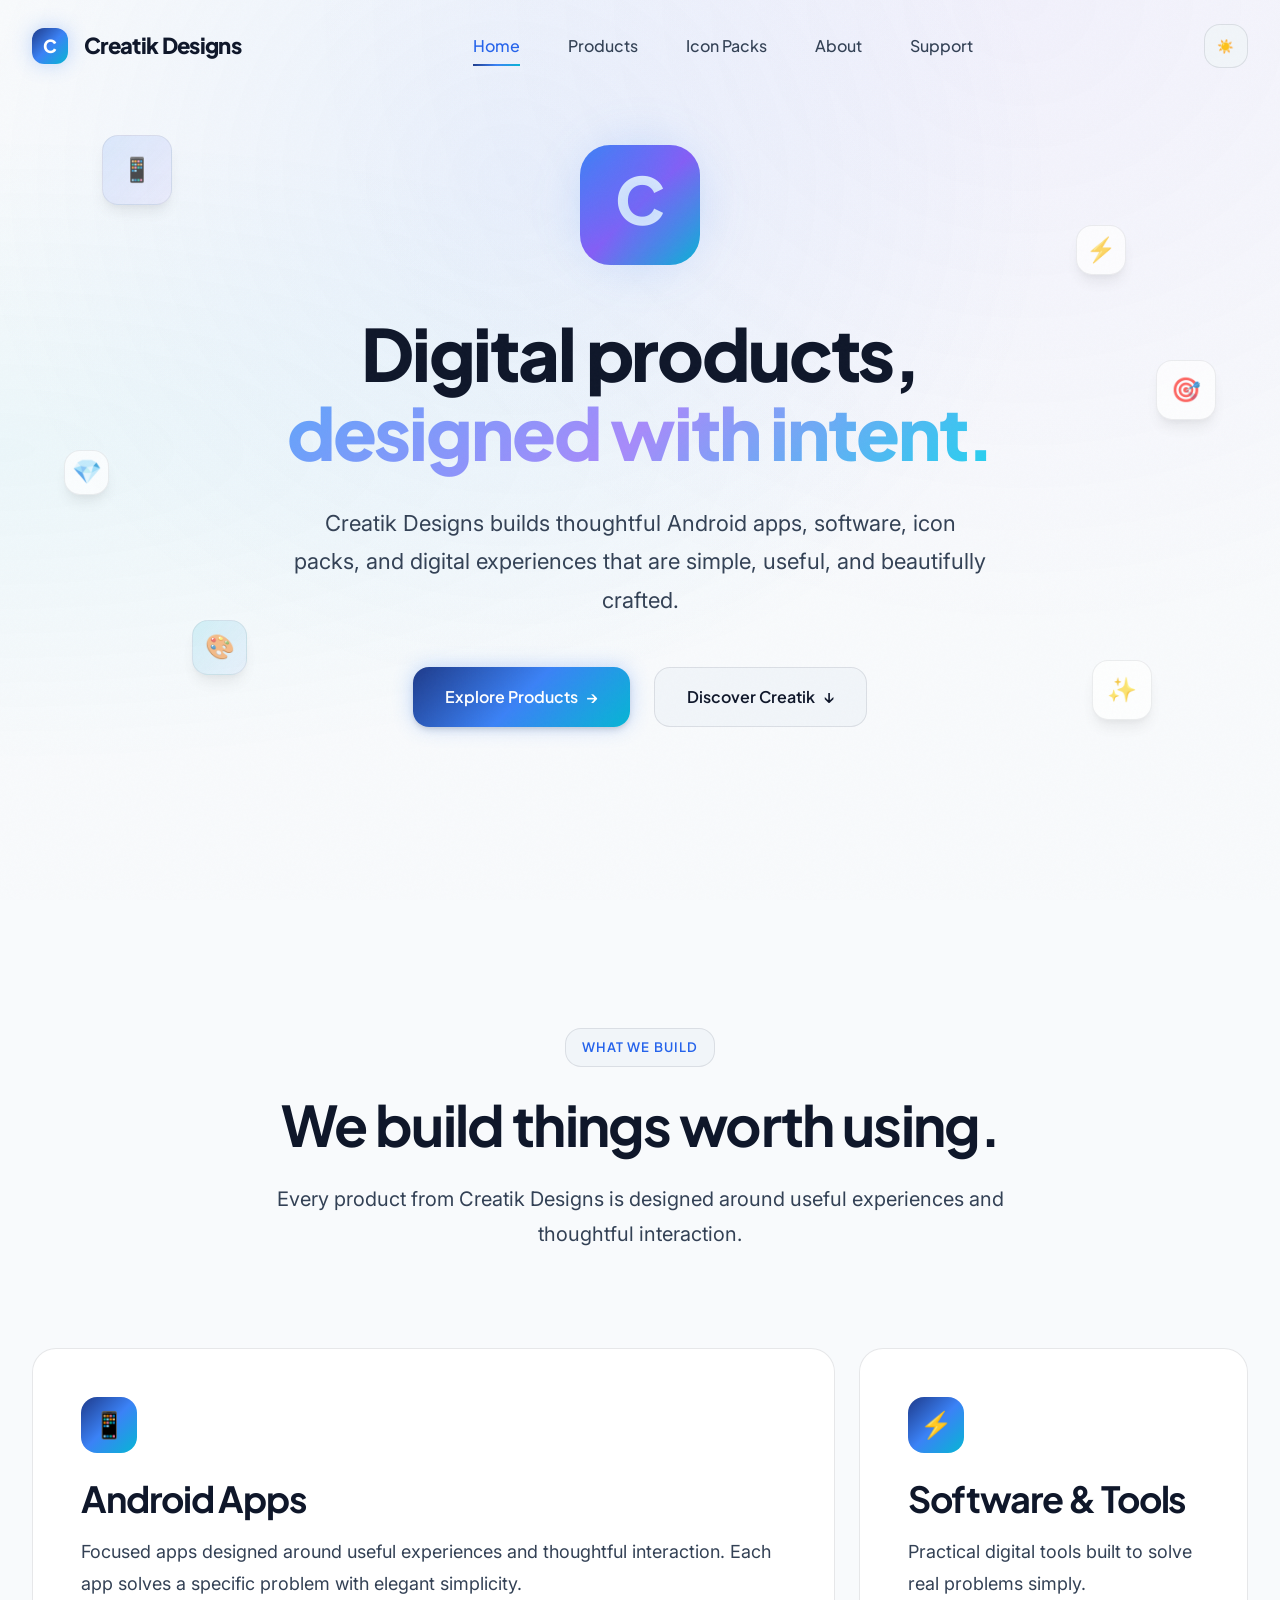
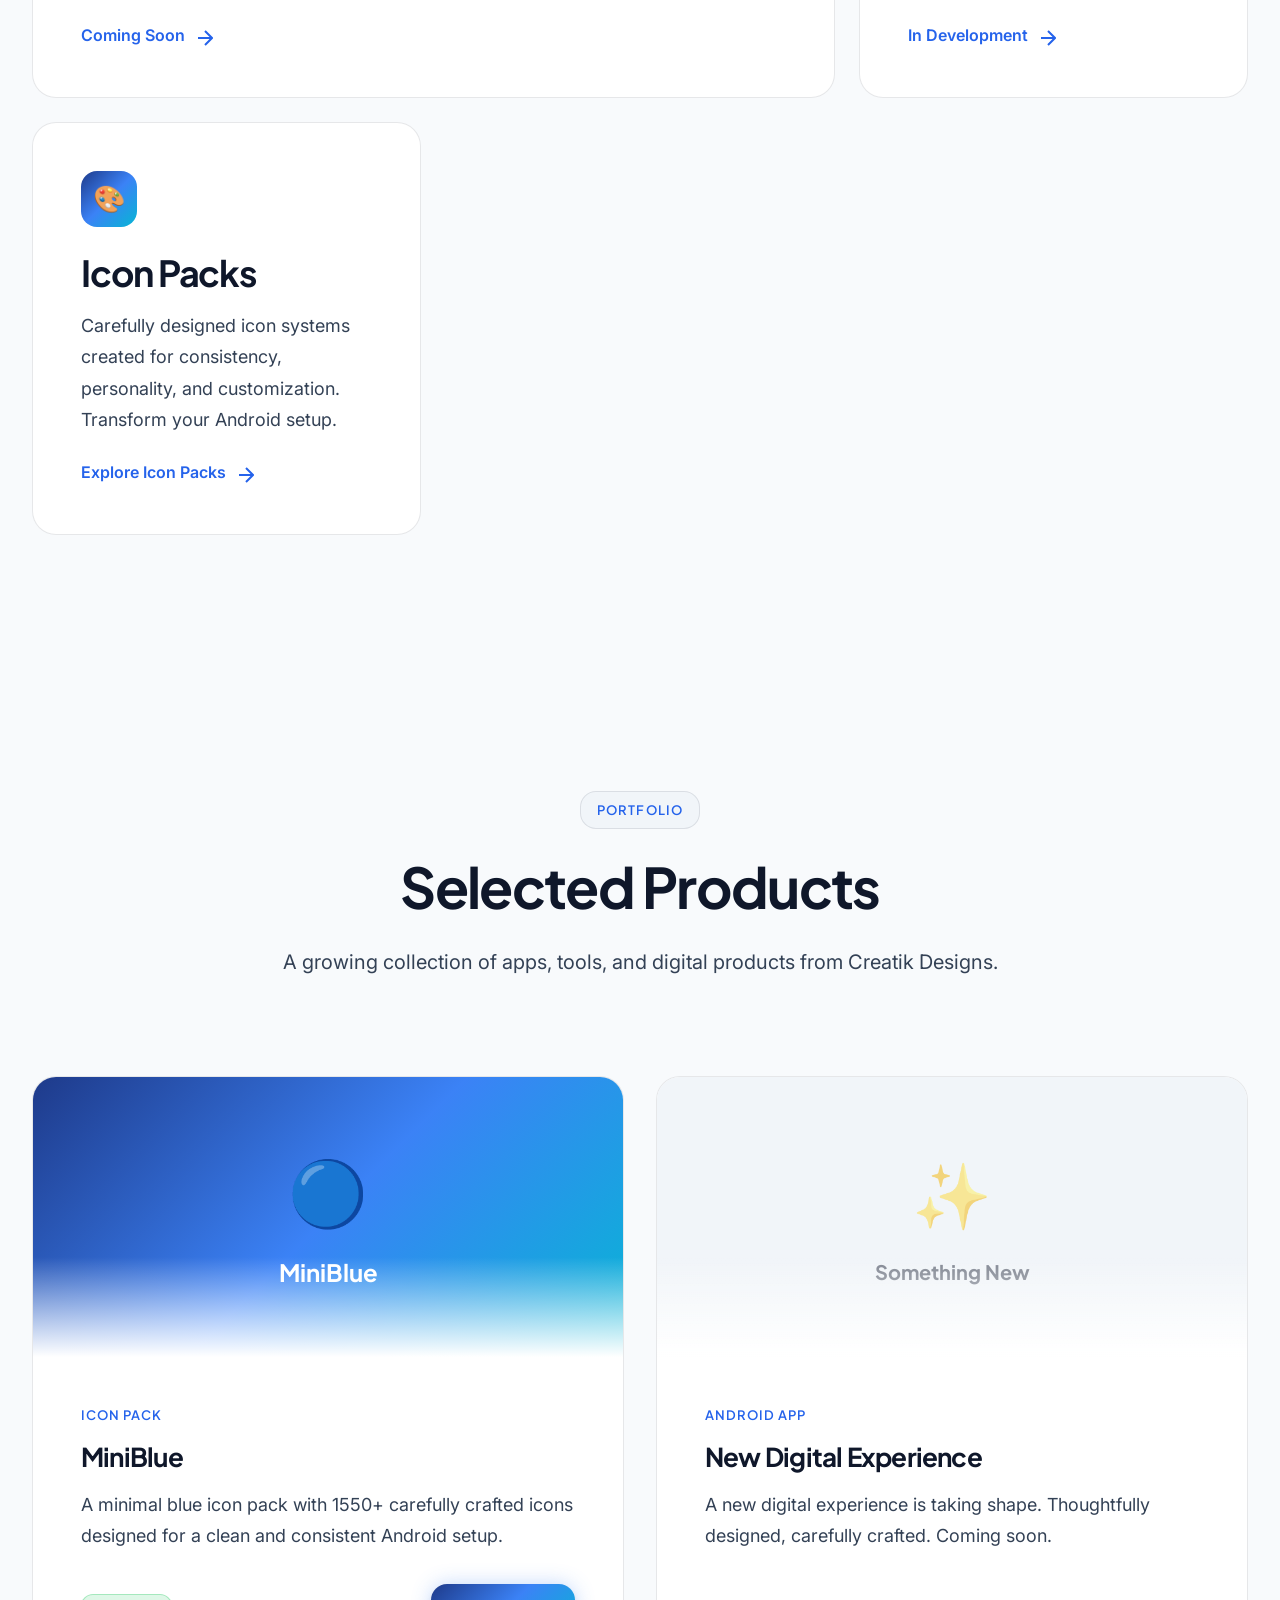
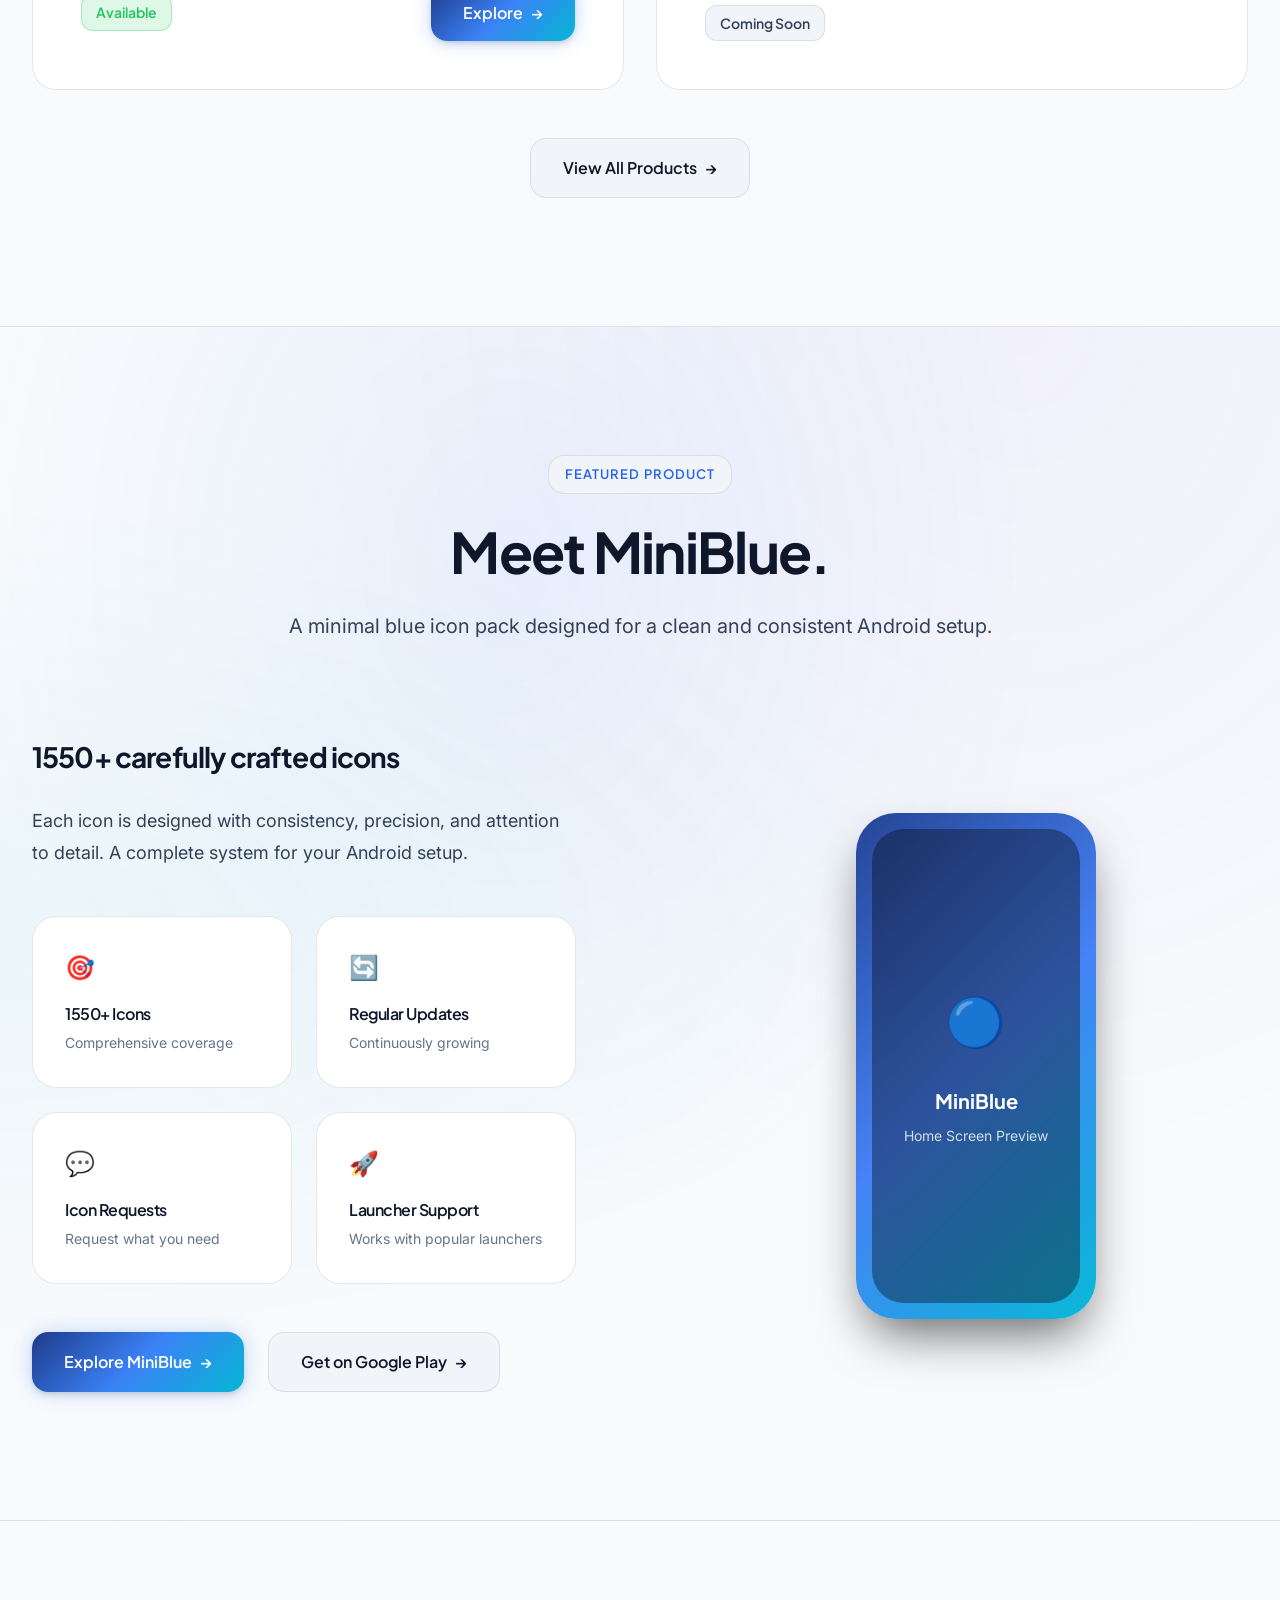
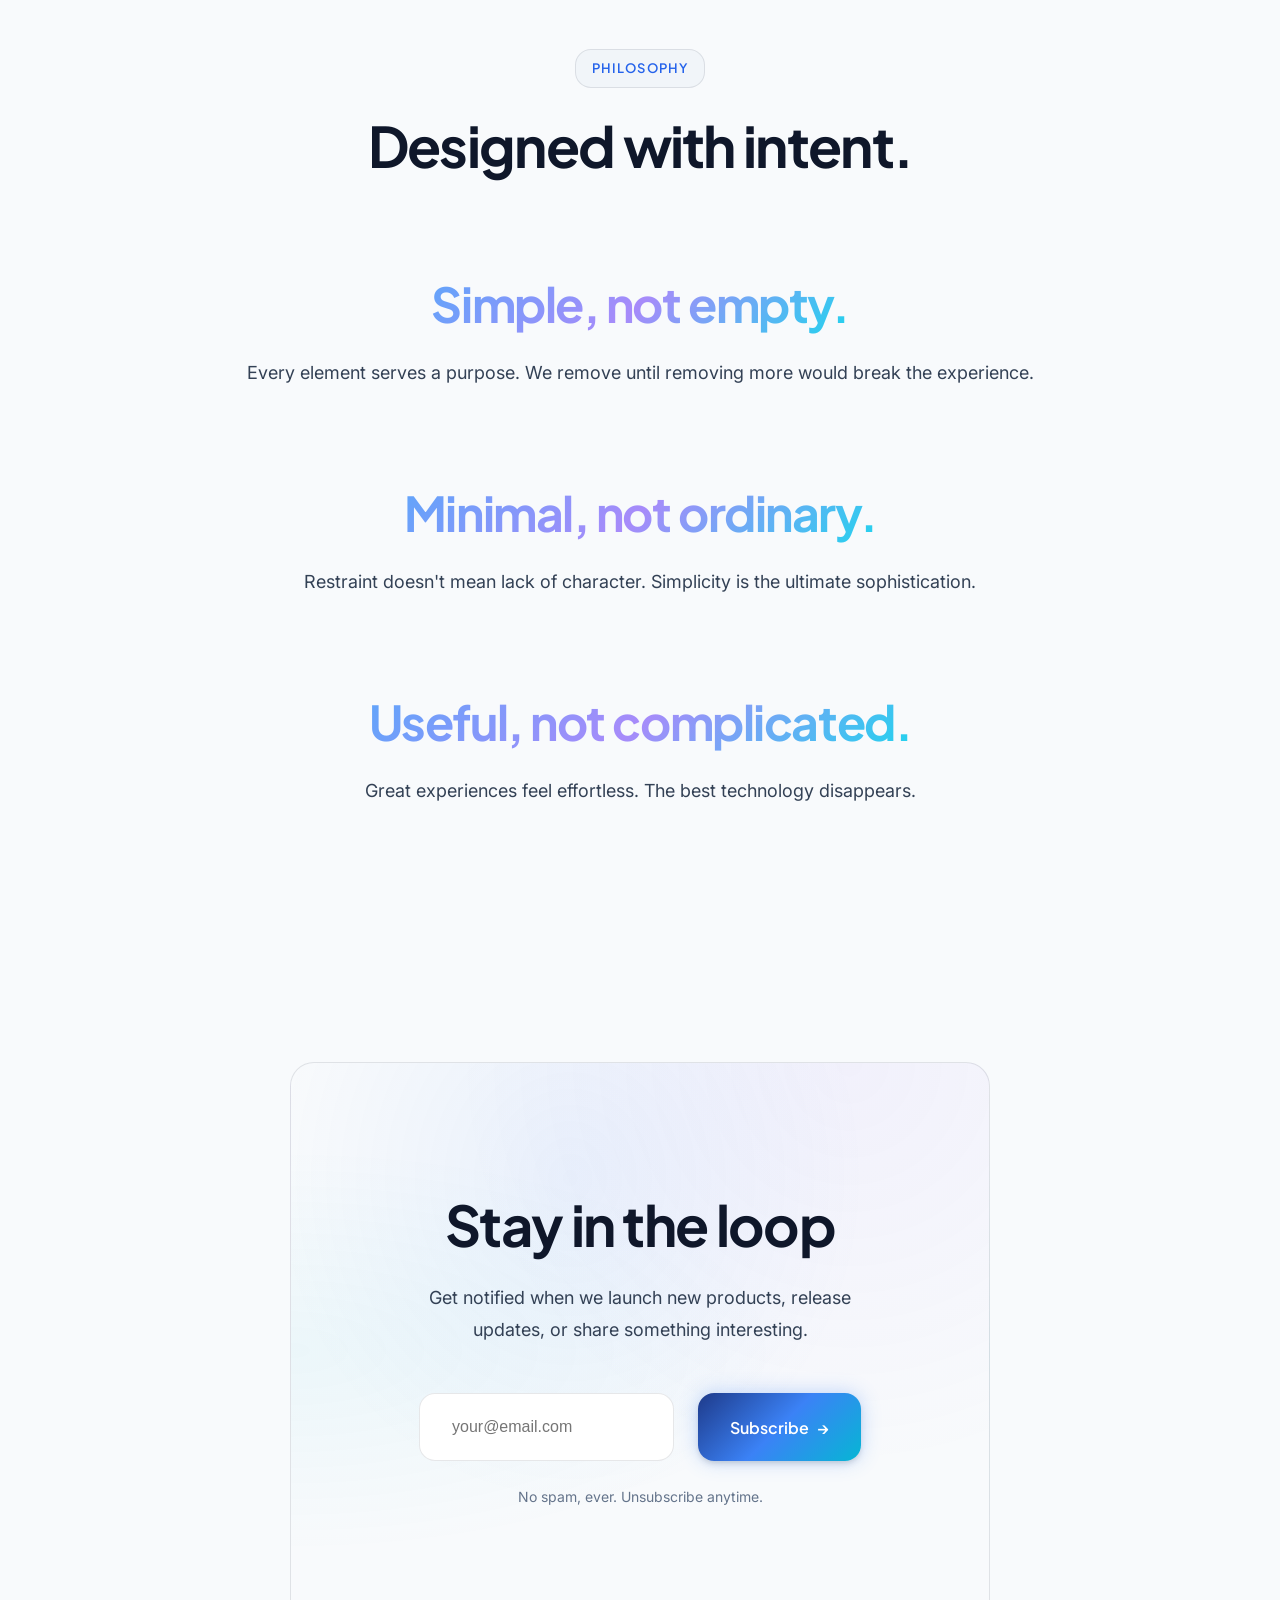
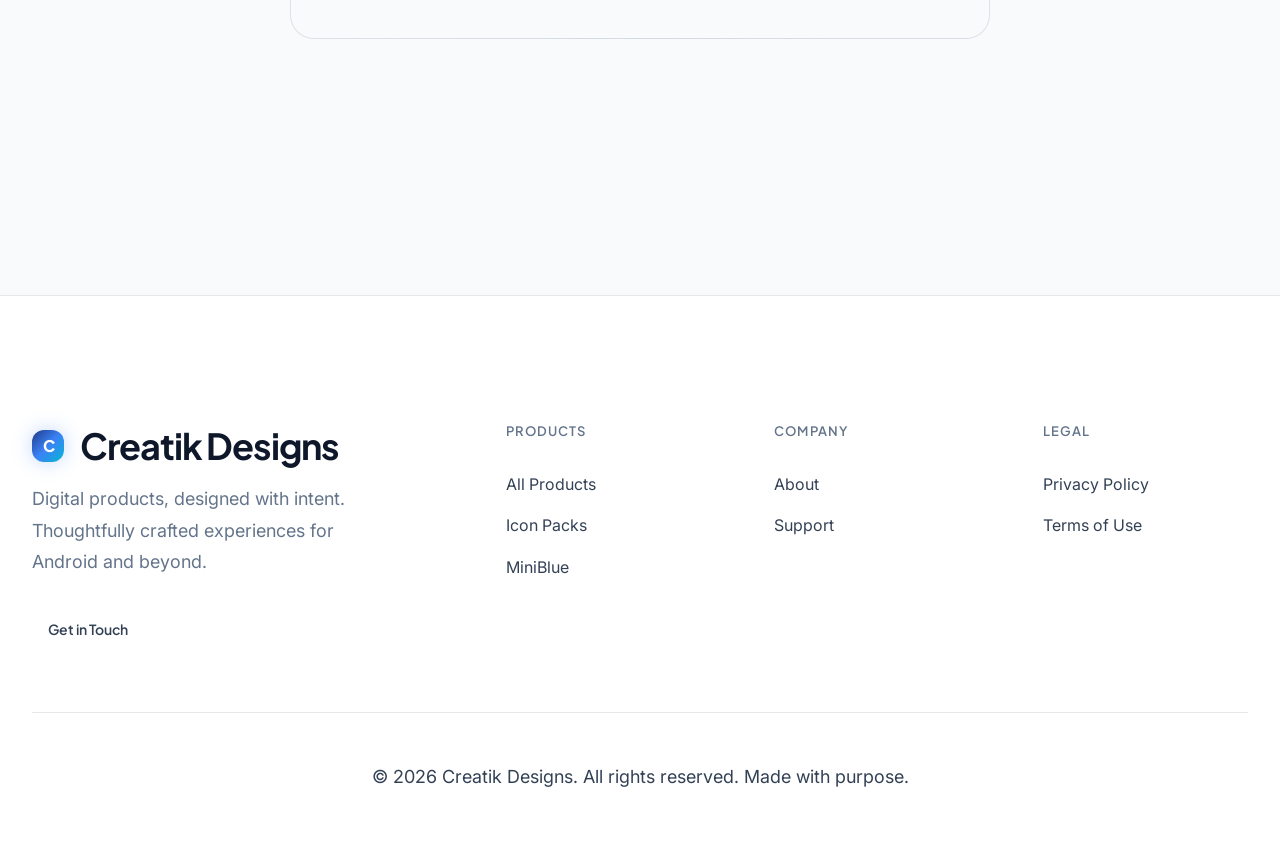
<file: index.html>
<!DOCTYPE html>
<html lang="en" data-theme="dark">
<head>
  <!-- ===============================================
       CREATIK DESIGNS - HOME PAGE

       यह मुख्य (Home) पेज है। यहां आप:
       - ब्रांड का परिचय दें
       - हीरो सेक्शन में मुख्य संदेश डालें
       - प्रोडक्ट्स को शोकेस करें
       - न्यूज़लेटर सब्सक्राइब करने के लिए कहें

       🔧 CHANGES करने के लिए इन जगहों को ढूंढें:
       1. <title> - ब्राउज़र टैब में दिखने वाला नाम
       2. Meta descriptions - Google में दिखने वाली जानकारी
       3. og:image - Social media पर शेयर करते समय दिखने वाली image
       =============================================== -->
  <meta charset="UTF-8">
  <meta name="viewport" content="width=device-width, initial-scale=1.0">
  <!-- यह title पेज का नाम है - Google में भी यही दिखता है -->
  <title>Creatik Designs — Digital Products, Apps, Software & Icon Packs</title>
  <!-- यह description Google में search results में दिखता है -->
  <meta name="description" content="Creatik Designs creates thoughtful Android apps, software, icon packs, and digital experiences that are simple, useful, and beautifully crafted.">

  <!-- Open Graph - जब आप Facebook/Twitter पर link share करते हो -->
  <meta property="og:title" content="Creatik Designs — Digital Products, Apps, Software & Icon Packs">
  <meta property="og:description" content="We design useful digital experiences with thoughtful details.">
  <meta property="og:type" content="website">
  <meta property="og:url" content="https://creatikdesigns.com/">
  <!-- og:image - Social media पर दिखने वाली image। अपनी image का URL यहां रखें -->
  <meta property="og:image" content="https://creatikdesigns.com/og-image.png">

  <!-- Twitter - जब आप Twitter पर link share करते हो -->
  <meta name="twitter:card" content="summary_large_image">
  <meta name="twitter:title" content="Creatik Designs — Digital Products, Apps, Software & Icon Packs">
  <meta name="twitter:description" content="We design useful digital experiences with thoughtful details.">

  <!-- Canonical - Google को बताता है कि यह मुख्य पेज है -->
  <link rel="canonical" href="https://creatikdesigns.com/">

  <!-- Stylesheets - CSS files जो पेज को styling देती हैं -->
  <link rel="stylesheet" href="assets/css/design-system.css">
  <link rel="stylesheet" href="assets/css/components.css">

  <!-- Favicon - ब्राउज़र टैब में दिखने वाला छोटा icon -->
  <link rel="icon" type="image/svg+xml" href="data:image/svg+xml,%3Csvg xmlns='http://www.w3.org/2000/svg' viewBox='0 0 100 100'%3E%3Cdefs%3E%3ClinearGradient id='grad' x1='0%25' y1='0%25' x2='100%25' y2='100%25'%3E%3Cstop offset='0%25' stop-color='%233b82f6'/%3E%3Cstop offset='100%25' stop-color='%238b5cf6'/%3E%3C/linearGradient%3E%3C/defs%3E%3Crect width='100' height='100' rx='20' fill='url(%23grad)'/%3E%3Ctext x='50' y='68' font-family='Arial' font-size='55' font-weight='bold' fill='white' text-anchor='middle'%3EC%3C/text%3E%3C/svg%3E">
  <style>
    /* Mobile responsive fixes for Home page */
    .home-two-col-grid {
      display: grid;
      grid-template-columns: 1fr 1fr;
      gap: var(--space-4xl);
      align-items: center;
    }

    @media (max-width: 768px) {
      .home-two-col-grid {
        grid-template-columns: 1fr;
        gap: var(--space-2xl);
      }

      .home-two-col-grid > * {
        order: unset !important;
      }

      .home-two-col-grid .device-mockup {
        max-width: 240px;
        margin: 0 auto;
      }
    }
  </style>
</head>
<body>

  <!-- ===============================================
       NAVIGATION BAR (नेविगेशन बार)

       ⚠️ CROSS-REFERENCE - YAHAN CHANGE KIYA TO YE FILES BHI DEKHO:
       - products.html (lines 16-28): Same navbar hai
       - about.html (lines 16-28): Same navbar hai
       - support.html (lines 16-28): Same navbar hai
       - icon-packs.html (lines 16-28): Same navbar hai
       - miniblue.html (lines 16-28): Same navbar hai

       YE SAB FILES EK HI NAVBAR SHARE KARTI HAI!
       Agar menu item add/remove karo to SAARI FILES me karo.

       🔧 LOGO:
       - <div class="logo-mark">C</div> - यह 'C' अक्षर है
       - Creatik Designs - यह company का नाम है
       - ⚠️ SAARI FILES me same logo hona chahiye

       🔧 MENU LINKS (मेनू लिंक):
       - हर <li><a> एक menu item है
       - href="page.html" - यह link का address है
       - Text बदलने के लिए <a> tags के बीच का text बदलें
       - ⚠️ SAARI HTML FILES me same menu structure rakho

       ⚠️ DON'T CHANGE (मत छुएं):
       - Theme toggle button - यह dark/light mode switch करता है
       - Mobile menu toggle - यह mobile पर menu open करता है
       - CSS classes - ये styling के लिए हैं
       =============================================== -->
  <nav class="navbar">
    <div class="container">
      <!-- LOGO और BRAND NAME (यहां अपना logo/name बदलें) -->
      <!-- ⚠️ YE LOGO SAARI HTML FILES ME SAME HAI -->
      <a href="index.html" class="navbar-brand">
        <div class="logo-mark">C</div> <!-- 🔧 Logo अक्षर यहां बदलें -->
        Creatik Designs <!-- 🔧 Company का नाम यहां बदलें -->
      </a>

      <!-- DESKTOP MENU (डेस्कटॉप मेनू) -->
      <!-- ⚠️ YE MENU SAARI HTML FILES ME SAME HAI -->
      <ul class="navbar-nav">
        <!-- 🔧 हर menu item यहां है। Text बदल सकते हो, href बदल सकते हो -->
        <li><a href="index.html" class="active">Home</a></li>
        <li><a href="products.html">Products</a></li>
        <li><a href="icon-packs.html">Icon Packs</a></li>
        <li><a href="about.html">About</a></li>
        <li><a href="support.html">Support</a></li>
      </ul>

      <!-- ⚠️ DON'T TOUCH - Theme और Mobile Menu Buttons (मत छुएं) -->
      <div class="navbar-actions">
        <button id="theme-toggle" class="theme-toggle" aria-label="Toggle theme">
          <span class="icon sun-icon">☀️</span>
          <span class="icon moon-icon">🌙</span>
        </button>
        <button id="mobile-menu-toggle" class="mobile-menu-toggle" aria-label="Open menu">
          <div class="menu-icon">
            <span></span>
            <span></span>
            <span></span>
          </div>
        </button>
      </div>
    </div>
  </nav>

  <!-- ===============================================
       MOBILE MENU (मोबाइल मेनू)

       ⚠️ CROSS-REFERENCE - AGAR DESKTOP MENU (upar) BADLA:
       TO YE MENU BHI BADLEIN Kyonki dono same links honi chahiye!

       FILES JAHAN NAVBAR HAI:
       - products.html
       - about.html
       - support.html
       - icon-packs.html
       - miniblue.html

       ⚠️ DON'T CHANGE THIS SECTION (यह सेक्शन मत छुएं)
       यह automatically काम करता है JavaScript से।

       अगर menu items बदलने हैं तो ऊपर के Desktop Menu
       में बदलें, और यहां भी same changes करें।
       =============================================== -->
  <div id="mobile-overlay" class="mobile-overlay"></div>
  <div id="mobile-menu" class="mobile-menu">
    <button id="mobile-menu-close" class="mobile-menu-close" aria-label="Close menu">
      <svg width="24" height="24" fill="none" stroke="currentColor" stroke-width="2">
        <line x1="18" y1="6" x2="6" y2="18"></line>
        <line x1="6" y1="6" x2="18" y2="18"></line>
      </svg>
    </button>
    <!-- 🔧 Mobile menu items - Desktop menu के साथ match होने चाहिए -->
    <ul class="mobile-menu-nav">
      <li><a href="index.html">Home</a></li>
      <li><a href="products.html">Products</a></li>
      <li><a href="icon-packs.html">Icon Packs</a></li>
      <li><a href="about.html">About</a></li>
      <li><a href="support.html">Support</a></li>
    </ul>
  </div>

  <!-- ===============================================
       HERO SECTION (मुख्य पहला सेक्शन)

       यह पेज का सबसे महत्वपूर्ण हिस्सा है।
       जब कोई पहली बार आपकी website खोलता है तो यह दिखता है।

       🔧 WHAT TO CHANGE (क्या बदलें):
       1. Main Heading (मुख्य शीर्षक) - बड़ा text
       2. Description (विवरण) - छोटा paragraph
       3. Button Text और Links
       4. Floating Icons (तैरते हुए icons)

       💡 BRAND MARK:
       - <div class="brand-mark"> में logo है
       - SVG में 'C' अक्षर बदल सकते हो

       ⚠️ DON'T CHANGE:
       - CSS classes
       - SVG structure (सिर्फ text बदलें)
       - Container divs
       =============================================== -->
  <section class="hero">
    <!-- Floating Icons Background (पीछे तैरते हुए icons) -->
    <!-- 🔧 इन emojis को बदल सकते हो अपने brand के अनुसार -->
    <div class="hero-visual-container">
      <div class="floating-icon">📱</div> <!-- 🔧 Icon 1 -->
      <div class="floating-icon">⚡</div> <!-- 🔧 Icon 2 -->
      <div class="floating-icon">🎨</div> <!-- 🔧 Icon 3 -->
      <div class="floating-icon">✨</div> <!-- 🔧 Icon 4 -->
      <div class="floating-icon">💎</div> <!-- 🔧 Icon 5 -->
      <div class="floating-icon">🎯</div> <!-- 🔧 Icon 6 -->
    </div>

    <div class="container">
      <div class="hero-content">
        <!-- BRAND MARK (Logo) -->
        <!-- 🔧 नीचे SVG में 'C' को अपना logo अक्षर से बदलें -->
        <div class="brand-mark">
          <div class="glow"></div>
          <svg viewBox="0 0 120 120" fill="none" xmlns="http://www.w3.org/2000/svg">
            <defs>
              <linearGradient id="heroGrad" x1="0%" y1="0%" x2="100%" y2="100%">
                <stop offset="0%" stop-color="#3b82f6"/>
                <stop offset="50%" stop-color="#8b5cf6"/>
                <stop offset="100%" stop-color="#06b6d4"/>
              </linearGradient>
            </defs>
            <rect width="120" height="120" rx="30" fill="url(#heroGrad)"/>
            <!-- 🔧 यहां 'C' को बदलें अपने logo अक्षर से -->
            <text x="60" y="80" font-family="'Plus Jakarta Sans', Arial" font-size="65" font-weight="800" fill="white" text-anchor="middle">C</text>
          </svg>
        </div>

        <!-- MAIN HEADING (मुख्य शीर्षक) -->
        <!-- 🔧 यह बड़ा heading है - अपना main message यहां लिखें -->
        <h1 class="hero-title">
          Digital products,<br>
          <span class="gradient-text">designed with intent.</span> <!-- 🔧 यह colorful text है -->
        </h1>

        <!-- DESCRIPTION (विवरण) -->
        <!-- 🔧 अपने business के बारे में छोटा विवरण यहां लिखें -->
        <p class="hero-description">
          Creatik Designs builds thoughtful Android apps, software, icon packs, and digital experiences that are simple, useful, and beautifully crafted.
        </p>

        <!-- CTA BUTTONS (Call-to-Action बटन्स) -->
        <!-- 🔧 इन buttons के text और links बदल सकते हो -->
        <div class="hero-actions">
          <!-- Primary Button (मुख्य बटन) -->
          <a href="products.html" class="btn btn-primary magnetic">
            Explore Products <!-- 🔧 Button text यहां बदलें -->
            <span class="arrow">→</span>
          </a>
          <!-- Secondary Button (दूसरा बटन) -->
          <a href="#discover" class="btn btn-secondary magnetic">
            Discover Creatik <!-- 🔧 Button text यहां बदलें -->
            <span class="arrow">↓</span>
          </a>
        </div>
      </div>
    </div>
  </section>

  <!-- ===============================================
       BRAND INTRO SECTION (ब्रांड परिचय सेक्शन)

       यहां आप अपने products की categories दिखाते हो।

       🔧 WHAT TO CHANGE:
       1. Section Heading और Description
       2. हर category card का content
       3. Icons (emojis)
       4. Links

       💡 हर CARD में:
       - Icon (emoji)
       - Heading (शीर्षक)
       - Description (विवरण)
       - Status/Link

       ⚠️ DON'T CHANGE:
       - Grid structure
       - CSS classes
       =============================================== -->
  <section id="discover">
    <div class="container">
      <!-- Section Header (सेक्शन हेडर) -->
      <div class="section-header reveal">
        <!-- 🔧 Label बदल सकते हो -->
        <span class="section-label">What We Build</span>
        <!-- 🔧 Main title यहां बदलें -->
        <h2 class="section-title">We build things worth using.</h2>
        <!-- 🔧 Description यहां बदलें -->
        <p class="section-description">
          Every product from Creatik Designs is designed around useful experiences and thoughtful interaction.
        </p>
      </div>

      <!-- Products Categories Grid -->
      <div class="bento-grid reveal-stagger">

        <!-- CATEGORY CARD 1: Android Apps -->
        <!-- 🔧 इस पूरे card को customize करें -->
        <div class="card bento-item category-card">
          <div class="card-icon">📱</div> <!-- 🔧 Icon बदलें -->
          <h3>Android Apps</h3> <!-- 🔧 Category नाम बदलें -->
          <!-- 🔧 Description बदलें -->
          <p>Focused apps designed around useful experiences and thoughtful interaction. Each app solves a specific problem with elegant simplicity.</p>
          <!-- 🔧 Status text बदलें -->
          <span class="arrow">
            Coming Soon
            <svg width="20" height="20" fill="none" stroke="currentColor" stroke-width="2">
              <line x1="5" y1="12" x2="19" y2="12"></line>
              <polyline points="12 5 19 12 12 19"></polyline>
            </svg>
          </span>
        </div>

        <!-- CATEGORY CARD 2: Software & Tools -->
        <!-- 🔧 इस card को भी customize करें -->
        <div class="card bento-item category-card">
          <div class="card-icon">⚡</div> <!-- 🔧 Icon बदलें -->
          <h3>Software & Tools</h3> <!-- 🔧 Category नाम बदलें -->
          <!-- 🔧 Description बदलें -->
          <p>Practical digital tools built to solve real problems simply.</p>
          <!-- 🔧 Status text बदलें -->
          <span class="arrow">
            In Development
            <svg width="20" height="20" fill="none" stroke="currentColor" stroke-width="2">
              <line x1="5" y1="12" x2="19" y2="12"></line>
              <polyline points="12 5 19 12 12 19"></polyline>
            </svg>
          </span>
        </div>

        <!-- CATEGORY CARD 3: Icon Packs (Clickable Link) -->
        <!-- 🔧 यह clickable card है - href बदल सकते हो -->
        <a href="icon-packs.html" class="card bento-item category-card" style="text-decoration: none; color: inherit;">
          <div class="card-icon">🎨</div> <!-- 🔧 Icon बदलें -->
          <h3>Icon Packs</h3> <!-- 🔧 Category नाम बदलें -->
          <!-- 🔧 Description बदलें -->
          <p>Carefully designed icon systems created for consistency, personality, and customization. Transform your Android setup.</p>
          <!-- 🔧 Link text बदलें -->
          <span class="arrow">
            Explore Icon Packs
            <svg width="20" height="20" fill="none" stroke="currentColor" stroke-width="2">
              <line x1="5" y1="12" x2="19" y2="12"></line>
              <polyline points="12 5 19 12 12 19"></polyline>
            </svg>
          </span>
        </a>
      </div>
    </div>
  </section>

  <!-- Products Section -->
  <section>
    <div class="container">
      <div class="section-header reveal">
        <span class="section-label">Portfolio</span>
        <h2 class="section-title">Selected Products</h2>
        <p class="section-description">
          A growing collection of apps, tools, and digital products from Creatik Designs.
        </p>
      </div>

      <div class="grid grid-2 reveal-stagger">
        <!-- MiniBlue -->
        <div class="product-card">
          <div class="product-card-image">
            <div style="width: 100%; height: 100%; display: flex; align-items: center; justify-content: center; background: linear-gradient(135deg, #1e3a8a 0%, #3b82f6 50%, #06b6d4 100%);">
              <div style="text-align: center; color: white;">
                <div style="font-size: 4rem; margin-bottom: 0.5rem;">🔵</div>
                <div style="font-family: 'Plus Jakarta Sans'; font-weight: 700; font-size: 1.5rem;">MiniBlue</div>
              </div>
            </div>
          </div>
          <div class="product-card-content">
            <span class="product-card-category">Icon Pack</span>
            <h3 class="product-card-title">MiniBlue</h3>
            <p class="product-card-description">
              A minimal blue icon pack with 1550+ carefully crafted icons designed for a clean and consistent Android setup.
            </p>
            <div class="product-card-footer">
              <span class="badge badge-success">Available</span>
              <a href="miniblue.html" class="btn btn-primary magnetic">
                Explore
                <span class="arrow">→</span>
              </a>
            </div>
          </div>
        </div>

        <!-- Future Product Placeholder -->
        <div class="product-card">
          <div class="product-card-image">
            <div style="width: 100%; height: 100%; display: flex; align-items: center; justify-content: center; background: var(--surface-2);">
              <div style="text-align: center; opacity: 0.5;">
                <div style="font-size: 4rem; margin-bottom: 0.5rem;">✨</div>
                <div style="font-family: 'Plus Jakarta Sans'; font-weight: 700; font-size: 1.25rem;">Something New</div>
              </div>
            </div>
          </div>
          <div class="product-card-content">
            <span class="product-card-category">Android App</span>
            <h3 class="product-card-title">New Digital Experience</h3>
            <p class="product-card-description">
              A new digital experience is taking shape. Thoughtfully designed, carefully crafted. Coming soon.
            </p>
            <div class="product-card-footer">
              <span class="badge">Coming Soon</span>
            </div>
          </div>
        </div>
      </div>

      <div class="text-center mt-xl reveal">
        <a href="products.html" class="btn btn-secondary magnetic">
          View All Products
          <span class="arrow">→</span>
        </a>
      </div>
    </div>
  </section>

  <!-- MiniBlue Featured Section -->
  <section class="reveal" style="background: var(--gradient-mesh); border-top: 1px solid var(--border); border-bottom: 1px solid var(--border);">
    <div class="container">
      <div class="section-header">
        <span class="section-label badge-primary">Featured Product</span>
        <h2 class="section-title">Meet MiniBlue.</h2>
        <p class="section-description">
          A minimal blue icon pack designed for a clean and consistent Android setup.
        </p>
      </div>

      <div class="home-two-col-grid">
        <div class="device-mockup" style="order: 2;">
          <div style="width: 100%; max-width: 320px; margin: 0 auto; aspect-ratio: 9/19; background: linear-gradient(135deg, #1e3a8a, #3b82f6, #06b6d4); border-radius: 2.5rem; padding: 1rem; box-shadow: var(--shadow-2xl); position: relative;">
            <div style="position: absolute; inset: 0; border-radius: 2.5rem; background: var(--gradient-text); opacity: 0.1;"></div>
            <div style="width: 100%; height: 100%; background: rgba(10, 14, 26, 0.4); border-radius: 2rem; display: flex; flex-direction: column; align-items: center; justify-content: center; color: white; padding: var(--space-lg); backdrop-filter: blur(10px);">
              <div style="font-size: 3rem; margin-bottom: var(--space-md);">🔵</div>
              <div style="font-family: 'Plus Jakarta Sans'; font-weight: 700; font-size: 1.25rem; margin-bottom: var(--space-xs);">MiniBlue</div>
              <div style="font-size: 0.875rem; opacity: 0.8;">Home Screen Preview</div>
            </div>
          </div>
        </div>

        <div style="order: 1;">
          <h3 style="margin-bottom: var(--space-lg); font-size: 1.75rem;">1550+ carefully crafted icons</h3>
          <p style="color: var(--text-secondary); margin-bottom: var(--space-xl); font-size: 1.125rem;">
            Each icon is designed with consistency, precision, and attention to detail. A complete system for your Android setup.
          </p>

          <div class="grid" style="grid-template-columns: repeat(2, 1fr); gap: var(--space-md); margin-bottom: var(--space-xl);">
            <div class="card" style="padding: var(--space-lg); background: var(--surface);">
              <div style="font-size: 1.5rem; margin-bottom: var(--space-sm);">🎯</div>
              <h4 style="font-size: 1rem; margin-bottom: var(--space-xs);">1550+ Icons</h4>
              <p style="font-size: 0.875rem; color: var(--text-muted); margin: 0;">Comprehensive coverage</p>
            </div>

            <div class="card" style="padding: var(--space-lg); background: var(--surface);">
              <div style="font-size: 1.5rem; margin-bottom: var(--space-sm);">🔄</div>
              <h4 style="font-size: 1rem; margin-bottom: var(--space-xs);">Regular Updates</h4>
              <p style="font-size: 0.875rem; color: var(--text-muted); margin: 0;">Continuously growing</p>
            </div>

            <div class="card" style="padding: var(--space-lg); background: var(--surface);">
              <div style="font-size: 1.5rem; margin-bottom: var(--space-sm);">💬</div>
              <h4 style="font-size: 1rem; margin-bottom: var(--space-xs);">Icon Requests</h4>
              <p style="font-size: 0.875rem; color: var(--text-muted); margin: 0;">Request what you need</p>
            </div>

            <div class="card" style="padding: var(--space-lg); background: var(--surface);">
              <div style="font-size: 1.5rem; margin-bottom: var(--space-sm);">🚀</div>
              <h4 style="font-size: 1rem; margin-bottom: var(--space-xs);">Launcher Support</h4>
              <p style="font-size: 0.875rem; color: var(--text-muted); margin: 0;">Works with popular launchers</p>
            </div>
          </div>

          <div style="display: flex; gap: var(--space-md); flex-wrap: wrap;">
            <a href="miniblue.html" class="btn btn-primary magnetic">
              Explore MiniBlue
              <span class="arrow">→</span>
            </a>
            <a href="#" class="btn btn-secondary magnetic">
              Get on Google Play
              <span class="arrow">→</span>
            </a>
          </div>
        </div>
      </div>
    </div>
  </section>

  <!-- Design Philosophy Section -->
  <section>
    <div class="container text-center">
      <div class="section-header reveal">
        <span class="section-label">Philosophy</span>
        <h2 class="section-title">Designed with intent.</h2>
      </div>

      <div style="max-width: 800px; margin: 0 auto; display: flex; flex-direction: column; gap: var(--space-3xl);">
        <div class="reveal">
          <h3 style="font-size: clamp(2rem, 4vw, 3rem); margin-bottom: var(--space-md);">
            <span class="gradient-text">Simple, not empty.</span>
          </h3>
          <p style="font-size: 1.125rem;">Every element serves a purpose. We remove until removing more would break the experience.</p>
        </div>

        <div class="reveal">
          <h3 style="font-size: clamp(2rem, 4vw, 3rem); margin-bottom: var(--space-md);">
            <span class="gradient-text">Minimal, not ordinary.</span>
          </h3>
          <p style="font-size: 1.125rem;">Restraint doesn't mean lack of character. Simplicity is the ultimate sophistication.</p>
        </div>

        <div class="reveal">
          <h3 style="font-size: clamp(2rem, 4vw, 3rem); margin-bottom: var(--space-md);">
            <span class="gradient-text">Useful, not complicated.</span>
          </h3>
          <p style="font-size: 1.125rem;">Great experiences feel effortless. The best technology disappears.</p>
        </div>
      </div>
    </div>
  </section>

  <!-- ===============================================
       NEWSLETTER SECTION (न्यूज़लेटर सब्सक्रिप्शन)

       ⚠️ CROSS-REFERENCE - YEH NEWSLETTER BHI YAHAN HAI:
       - products.html (lines 214-229): Same newsletter section
       - icon-packs.html: Alag version hai
       - miniblue.html: Alag version hai

       Ye tab similar dikhta hai but text alag hota hai.
       Agar overall look same rakhna ho to SAARI files me
       same heading/description use karein.

       यहां visitors अपना email डालकर subscribe कर सकते हैं।

       🔧 WHAT TO CHANGE:
       1. Heading और description text
       2. Email input placeholder
       3. Button text
       4. Form action (जहां email भेजना है)

       📧 EMAIL SETUP:
       - अभी form सिर्फ alert दिखाता है
       - Real email service के लिए action में API endpoint डालें
       - या Mailchimp/ConvertKit जैसी service use करें
       - ⚠️ AGAR MAILCHIMP USE KARO TO products.html me bhi
         same form action dena padega

       ⚠️ DON'T CHANGE:
       - Form structure
       - Input/button styling classes
       =============================================== -->
  <section class="reveal">
    <div class="container text-center">
      <div class="card" style="padding: var(--space-4xl); max-width: 700px; margin: 0 auto; background: var(--gradient-mesh); border: 1px solid var(--border);">
        <!-- 🔧 Main heading बदलें -->
        <h2 style="margin-bottom: var(--space-md);">Stay in the loop</h2>
        <!-- 🔧 Description text बदलें -->
        <p style="color: var(--text-secondary); margin-bottom: var(--space-xl); font-size: 1.125rem;">
          Get notified when we launch new products, release updates, or share something interesting.
        </p>
        <!-- NEWSLETTER FORM -->
        <!-- 🔧 onsubmit में अपना email handling code डालें -->
        <form style="display: flex; gap: var(--space-md); justify-content: center; flex-wrap: wrap;" onsubmit="event.preventDefault(); alert('Thank you! We\'ll keep you updated.');">
          <!-- 🔧 Email input placeholder बदल सकते हो -->
          <input type="email" placeholder="your@email.com" required style="
            flex: 1;
            min-width: 250px;
            max-width: 400px;
            padding: var(--space-md) var(--space-lg);
            background: var(--surface);
            border: 1px solid var(--border);
            border-radius: var(--radius-lg);
            color: var(--text);
            font-size: 1rem;
            outline: none;
            transition: all var(--transition-base);
          ">
          <!-- 🔧 Button text बदलें -->
          <button type="submit" class="btn btn-primary magnetic">
            Subscribe
            <span class="arrow">→</span>
          </button>
        </form>
        <!-- 🔧 Privacy note बदल सकते हो -->
        <p style="font-size: 0.875rem; color: var(--text-muted); margin-top: var(--space-md);">
          No spam, ever. Unsubscribe anytime.
        </p>
      </div>
    </div>
  </section>

  <!-- ===============================================
       FOOTER (फुटर - पेज का आखिरी हिस्सा)

       ⚠️ CROSS-REFERENCE - FOOTER SAARI FILES ME SAME HAI!
       - products.html: Same footer structure
       - about.html: Same footer
       - support.html: Same footer
       - icon-packs.html: Same footer
       - miniblue.html: Same footer

       AGAR FOOTER BADLA TO INME SE HAR EK ME BADLE.

       Ye section सबके नीचे दिखता है।
       इसमें brand info, links, और copyright है।

       🔧 WHAT TO CHANGE:
       1. Company name और tagline
       2. Footer links (हर column में)
       3. Copyright text
       4. Social media links (अगर add करना हो)

       💡 FOOTER STRUCTURE:
       - footer-brand: Company का नाम और description
       - footer-links: हर column एक category है
       - footer-bottom: Copyright notice

       🔧 LINKS UPDATE करने के लिए:
       - हर <a href="..."> का href और text बदल सकते हो
       - नए links add कर सकते हो

       ⚠️ DON'T CHANGE:
       - Grid structure (columns automatic adjust होते हैं)
       - CSS classes
       =============================================== -->
  <footer class="footer">
    <div class="container">
      <div class="footer-content">

        <!-- BRAND SECTION (कंपनी का नाम और विवरण) -->
        <div class="footer-brand">
          <h3>
            <!-- 🔧 Logo mark और company name बदलें -->
            <div class="logo-mark" style="width: 32px; height: 32px; font-size: 1rem;">C</div>
            Creatik Designs
          </h3>
          <!-- 🔧 Company tagline/description बदलें -->
          <p>Digital products, designed with intent. Thoughtfully crafted experiences for Android and beyond.</p>
          <!-- 🔧 Contact/Social buttons यहां add करें -->
          <div style="display: flex; gap: var(--space-sm); margin-top: var(--space-md);">
            <a href="support.html" class="btn btn-ghost" style="padding: 0.5rem 1rem; font-size: 0.875rem;">Get in Touch</a>
          </div>
        </div>

        <!-- PRODUCTS COLUMN (प्रोडक्ट्स के links) -->
        <div class="footer-links">
          <h4>Products</h4> <!-- 🔧 Column heading बदल सकते हो -->
          <ul>
            <!-- 🔧 हर link को बदल/add/remove कर सकते हो -->
            <li><a href="products.html">All Products</a></li>
            <li><a href="icon-packs.html">Icon Packs</a></li>
            <li><a href="miniblue.html">MiniBlue</a></li>
          </ul>
        </div>

        <!-- COMPANY COLUMN (कंपनी के links) -->
        <div class="footer-links">
          <h4>Company</h4> <!-- 🔧 Column heading -->
          <ul>
            <!-- 🔧 Company related links यहां हैं -->
            <li><a href="about.html">About</a></li>
            <li><a href="support.html">Support</a></li>
          </ul>
        </div>

        <!-- LEGAL COLUMN (कानूनी पेज links) -->
        <div class="footer-links">
          <h4>Legal</h4> <!-- 🔧 Column heading -->
          <ul>
            <!-- 🔧 Legal pages के links -->
            <li><a href="privacy.html">Privacy Policy</a></li>
            <li><a href="terms.html">Terms of Use</a></li>
          </ul>
        </div>
      </div>

      <!-- COPYRIGHT (कॉपीराइट नोटिस) -->
      <div class="footer-bottom">
        <!-- 🔧 Copyright text और year बदलें -->
        <p>&copy; 2026 Creatik Designs. All rights reserved. Made with purpose.</p>
      </div>
    </div>
  </footer>

  <!-- Sticky CTA for Mobile -->
  <div class="sticky-cta">
    <a href="products.html" class="btn btn-primary" style="width: 100%;">
      Explore Products
      <span class="arrow">→</span>
    </a>
  </div>

  <script src="assets/js/main.js"></script>
</body>
</html>
</file>
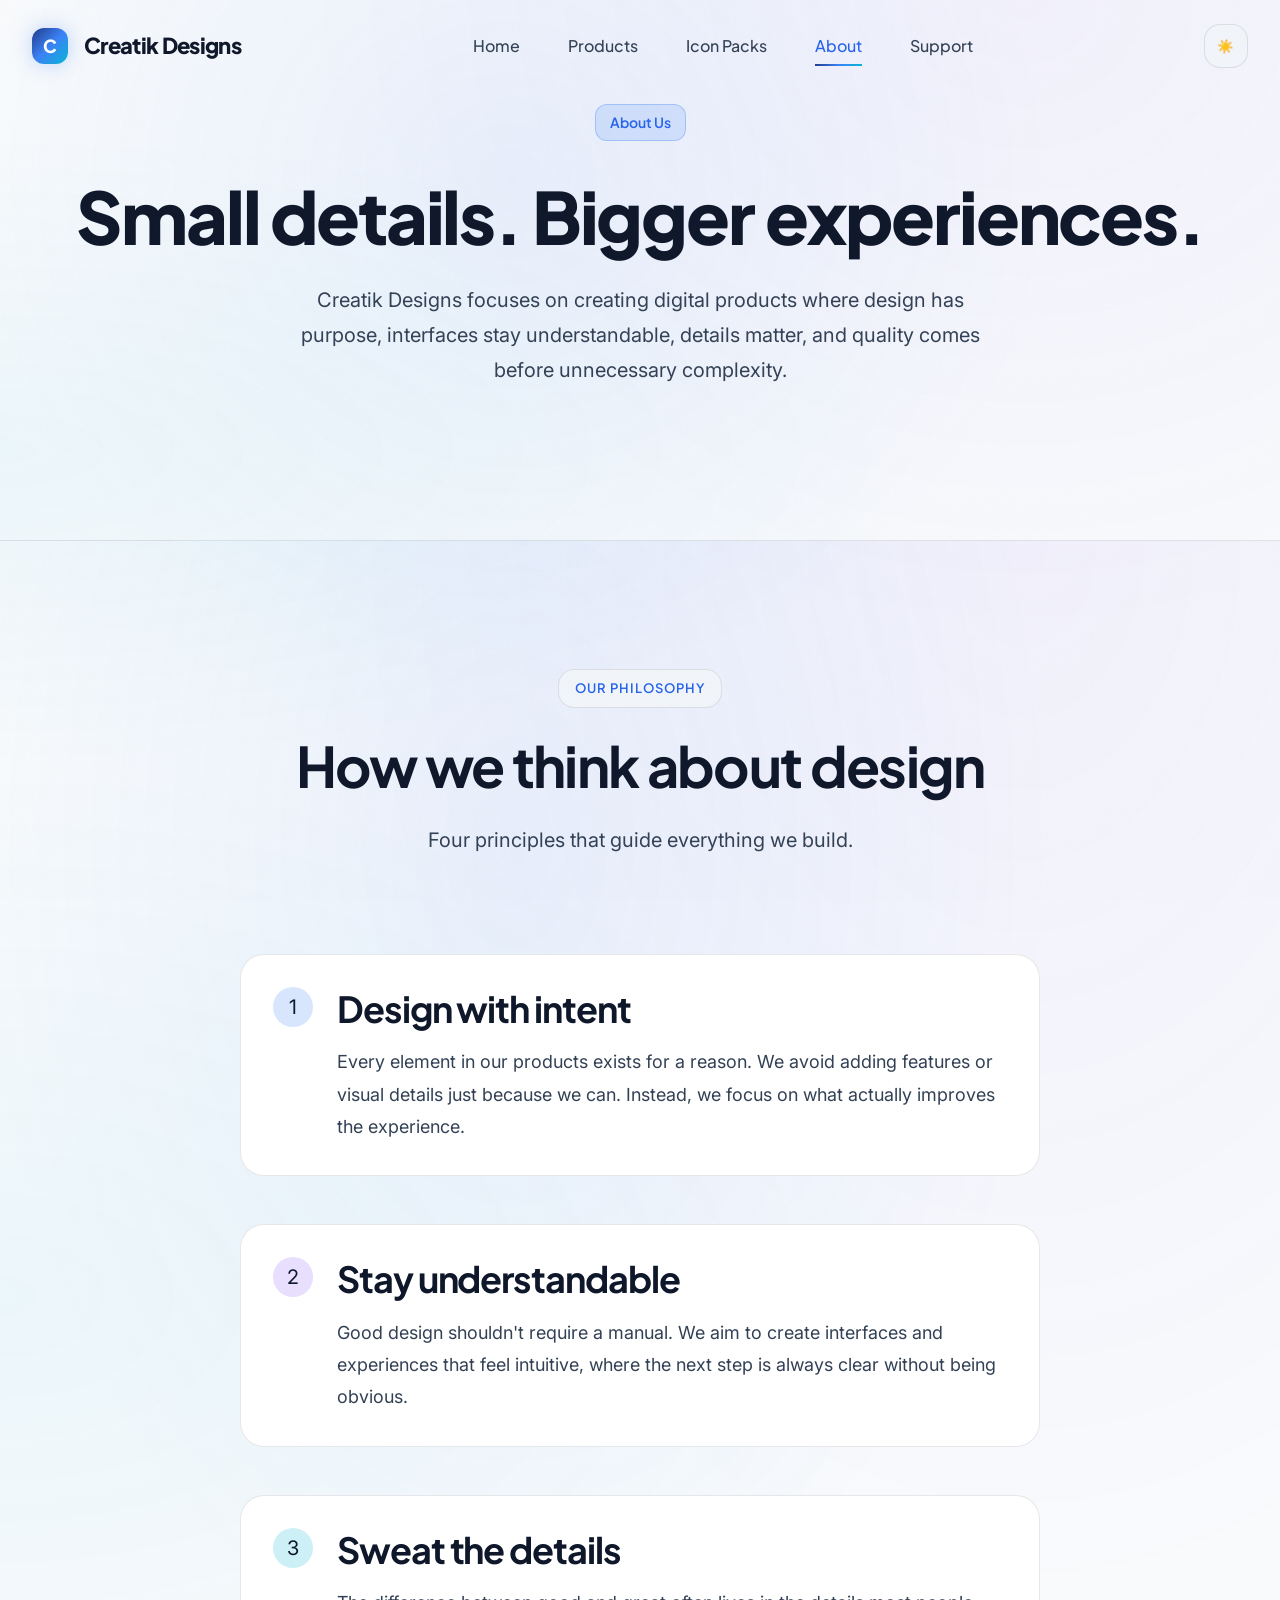
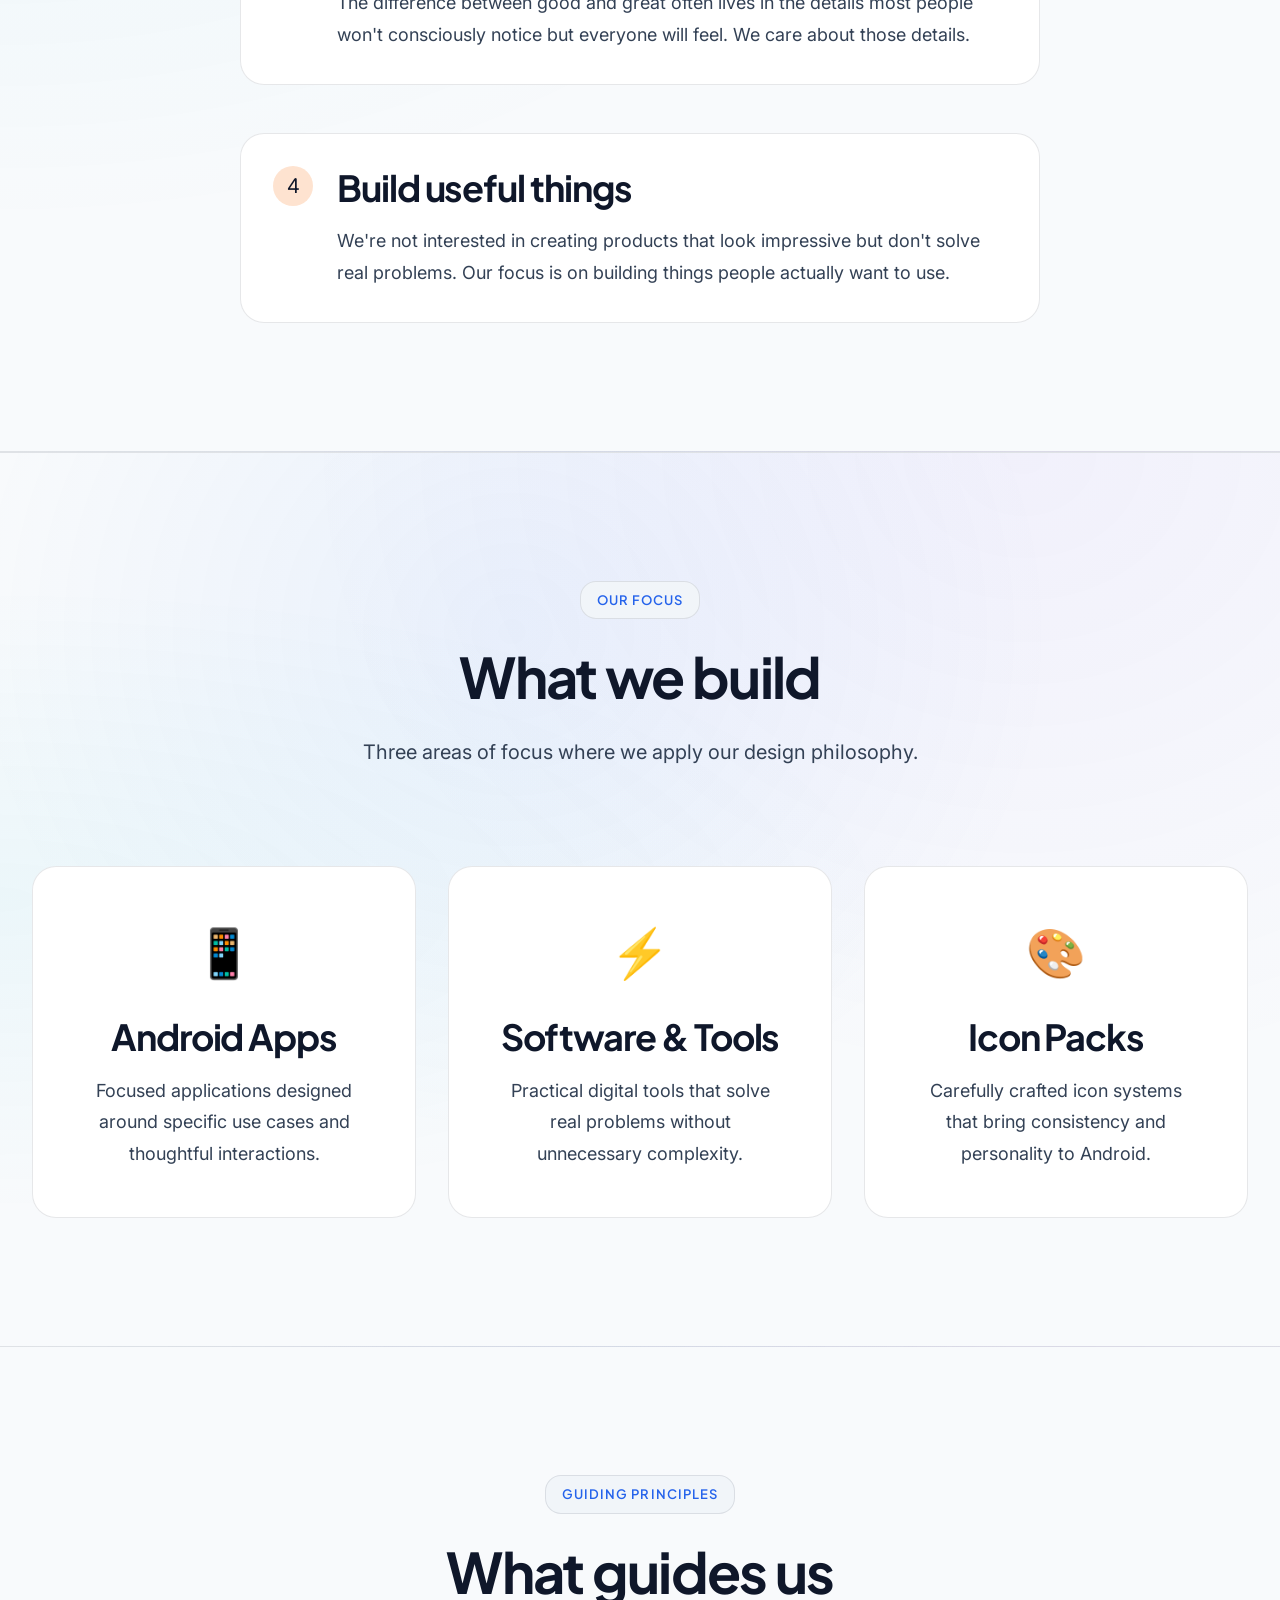
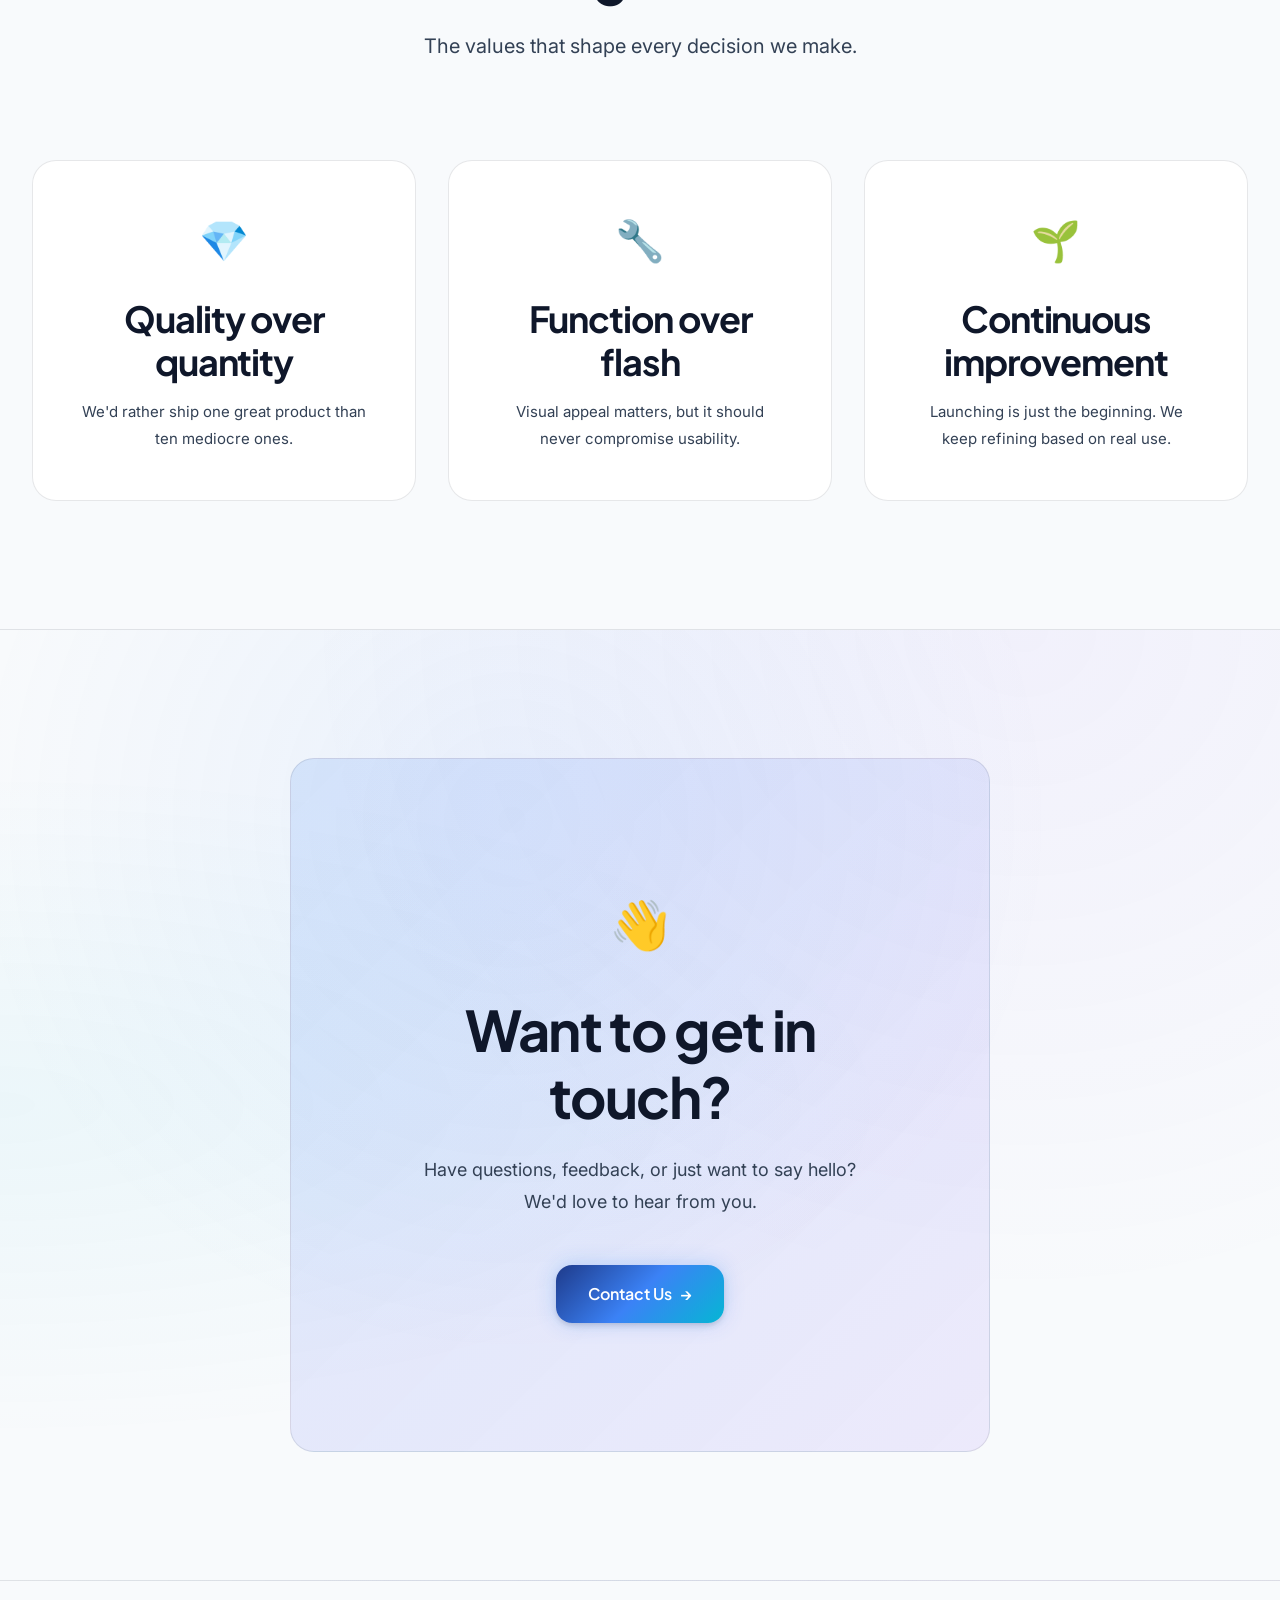
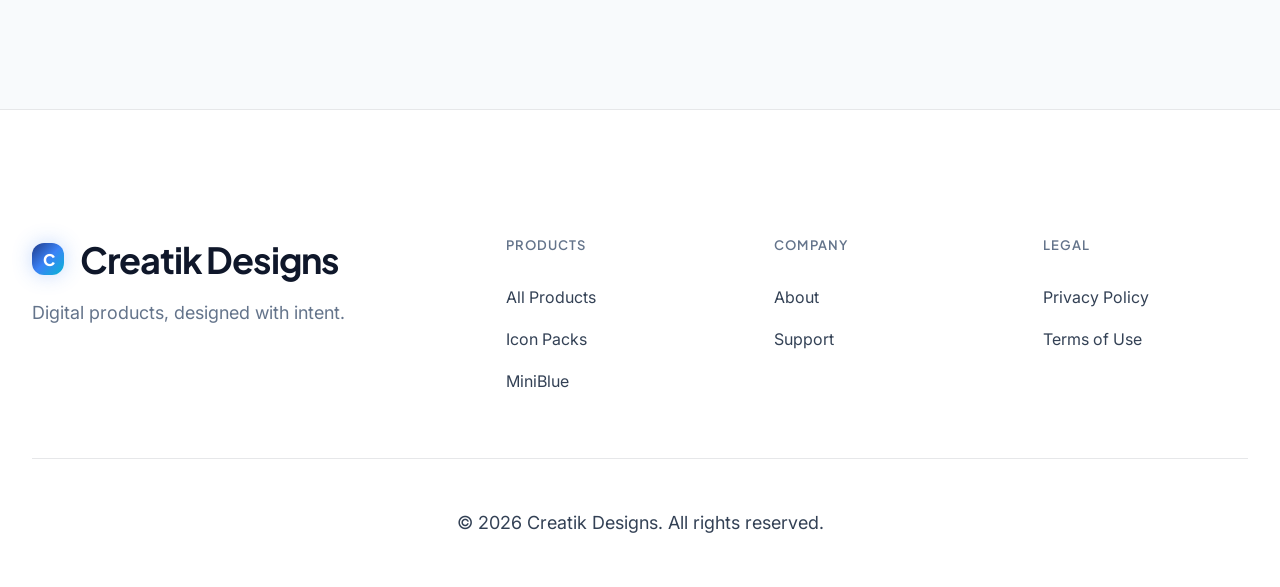
<file: about.html>
<!DOCTYPE html>
<html lang="en" data-theme="dark">
<head>
  <meta charset="UTF-8">
  <meta name="viewport" content="width=device-width, initial-scale=1.0">
  <title>About — Creatik Designs</title>
  <meta name="description" content="Learn about Creatik Designs and our approach to creating thoughtful digital products.">
  <link rel="canonical" href="https://creatikdesigns.com/about.html">
  <link rel="stylesheet" href="assets/css/design-system.css">
  <link rel="stylesheet" href="assets/css/components.css">
  <link rel="icon" type="image/svg+xml" href="data:image/svg+xml,<svg xmlns='http://www.w3.org/2000/svg' viewBox='0 0 100 100'><text y='.9em' font-size='90'>✨</text></svg>">
</head>
<body>

  <!-- Navigation -->
  <!-- ===============================================
       NAVBAR (ऊपर का मेनू)

       ⚠️ CROSS-REFERENCE - YE NAVBAR SAARI FILES ME SAME HAI:
       index.html, products.html, support.html, icon-packs.html, miniblue.html

       AGAR MENU BADLA TO INME SE HAR EK ME BADLE.

       🔧 WHAT TO CHANGE:
       - Menu links (Home, Products, etc.)
       - Brand name/logo

       ⚠️ DON'T CHANGE:
       - Structure/classes
       =============================================== -->
  <nav class="navbar">
    <div class="container">
      <a href="index.html" class="navbar-brand">
        <div class="logo-mark">C</div>
        Creatik Designs
      </a>
      <ul class="navbar-nav">
        <li><a href="index.html">Home</a></li>
        <li><a href="products.html">Products</a></li>
        <li><a href="icon-packs.html">Icon Packs</a></li>
        <li><a href="about.html">About</a></li>
        <li><a href="support.html">Support</a></li>
      </ul>
      <div class="navbar-actions">
        <button id="theme-toggle" class="theme-toggle" aria-label="Toggle theme">
          <span class="icon sun-icon">☀️</span>
          <span class="icon moon-icon">🌙</span>
        </button>
        <button id="mobile-menu-toggle" class="mobile-menu-toggle" aria-label="Open menu">
          <div class="menu-icon"><span></span><span></span><span></span></div>
        </button>
      </div>
    </div>
  </nav>

  <!-- Mobile Menu -->
  <!-- ⚠️ CROSS-REFERENCE - Mobile menu saari files me same -->
  <div id="mobile-overlay" class="mobile-overlay"></div>
  <div id="mobile-menu" class="mobile-menu">
    <button id="mobile-menu-close" class="mobile-menu-close" aria-label="Close menu">
      <svg width="24" height="24" fill="none" stroke="currentColor" stroke-width="2" stroke-linecap="round" stroke-linejoin="round">
        <line x1="18" y1="6" x2="6" y2="18"></line>
        <line x1="6" y1="6" x2="18" y2="18"></line>
      </svg>
    </button>
    <ul class="mobile-menu-nav">
      <li><a href="index.html">Home</a></li>
      <li><a href="products.html">Products</a></li>
      <li><a href="icon-packs.html">Icon Packs</a></li>
      <li><a href="about.html">About</a></li>
      <li><a href="support.html">Support</a></li>
    </ul>
  </div>

  <!-- Header -->
  <section class="hero" style="min-height: 60vh; padding-top: 80px;">
    <div class="container">
      <div class="text-center reveal">
        <span class="badge badge-primary" style="margin-bottom: var(--space-lg);">About Us</span>
        <h1 style="margin-bottom: var(--space-md);">Small details. Bigger experiences.</h1>
        <p style="font-size: 1.25rem; max-width: 700px; margin: 0 auto;">
          Creatik Designs focuses on creating digital products where design has purpose, interfaces stay understandable, details matter, and quality comes before unnecessary complexity.
        </p>
      </div>
    </div>
  </section>

  <!-- Our Approach -->
  <section class="reveal" style="background: var(--gradient-mesh); border-top: 1px solid var(--border); border-bottom: 1px solid var(--border);">
    <div class="container">
      <div class="section-header">
        <span class="section-label">Our Philosophy</span>
        <h2 class="section-title">How we think about design</h2>
        <p class="section-description">Four principles that guide everything we build.</p>
      </div>

      <div style="max-width: 800px; margin: 0 auto; display: flex; flex-direction: column; gap: var(--space-xl);">
        <div class="card" style="padding: var(--space-lg);">
          <div style="display: flex; align-items: flex-start; gap: var(--space-md);">
            <div style="width: 40px; height: 40px; border-radius: 50%; background: rgba(59, 130, 246, 0.2); display: flex; align-items: center; justify-content: center; flex-shrink: 0; font-size: 1.25rem;">1</div>
            <div>
              <h3 style="margin-bottom: var(--space-sm);">Design with intent</h3>
              <p style="color: var(--text-secondary); line-height: 1.8;">
                Every element in our products exists for a reason. We avoid adding features or visual details just because we can. Instead, we focus on what actually improves the experience.
              </p>
            </div>
          </div>
        </div>

        <div class="card" style="padding: var(--space-lg);">
          <div style="display: flex; align-items: flex-start; gap: var(--space-md);">
            <div style="width: 40px; height: 40px; border-radius: 50%; background: rgba(139, 92, 246, 0.2); display: flex; align-items: center; justify-content: center; flex-shrink: 0; font-size: 1.25rem;">2</div>
            <div>
              <h3 style="margin-bottom: var(--space-sm);">Stay understandable</h3>
              <p style="color: var(--text-secondary); line-height: 1.8;">
                Good design shouldn't require a manual. We aim to create interfaces and experiences that feel intuitive, where the next step is always clear without being obvious.
              </p>
            </div>
          </div>
        </div>

        <div class="card" style="padding: var(--space-lg);">
          <div style="display: flex; align-items: flex-start; gap: var(--space-md);">
            <div style="width: 40px; height: 40px; border-radius: 50%; background: rgba(6, 182, 212, 0.2); display: flex; align-items: center; justify-content: center; flex-shrink: 0; font-size: 1.25rem;">3</div>
            <div>
              <h3 style="margin-bottom: var(--space-sm);">Sweat the details</h3>
              <p style="color: var(--text-secondary); line-height: 1.8;">
                The difference between good and great often lives in the details most people won't consciously notice but everyone will feel. We care about those details.
              </p>
            </div>
          </div>
        </div>

        <div class="card" style="padding: var(--space-lg);">
          <div style="display: flex; align-items: flex-start; gap: var(--space-md);">
            <div style="width: 40px; height: 40px; border-radius: 50%; background: rgba(249, 115, 22, 0.2); display: flex; align-items: center; justify-content: center; flex-shrink: 0; font-size: 1.25rem;">4</div>
            <div>
              <h3 style="margin-bottom: var(--space-sm);">Build useful things</h3>
              <p style="color: var(--text-secondary); line-height: 1.8;">
                We're not interested in creating products that look impressive but don't solve real problems. Our focus is on building things people actually want to use.
              </p>
            </div>
          </div>
        </div>
      </div>
    </div>
  </section>

  <!-- What We Build -->
  <section class="reveal" style="background: var(--gradient-mesh); border-top: 1px solid var(--border); border-bottom: 1px solid var(--border);">
    <div class="container">
      <div class="section-header">
        <span class="section-label">Our Focus</span>
        <h2 class="section-title">What we build</h2>
        <p class="section-description">Three areas of focus where we apply our design philosophy.</p>
      </div>

      <div class="grid grid-3 reveal-stagger">
        <div class="card" style="padding: var(--space-xl); text-align: center;">
          <div style="font-size: 3rem; margin-bottom: var(--space-md);">📱</div>
          <h3 style="margin-bottom: var(--space-sm);">Android Apps</h3>
          <p style="color: var(--text-secondary);">Focused applications designed around specific use cases and thoughtful interactions.</p>
        </div>

        <div class="card" style="padding: var(--space-xl); text-align: center;">
          <div style="font-size: 3rem; margin-bottom: var(--space-md);">⚡</div>
          <h3 style="margin-bottom: var(--space-sm);">Software & Tools</h3>
          <p style="color: var(--text-secondary);">Practical digital tools that solve real problems without unnecessary complexity.</p>
        </div>

        <div class="card" style="padding: var(--space-xl); text-align: center;">
          <div style="font-size: 3rem; margin-bottom: var(--space-md);">🎨</div>
          <h3 style="margin-bottom: var(--space-sm);">Icon Packs</h3>
          <p style="color: var(--text-secondary);">Carefully crafted icon systems that bring consistency and personality to Android.</p>
        </div>
      </div>
    </div>
  </section>

  <!-- Values -->
  <section class="reveal">
    <div class="container">
      <div class="section-header">
        <span class="section-label">Guiding Principles</span>
        <h2 class="section-title">What guides us</h2>
        <p class="section-description">The values that shape every decision we make.</p>
      </div>

      <div class="grid grid-3 reveal-stagger">
        <div class="card" style="padding: var(--space-xl); text-align: center;">
          <div style="font-size: 2.5rem; margin-bottom: var(--space-md);">💎</div>
          <h3 style="margin-bottom: var(--space-sm);">Quality over quantity</h3>
          <p style="color: var(--text-secondary); font-size: 0.9375rem;">We'd rather ship one great product than ten mediocre ones.</p>
        </div>

        <div class="card" style="padding: var(--space-xl); text-align: center;">
          <div style="font-size: 2.5rem; margin-bottom: var(--space-md);">🔧</div>
          <h3 style="margin-bottom: var(--space-sm);">Function over flash</h3>
          <p style="color: var(--text-secondary); font-size: 0.9375rem;">Visual appeal matters, but it should never compromise usability.</p>
        </div>

        <div class="card" style="padding: var(--space-xl); text-align: center;">
          <div style="font-size: 2.5rem; margin-bottom: var(--space-md);">🌱</div>
          <h3 style="margin-bottom: var(--space-sm);">Continuous improvement</h3>
          <p style="color: var(--text-secondary); font-size: 0.9375rem;">Launching is just the beginning. We keep refining based on real use.</p>
        </div>
      </div>
    </div>
  </section>

  <!-- CTA -->
  <section class="reveal" style="background: var(--gradient-mesh); border-top: 1px solid var(--border); border-bottom: 1px solid var(--border);">
    <div class="container text-center">
      <div class="card" style="padding: var(--space-4xl); max-width: 700px; margin: 0 auto; background: linear-gradient(135deg, rgba(59, 130, 246, 0.15), rgba(139, 92, 246, 0.1));">
        <div style="font-size: 3rem; margin-bottom: var(--space-lg);">👋</div>
        <h2 style="margin-bottom: var(--space-md);">Want to get in touch?</h2>
        <p style="color: var(--text-secondary); margin-bottom: var(--space-xl);">
          Have questions, feedback, or just want to say hello? We'd love to hear from you.
        </p>
        <a href="support.html" class="btn btn-primary magnetic">
          Contact Us
          <span class="arrow">→</span>
        </a>
      </div>
    </div>
  </section>

  <!-- Footer -->
  <!-- ⚠️ CROSS-REFERENCE - FOOTER SAARI FILES ME SAME HAI -->
  <footer class="footer">
    <div class="container">
      <div class="footer-content">
        <div class="footer-brand">
          <h3>
            <div class="logo-mark" style="width: 32px; height: 32px; font-size: 1rem;">C</div>
            Creatik Designs
          </h3>
          <p>Digital products, designed with intent.</p>
        </div>
        <div class="footer-links">
          <h4>Products</h4>
          <ul>
            <li><a href="products.html">All Products</a></li>
            <li><a href="icon-packs.html">Icon Packs</a></li>
            <li><a href="miniblue.html">MiniBlue</a></li>
          </ul>
        </div>
        <div class="footer-links">
          <h4>Company</h4>
          <ul>
            <li><a href="about.html">About</a></li>
            <li><a href="support.html">Support</a></li>
          </ul>
        </div>
        <div class="footer-links">
          <h4>Legal</h4>
          <ul>
            <li><a href="privacy.html">Privacy Policy</a></li>
            <li><a href="terms.html">Terms of Use</a></li>
          </ul>
        </div>
      </div>
      <div class="footer-bottom">
        <p>&copy; 2026 Creatik Designs. All rights reserved.</p>
      </div>
    </div>
  </footer>

  <script src="assets/js/main.js"></script>
</body>
</html>
</file>
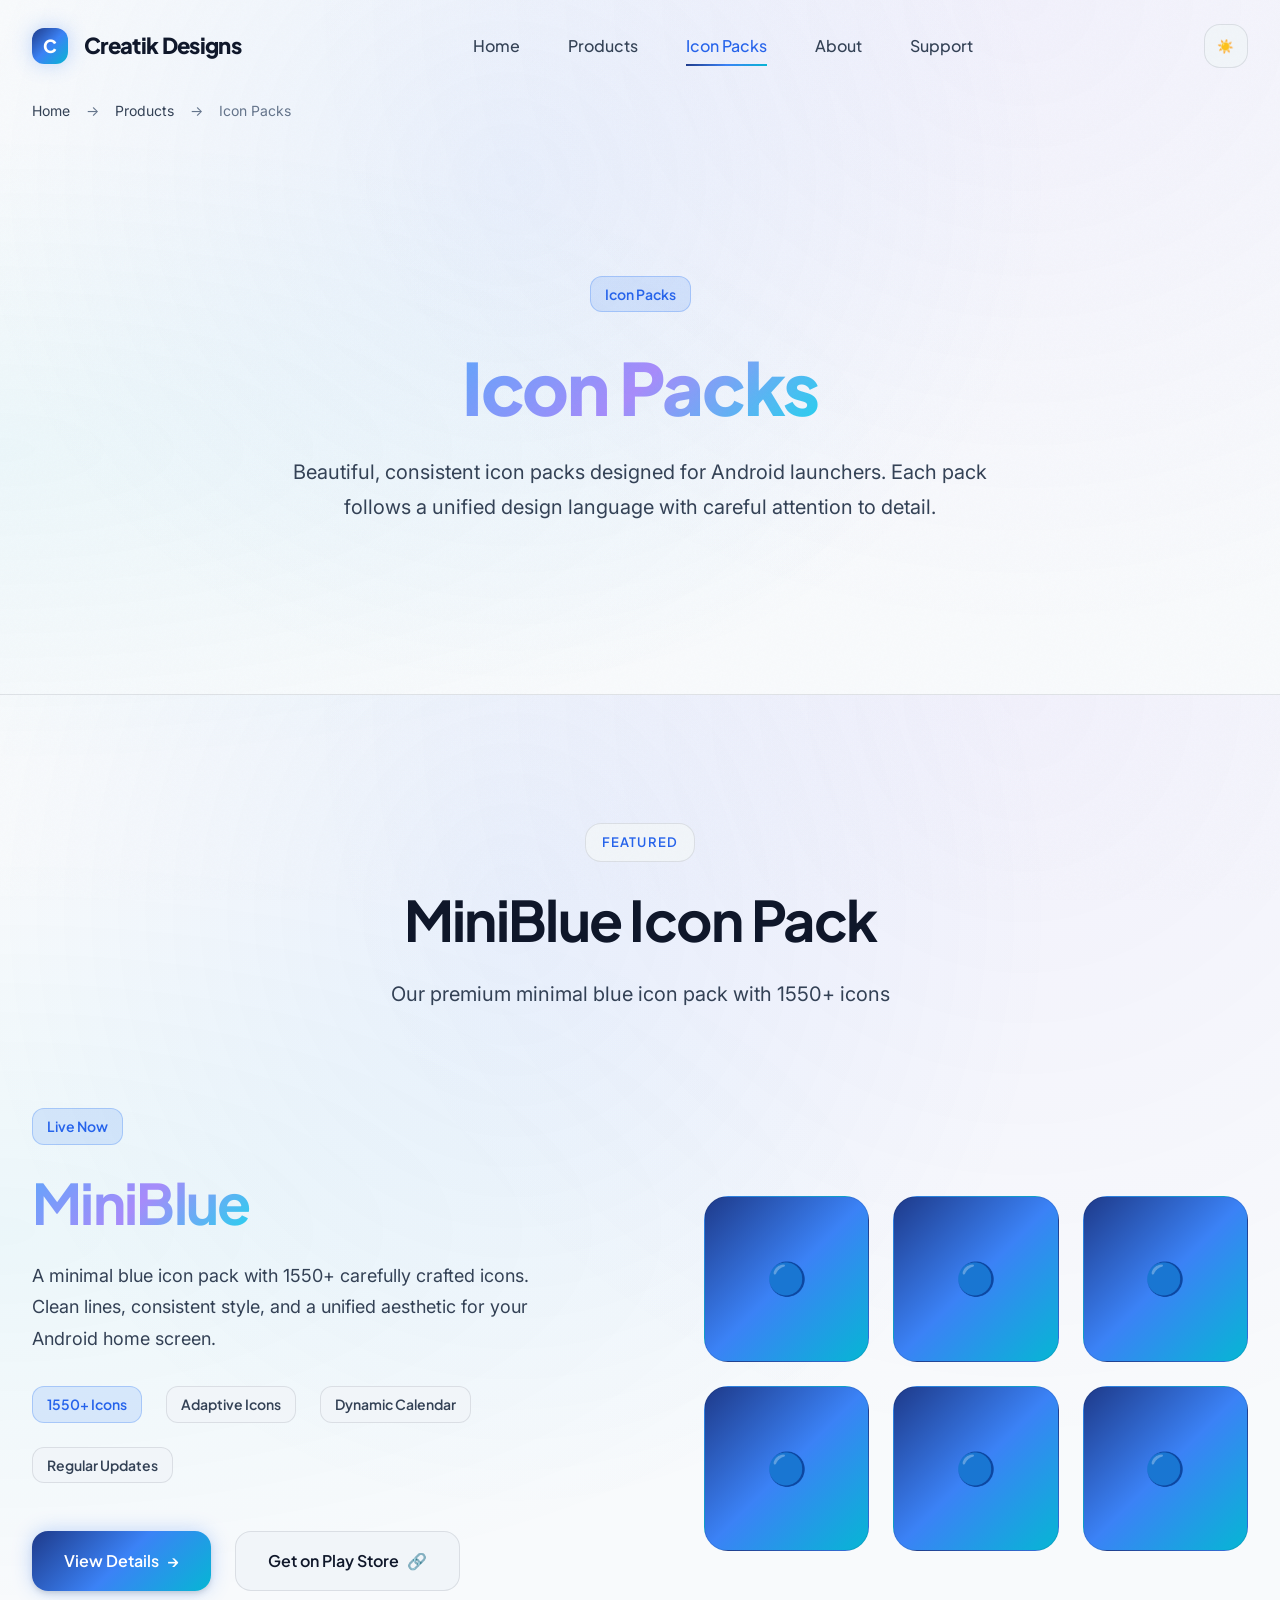
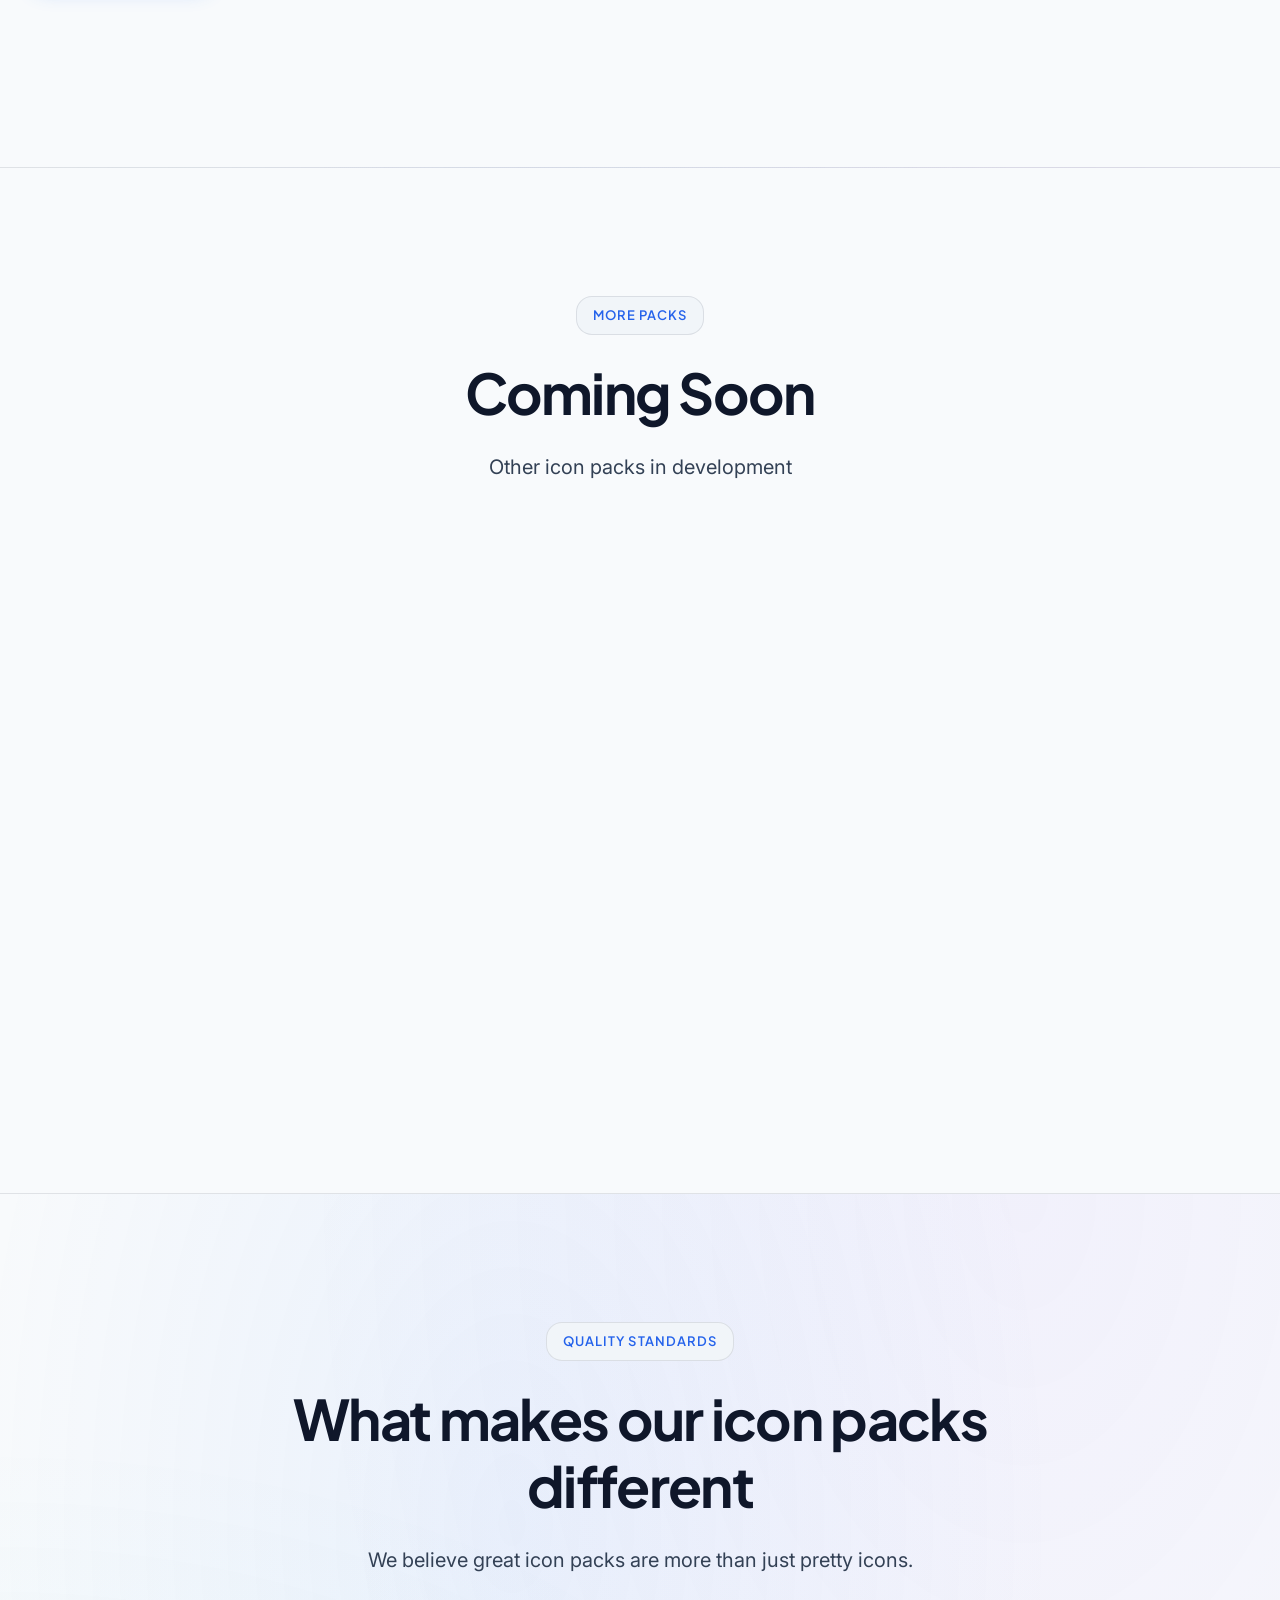
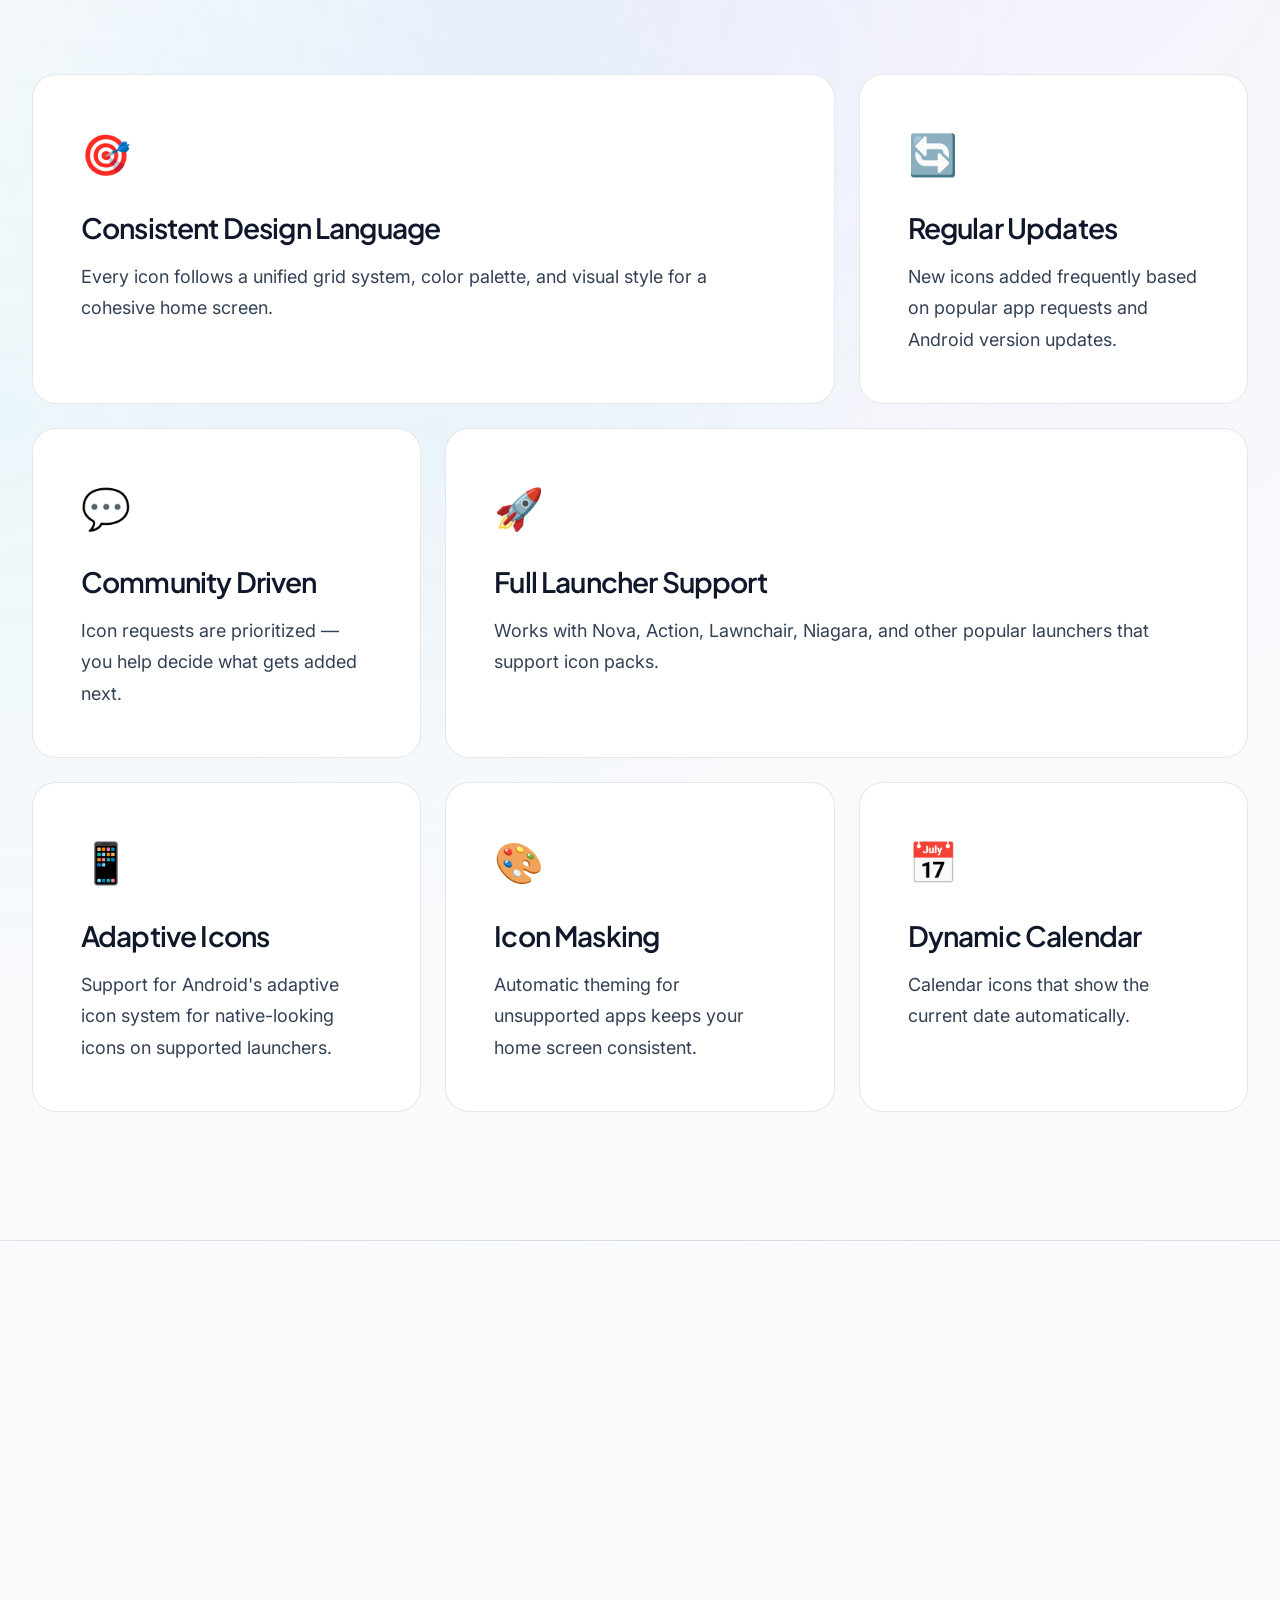
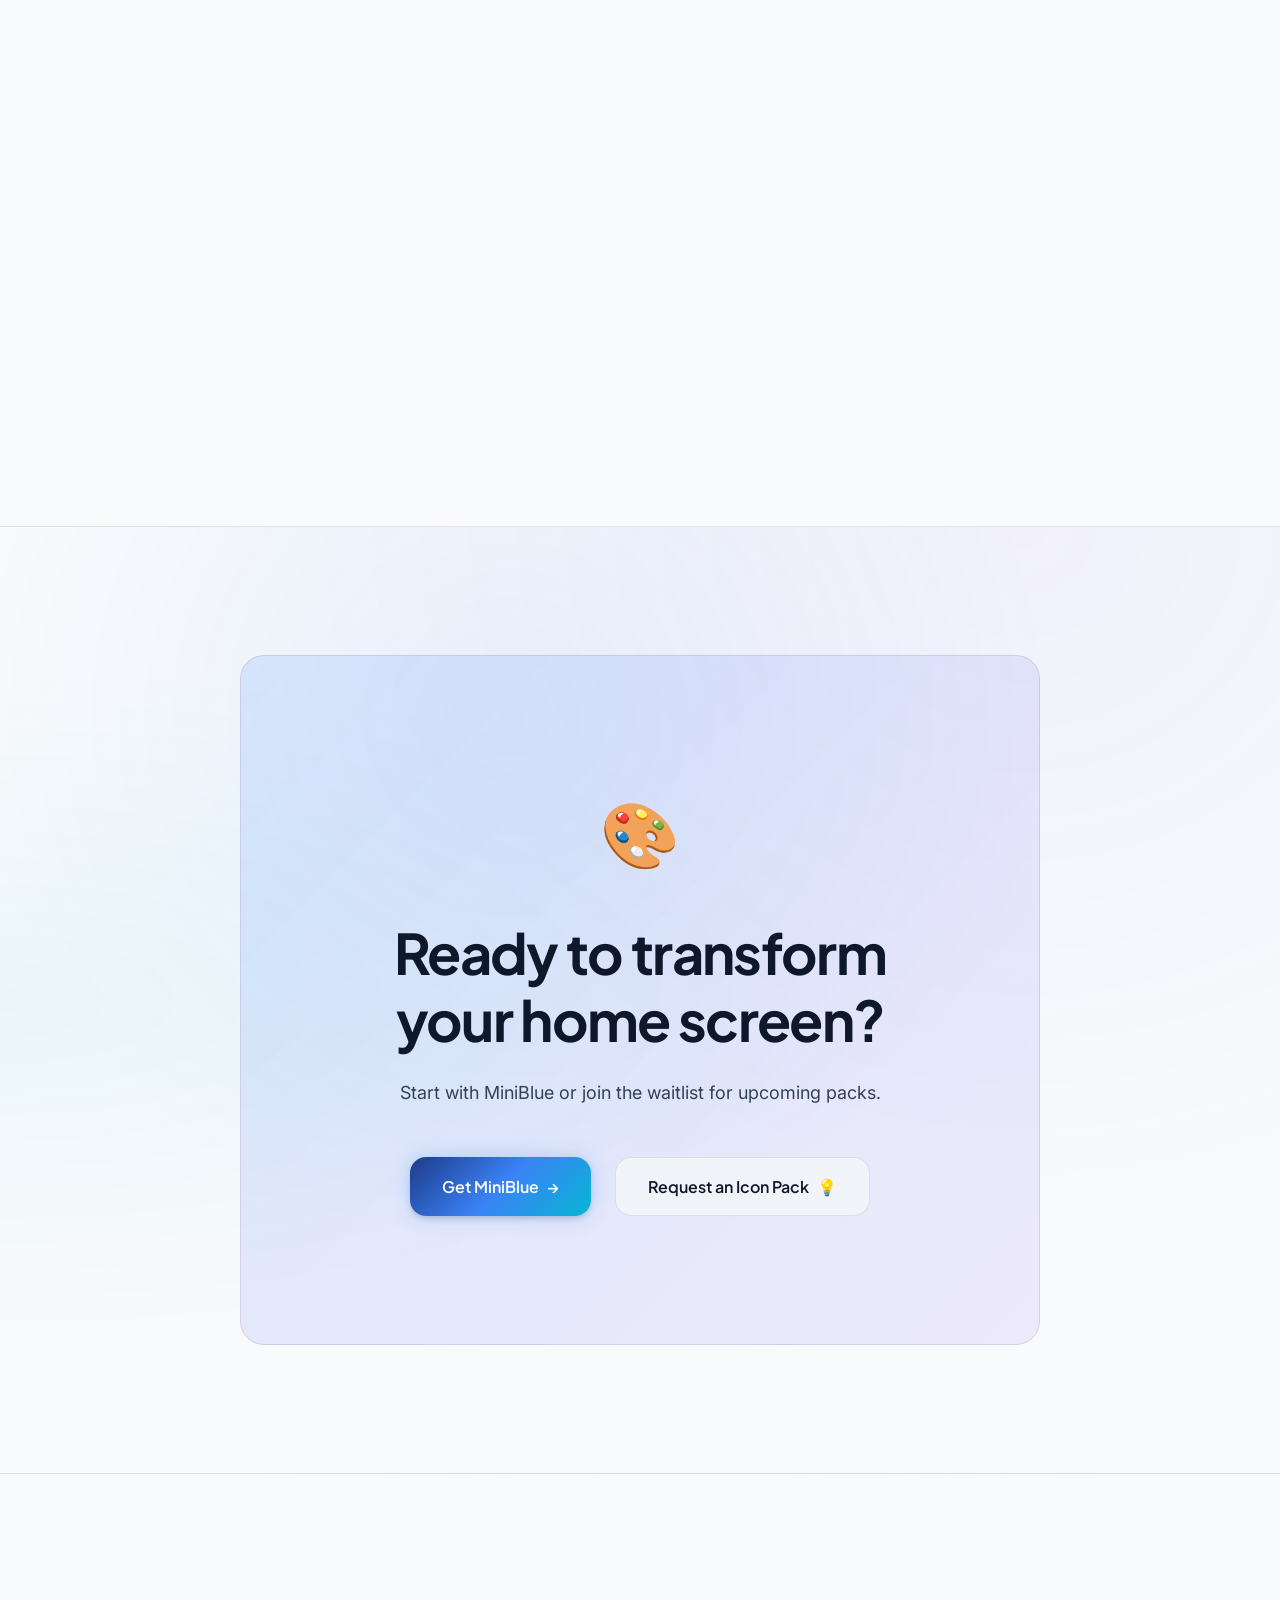
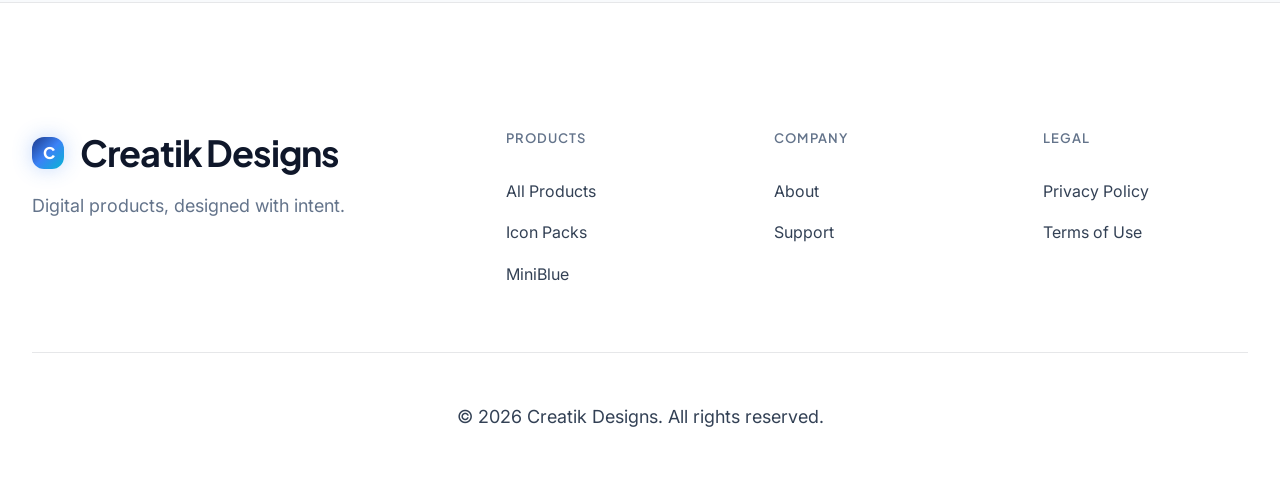
<file: icon-packs.html>
<!DOCTYPE html>
<html lang="en" data-theme="dark">
<head>
  <meta charset="UTF-8">
  <meta name="viewport" content="width=device-width, initial-scale=1.0">
  <title>Icon Packs — Creatik Designs</title>
  <meta name="description" content="Browse our collection of premium icon packs for Android. Beautiful, consistent designs for your home screen.">
  <link rel="canonical" href="https://creatikdesigns.com/icon-packs.html">
  <link rel="stylesheet" href="assets/css/design-system.css">
  <link rel="stylesheet" href="assets/css/components.css">
  <link rel="icon" type="image/svg+xml" href="data:image/svg+xml,%3Csvg xmlns='http://www.w3.org/2000/svg' viewBox='0 0 100 100'%3E%3Cdefs%3E%3ClinearGradient id='grad' x1='0%25' y1='0%25' x2='100%25' y2='100%25'%3E%3Cstop offset='0%25' stop-color='%233b82f6'/%3E%3Cstop offset='100%25' stop-color='%238b5cf6'/%3E%3C/defs%3E%3Crect width='100' height='100' rx='20' fill='url(%23grad)'/%3E%3Ctext x='50' y='68' font-family='Arial' font-size='55' font-weight='bold' fill='white' text-anchor='middle'%3EC%3C/text%3E%3C/svg%3E">
  <style>
    .iconpacks-two-col-grid {
      display: grid;
      grid-template-columns: 1fr 1fr;
      gap: var(--space-4xl);
      align-items: center;
    }

    /* Icon grid on Featured section */
    .icon-grid-3 {
      display: grid;
      grid-template-columns: repeat(3, 1fr);
      gap: var(--space-md);
    }

    @media (max-width: 768px) {
      .iconpacks-two-col-grid {
        grid-template-columns: 1fr;
        gap: var(--space-2xl);
      }
      .iconpacks-two-col-grid > * {
        order: unset !important;
      }
      .iconpacks-two-col-grid .device-mockup {
        max-width: 240px;
        margin: 0 auto;
      }

      /* Make icon grid 2 columns on mobile to prevent overflow */
      .icon-grid-3 {
        grid-template-columns: repeat(2, 1fr);
        gap: var(--space-sm);
      }

      /* Fix bento-grid overflow on mobile - override inline grid-column: span 2 */
      .bento-grid {
        grid-template-columns: 1fr !important;
      }
      .bento-grid .bento-item {
        grid-column: span 1 !important;
      }

      /* Fix grid-3 (How to Apply section) - smaller min on mobile */
      .grid-3 {
        grid-template-columns: repeat(auto-fit, minmax(220px, 1fr)) !important;
      }

      /* Ensure all cards don't overflow */
      .card {
        overflow: hidden;
      }

      /* Prevent any horizontal overflow on the page */
      body, html {
        overflow-x: hidden;
      }
    }
  </style>
</head>
<body>

  <!-- Navigation -->
  <!-- ⚠️ CROSS-REFERENCE - YE NAVBAR SAARI FILES ME SAME HAI -->
  <nav class="navbar">
    <div class="container">
      <a href="index.html" class="navbar-brand">
        <div class="logo-mark">C</div>
        Creatik Designs
      </a>
      <ul class="navbar-nav">
        <li><a href="index.html">Home</a></li>
        <li><a href="products.html">Products</a></li>
        <li><a href="icon-packs.html">Icon Packs</a></li>
        <li><a href="about.html">About</a></li>
        <li><a href="support.html">Support</a></li>
      </ul>
      <div class="navbar-actions">
        <button id="theme-toggle" class="theme-toggle" aria-label="Toggle theme">
          <span class="icon sun-icon">☀️</span>
          <span class="icon moon-icon">🌙</span>
        </button>
        <button id="mobile-menu-toggle" class="mobile-menu-toggle" aria-label="Open menu">
          <div class="menu-icon"><span></span><span></span><span></span></div>
        </button>
      </div>
    </div>
  </nav>

  <!-- Mobile Menu -->
  <!-- ⚠️ CROSS-REFERENCE - Mobile menu saari files me same -->
  <div id="mobile-overlay" class="mobile-overlay"></div>
  <div id="mobile-menu" class="mobile-menu">
    <button id="mobile-menu-close" class="mobile-menu-close" aria-label="Close menu">
      <svg width="24" height="24" fill="none" stroke="currentColor" stroke-width="2">
        <line x1="18" y1="6" x2="6" y2="18"></line>
        <line x1="6" y1="6" x2="18" y2="18"></line>
      </svg>
    </button>
    <ul class="mobile-menu-nav">
      <li><a href="index.html">Home</a></li>
      <li><a href="products.html">Products</a></li>
      <li><a href="icon-packs.html">Icon Packs</a></li>
      <li><a href="about.html">About</a></li>
      <li><a href="support.html">Support</a></li>
    </ul>
  </div>

  <!-- Breadcrumb -->
  <div style="padding-top: 100px;">
    <div class="container">
      <div class="breadcrumb reveal">
        <a href="index.html">Home</a>
        <span>→</span>
        <a href="products.html">Products</a>
        <span>→</span>
        <span>Icon Packs</span>
      </div>
    </div>
  </div>

  <!-- Page Header -->
  <section class="hero" style="min-height: 60vh; padding-top: 80px;">
    <div class="container">
      <div class="text-center reveal">
        <span class="badge badge-primary" style="margin-bottom: var(--space-lg);">Icon Packs</span>
        <h1 style="margin-bottom: var(--space-md);">
          <span class="gradient-text">Icon Packs</span>
        </h1>
        <p style="font-size: 1.25rem; max-width: 700px; margin: 0 auto;">
          Beautiful, consistent icon packs designed for Android launchers. Each pack follows a unified design language with careful attention to detail.
        </p>
      </div>
    </div>
  </section>

  <!-- Featured Icon Pack -->
  <section class="reveal" style="background: var(--gradient-mesh); border-top: 1px solid var(--border); border-bottom: 1px solid var(--border);">
    <div class="container">
      <div class="section-header">
        <span class="section-label">Featured</span>
        <h2 class="section-title">MiniBlue Icon Pack</h2>
        <p class="section-description">Our premium minimal blue icon pack with 1550+ icons</p>
      </div>

      <div class="iconpacks-two-col-grid">
        <div>
          <span class="badge badge-primary" style="margin-bottom: var(--space-md);">Live Now</span>
          <h2 style="margin-bottom: var(--space-md);">
            <span class="gradient-text">MiniBlue</span>
          </h2>
          <p style="color: var(--text-secondary); margin-bottom: var(--space-lg); font-size: 1.125rem;">
            A minimal blue icon pack with 1550+ carefully crafted icons. Clean lines, consistent style, and a unified aesthetic for your Android home screen.
          </p>

          <div style="display: flex; gap: var(--space-md); flex-wrap: wrap; margin-bottom: var(--space-xl);">
            <span class="badge badge-primary">1550+ Icons</span>
            <span class="badge">Adaptive Icons</span>
            <span class="badge">Dynamic Calendar</span>
            <span class="badge">Regular Updates</span>
          </div>

          <div style="display: flex; gap: var(--space-md); margin-bottom: var(--space-xl); flex-wrap: wrap;">
            <a href="miniblue.html" class="btn btn-primary magnetic">
              View Details
              <span class="arrow">→</span>
            </a>
            <a href="#" class="btn btn-secondary magnetic">
              Get on Play Store
              <span class="arrow">🔗</span>
            </a>
          </div>
        </div>

        <div class="icon-grid-3">
          <div class="card" style="aspect-ratio: 1; display: flex; align-items: center; justify-content: center; font-size: 2rem; background: linear-gradient(135deg, #1e3a8a, #3b82f6, #06b6d4); border-radius: var(--radius-xl);">🔵</div>
          <div class="card" style="aspect-ratio: 1; display: flex; align-items: center; justify-content: center; font-size: 2rem; background: linear-gradient(135deg, #1e3a8a, #3b82f6, #06b6d4); border-radius: var(--radius-xl);">🔵</div>
          <div class="card" style="aspect-ratio: 1; display: flex; align-items: center; justify-content: center; font-size: 2rem; background: linear-gradient(135deg, #1e3a8a, #3b82f6, #06b6d4); border-radius: var(--radius-xl);">🔵</div>
          <div class="card" style="aspect-ratio: 1; display: flex; align-items: center; justify-content: center; font-size: 2rem; background: linear-gradient(135deg, #1e3a8a, #3b82f6, #06b6d4); border-radius: var(--radius-xl);">🔵</div>
          <div class="card" style="aspect-ratio: 1; display: flex; align-items: center; justify-content: center; font-size: 2rem; background: linear-gradient(135deg, #1e3a8a, #3b82f6, #06b6d4); border-radius: var(--radius-xl);">🔵</div>
          <div class="card" style="aspect-ratio: 1; display: flex; align-items: center; justify-content: center; font-size: 2rem; background: linear-gradient(135deg, #1e3a8a, #3b82f6, #06b6d4); border-radius: var(--radius-xl);">🔵</div>
        </div>
      </div>
    </div>
  </section>

  <!-- Icon Packs Grid -->
  <section class="reveal">
    <div class="container">
      <div style="max-width: 600px; margin: 0 auto; text-align: center; margin-bottom: var(--space-4xl);">
        <span class="section-label">More Packs</span>
        <h2 class="section-title">Coming Soon</h2>
        <p class="section-description">Other icon packs in development</p>
      </div>

      <div class="grid grid-2 reveal-stagger">

        <!-- Future Icon Pack Placeholder -->
        <article class="card product-card category-card" style="padding: var(--space-xl);">
          <div style="display: flex; align-items: flex-start; gap: var(--space-lg); flex-wrap: wrap;">
            <div style="width: 80px; height: 80px; border-radius: var(--radius-xl); background: linear-gradient(135deg, #581c87, #8b5cf6, #d946ef); display: flex; align-items: center; justify-content: center; font-size: 2rem; flex-shrink: 0; opacity: 0.6;">
              🟣
            </div>
            <div style="flex: 1;">
              <h3 style="margin-bottom: var(--space-xs);">Coming Soon</h3>
              <p style="color: var(--text-muted); font-size: 0.875rem; margin-bottom: var(--space-md);">Vibrant Purple Theme</p>
              <p style="color: var(--text-secondary); margin-bottom: var(--space-lg);">
                A bold, vibrant purple icon pack in the works. Designed for those who want their home screen to pop with personality.
              </p>
              <div style="display: flex; gap: var(--space-sm); flex-wrap: wrap; margin-bottom: var(--space-lg);">
                <span class="badge">In Design</span>
                <span class="badge">Community Input</span>
              </div>
              <!-- 🔧 EMAIL COPY BUTTON -->
              <!-- ⚠️ YE EMAIL AUR JAGAH BHI HAI: support.html -->
              <!-- ⚠️ AGAR EMAIL BADLA TO SAARI JAGAH BADLE -->
              <!-- ⚠️ EMAIL CROSS-REF: notify@creatikdesigns.com -->
              <a href="#" class="btn btn-secondary magnetic" style="width: fit-content;" data-copy="notify@creatikdesigns.com">
                Get Notified
                <span class="arrow">📧</span>
              </a>
            </div>
          </div>
        </article>

        <!-- Future Icon Pack Placeholder -->
        <article class="card product-card category-card" style="padding: var(--space-xl);">
          <div style="display: flex; align-items: flex-start; gap: var(--space-lg); flex-wrap: wrap;">
            <div style="width: 80px; height: 80px; border-radius: var(--radius-xl); background: linear-gradient(135deg, #0f766e, #14b8a6, #06b6d4); display: flex; align-items: center; justify-content: center; font-size: 2rem; flex-shrink: 0; opacity: 0.6;">
              💚
            </div>
            <div style="flex: 1;">
              <h3 style="margin-bottom: var(--space-xs);">Coming Soon</h3>
              <p style="color: var(--text-muted); font-size: 0.875rem; margin-bottom: var(--space-md);">Fresh Green Theme</p>
              <p style="color: var(--text-secondary); margin-bottom: var(--space-lg);">
                A clean, nature-inspired green icon pack. Perfect for a calm and refreshing home screen aesthetic.
              </p>
              <div style="display: flex; gap: var(--space-sm); flex-wrap: wrap; margin-bottom: var(--space-lg);">
                <span class="badge">Planning</span>
                <span class="badge">Early 2027</span>
              </div>
              <!-- ⚠️ EMAIL CROSS-REF: notify@creatikdesigns.com -->
              <a href="#" class="btn btn-secondary magnetic" style="width: fit-content;" data-copy="notify@creatikdesigns.com">
                Get Notified
                <span class="arrow">📧</span>
              </a>
            </div>
          </div>
        </article>

      </div>
    </div>
  </section>

  <!-- What Makes Our Icon Packs Different -->
  <section class="reveal" style="background: var(--gradient-mesh); border-top: 1px solid var(--border); border-bottom: 1px solid var(--border);">
    <div class="container">
      <div class="section-header">
        <span class="section-label">Quality Standards</span>
        <h2 class="section-title">What makes our icon packs different</h2>
        <p class="section-description">We believe great icon packs are more than just pretty icons.</p>
      </div>

      <div class="bento-grid reveal-stagger">
        <div class="card bento-item" style="padding: var(--space-xl);">
          <div style="font-size: 2.5rem; margin-bottom: var(--space-md);">🎯</div>
          <h4 style="margin-bottom: var(--space-sm);">Consistent Design Language</h4>
          <p style="color: var(--text-secondary);">Every icon follows a unified grid system, color palette, and visual style for a cohesive home screen.</p>
        </div>

        <div class="card bento-item" style="padding: var(--space-xl);">
          <div style="font-size: 2.5rem; margin-bottom: var(--space-md);">🔄</div>
          <h4 style="margin-bottom: var(--space-sm);">Regular Updates</h4>
          <p style="color: var(--text-secondary);">New icons added frequently based on popular app requests and Android version updates.</p>
        </div>

        <div class="card bento-item" style="padding: var(--space-xl);">
          <div style="font-size: 2.5rem; margin-bottom: var(--space-md);">💬</div>
          <h4 style="margin-bottom: var(--space-sm);">Community Driven</h4>
          <p style="color: var(--text-secondary);">Icon requests are prioritized — you help decide what gets added next.</p>
        </div>

        <div class="card bento-item" style="padding: var(--space-xl); grid-column: span 2;">
          <div style="font-size: 2.5rem; margin-bottom: var(--space-md);">🚀</div>
          <h4 style="margin-bottom: var(--space-sm);">Full Launcher Support</h4>
          <p style="color: var(--text-secondary);">Works with Nova, Action, Lawnchair, Niagara, and other popular launchers that support icon packs.</p>
        </div>

        <div class="card bento-item" style="padding: var(--space-xl);">
          <div style="font-size: 2.5rem; margin-bottom: var(--space-md);">📱</div>
          <h4 style="margin-bottom: var(--space-sm);">Adaptive Icons</h4>
          <p style="color: var(--text-secondary);">Support for Android's adaptive icon system for native-looking icons on supported launchers.</p>
        </div>

        <div class="card bento-item" style="padding: var(--space-xl);">
          <div style="font-size: 2.5rem; margin-bottom: var(--space-md);">🎨</div>
          <h4 style="margin-bottom: var(--space-sm);">Icon Masking</h4>
          <p style="color: var(--text-secondary);">Automatic theming for unsupported apps keeps your home screen consistent.</p>
        </div>

        <div class="card bento-item" style="padding: var(--space-xl);">
          <div style="font-size: 2.5rem; margin-bottom: var(--space-md);">📅</div>
          <h4 style="margin-bottom: var(--space-sm);">Dynamic Calendar</h4>
          <p style="color: var(--text-secondary);">Calendar icons that show the current date automatically.</p>
        </div>
      </div>
    </div>
  </section>

  <!-- How to Apply -->
  <section class="reveal">
    <div class="container">
      <div class="section-header">
        <span class="section-label">Getting Started</span>
        <h2 class="section-title">How to apply icon packs</h2>
        <p class="section-description">Quick guide to get your new icons running in minutes.</p>
      </div>

      <div class="grid grid-3 reveal-stagger">
        <div class="card" style="padding: var(--space-xl); text-align: center;">
          <div style="width: 60px; height: 60px; border-radius: 50%; background: rgba(59, 130, 246, 0.2); display: flex; align-items: center; justify-content: center; font-size: 1.5rem; margin: 0 auto var(--space-md);">1</div>
          <h4 style="margin-bottom: var(--space-sm);">Install a Supported Launcher</h4>
          <p style="color: var(--text-secondary); font-size: 0.9375rem;">Nova Launcher, Action Launcher, Lawnchair, Niagara, or any launcher with icon pack support</p>
        </div>

        <div class="card" style="padding: var(--space-xl); text-align: center;">
          <div style="width: 60px; height: 60px; border-radius: 50%; background: rgba(139, 92, 246, 0.2); display: flex; align-items: center; justify-content: center; font-size: 1.5rem; margin: 0 auto var(--space-md);">2</div>
          <h4 style="margin-bottom: var(--space-sm);">Download the Icon Pack</h4>
          <p style="color: var(--text-secondary); font-size: 0.9375rem;">Install your chosen icon pack from the Google Play Store</p>
        </div>

        <div class="card" style="padding: var(--space-xl); text-align: center;">
          <div style="width: 60px; height: 60px; border-radius: 50%; background: rgba(6, 182, 212, 0.2); display: flex; align-items: center; justify-content: center; font-size: 1.5rem; margin: 0 auto var(--space-md);">3</div>
          <h4 style="margin-bottom: var(--space-sm);">Apply in Launcher Settings</h4>
          <p style="color: var(--text-secondary); font-size: 0.9375rem;">Open launcher settings → Icon Pack → Select your pack → Apply</p>
        </div>
      </div>
    </div>
  </section>

  <!-- CTA -->
  <section class="reveal" style="background: var(--gradient-mesh); border-top: 1px solid var(--border); border-bottom: 1px solid var(--border);">
    <div class="container text-center">
      <div class="card" style="padding: var(--space-4xl); max-width: 800px; margin: 0 auto; background: linear-gradient(135deg, rgba(59, 130, 246, 0.15), rgba(139, 92, 246, 0.1));">
        <div style="font-size: 4rem; margin-bottom: var(--space-lg);">🎨</div>
        <h2 style="margin-bottom: var(--space-md);">Ready to transform your home screen?</h2>
        <p style="color: var(--text-secondary); margin-bottom: var(--space-xl); font-size: 1.125rem;">
          Start with MiniBlue or join the waitlist for upcoming packs.
        </p>
        <div style="display: flex; gap: var(--space-md); justify-content: center; flex-wrap: wrap;">
          <a href="miniblue.html" class="btn btn-primary magnetic">
            Get MiniBlue
            <span class="arrow">→</span>
          </a>
          <a href="support.html" class="btn btn-secondary magnetic">
            Request an Icon Pack
            <span class="arrow">💡</span>
          </a>
        </div>
      </div>
    </div>
  </section>

  <!-- Footer -->
  <!-- ⚠️ CROSS-REFERENCE - FOOTER SAARI FILES ME SAME HAI -->
  <footer class="footer">
    <div class="container">
      <div class="footer-content">
        <div class="footer-brand">
          <h3>
            <div class="logo-mark" style="width: 32px; height: 32px; font-size: 1rem;">C</div>
            Creatik Designs
          </h3>
          <p>Digital products, designed with intent.</p>
        </div>
        <div class="footer-links">
          <h4>Products</h4>
          <ul>
            <li><a href="products.html">All Products</a></li>
            <li><a href="icon-packs.html">Icon Packs</a></li>
            <li><a href="miniblue.html">MiniBlue</a></li>
          </ul>
        </div>
        <div class="footer-links">
          <h4>Company</h4>
          <ul>
            <li><a href="about.html">About</a></li>
            <li><a href="support.html">Support</a></li>
          </ul>
        </div>
        <div class="footer-links">
          <h4>Legal</h4>
          <ul>
            <li><a href="privacy.html">Privacy Policy</a></li>
            <li><a href="terms.html">Terms of Use</a></li>
          </ul>
        </div>
      </div>
      <div class="footer-bottom">
        <p>&copy; 2026 Creatik Designs. All rights reserved.</p>
      </div>
    </div>
  </footer>

  <script src="assets/js/main.js"></script>
</body>
</html>
</file>
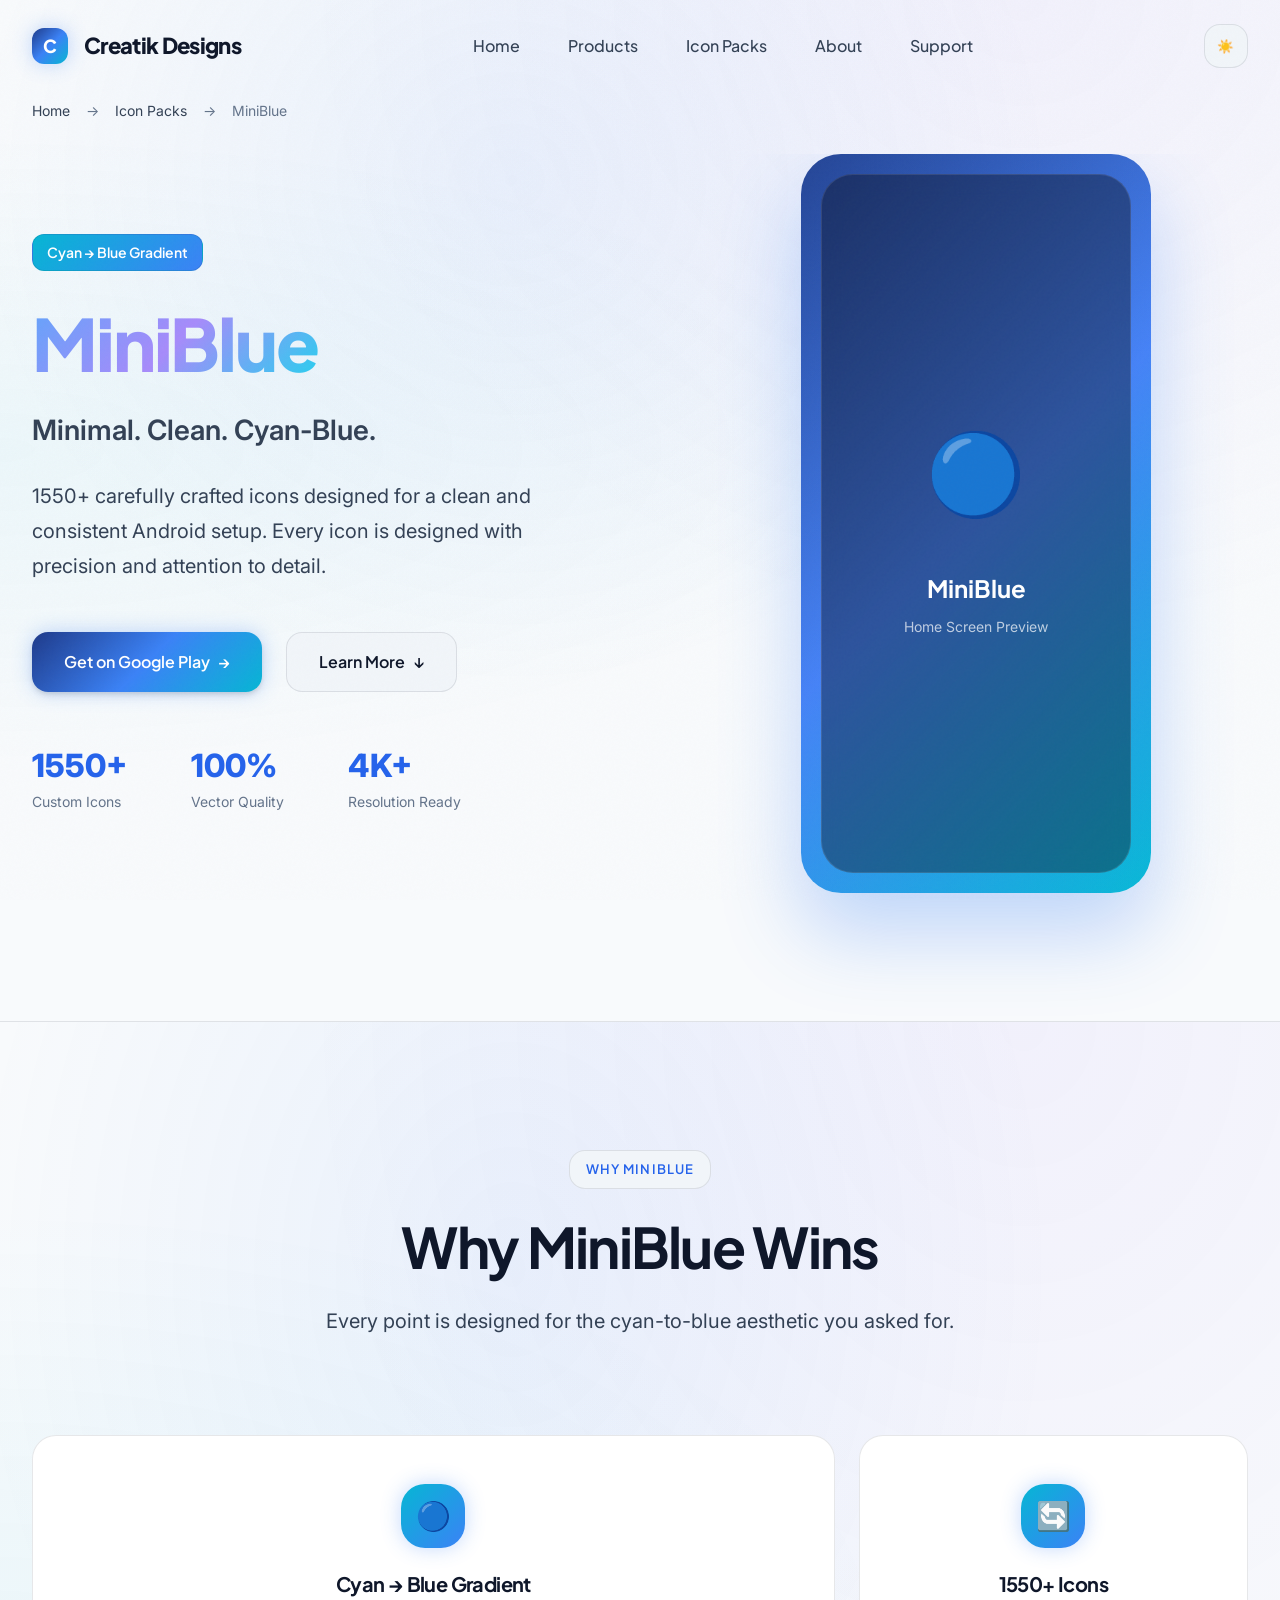
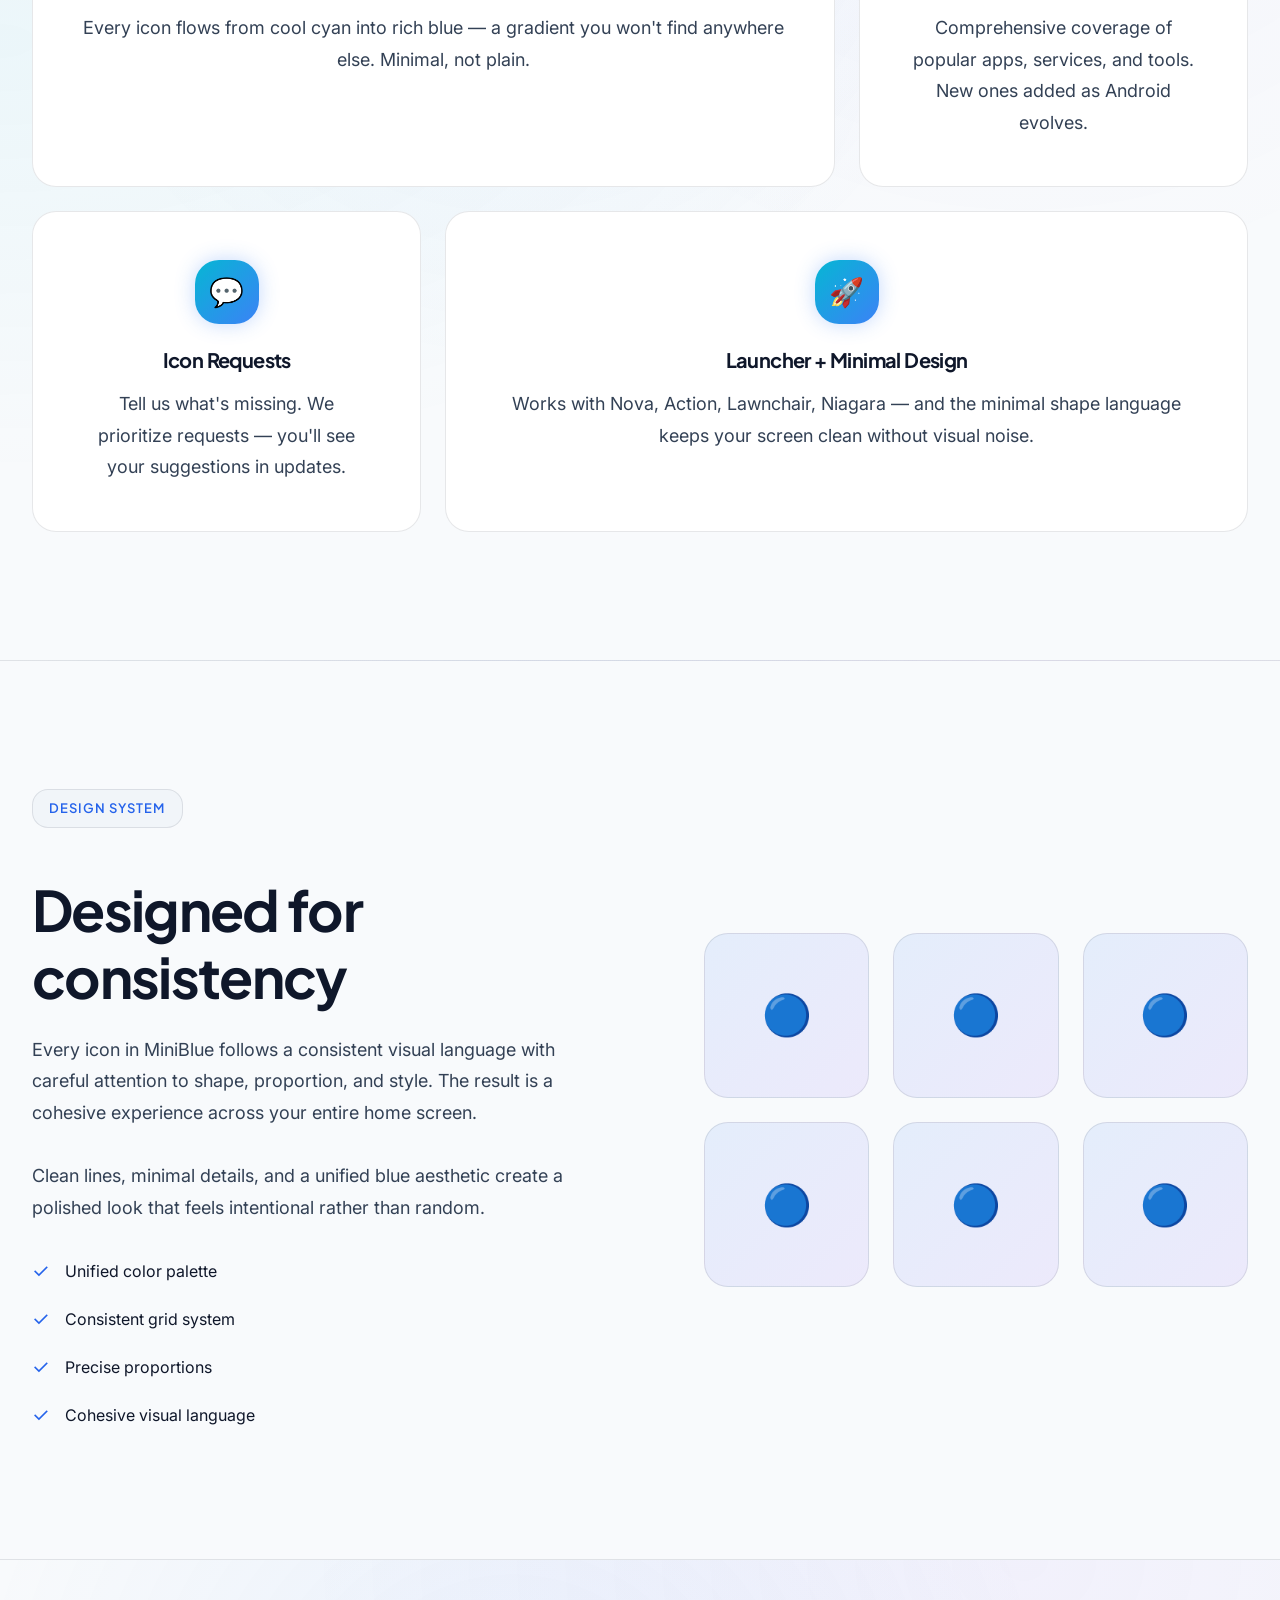
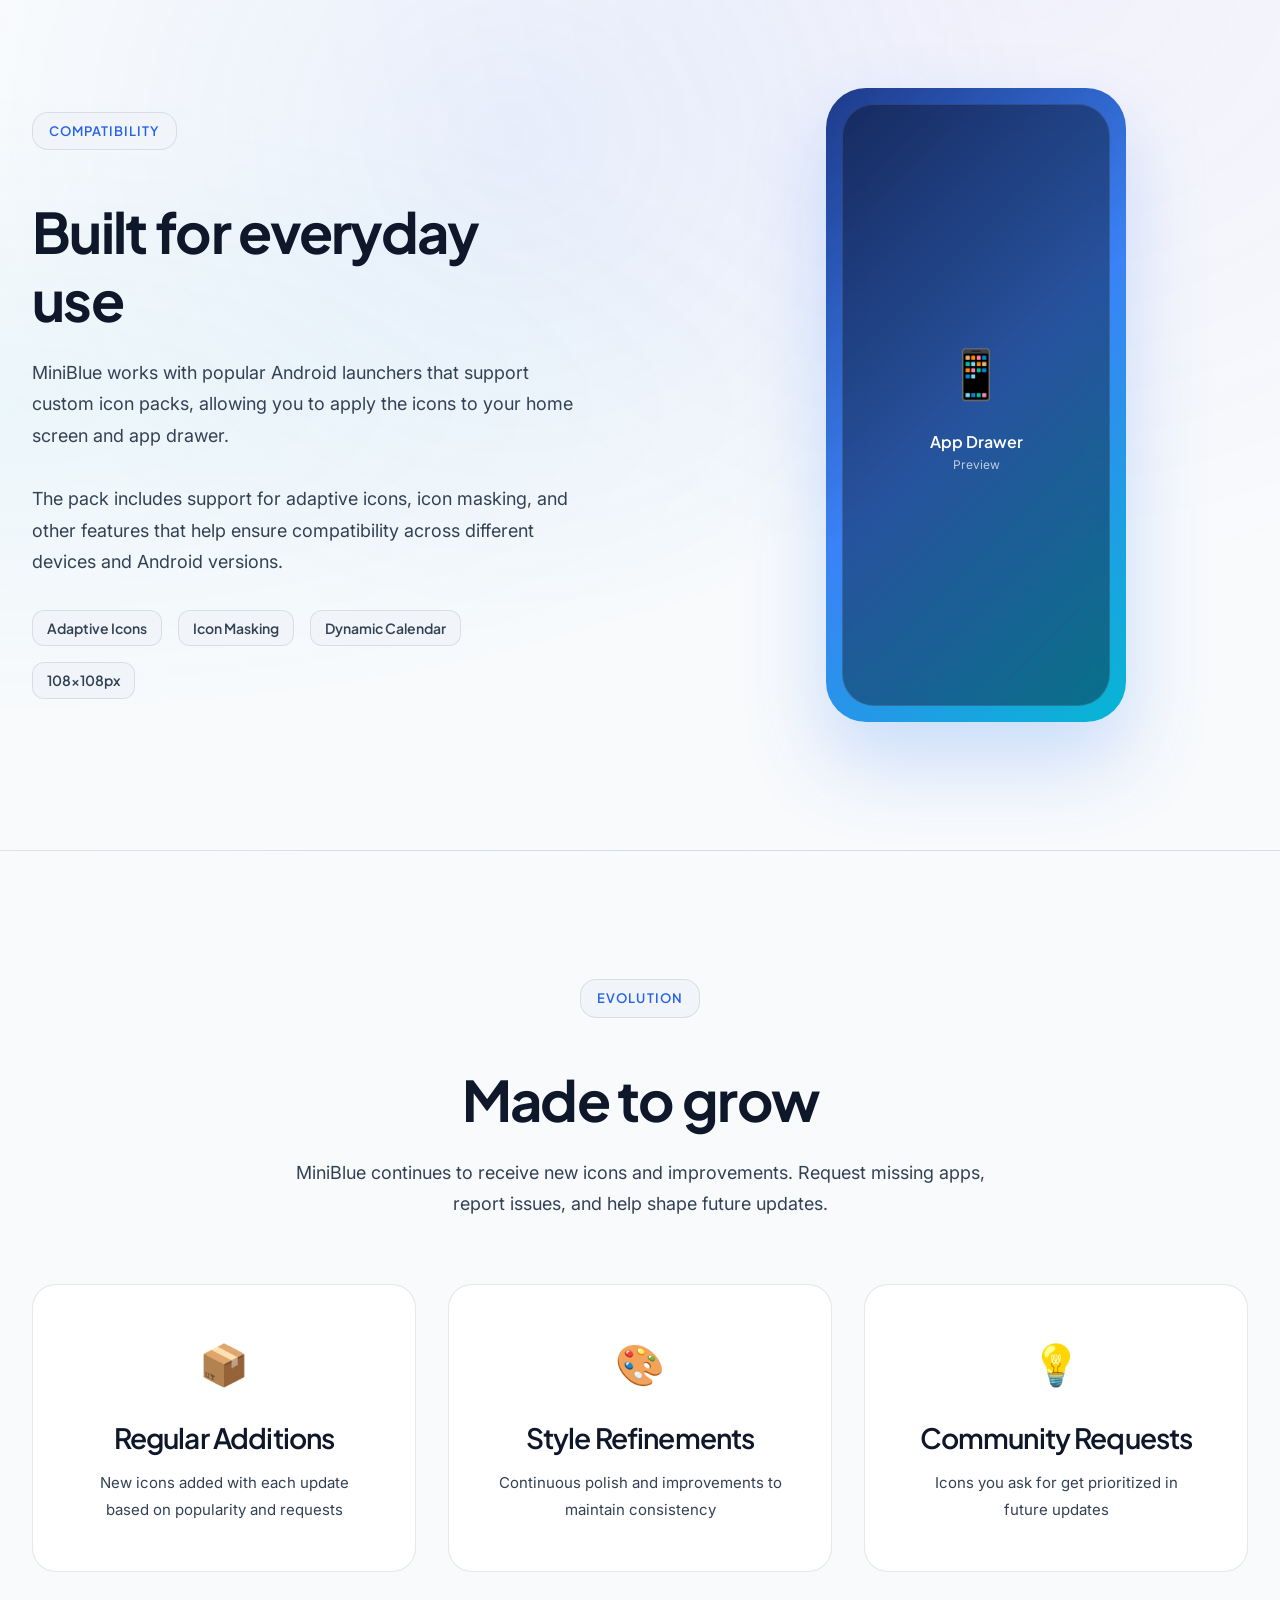
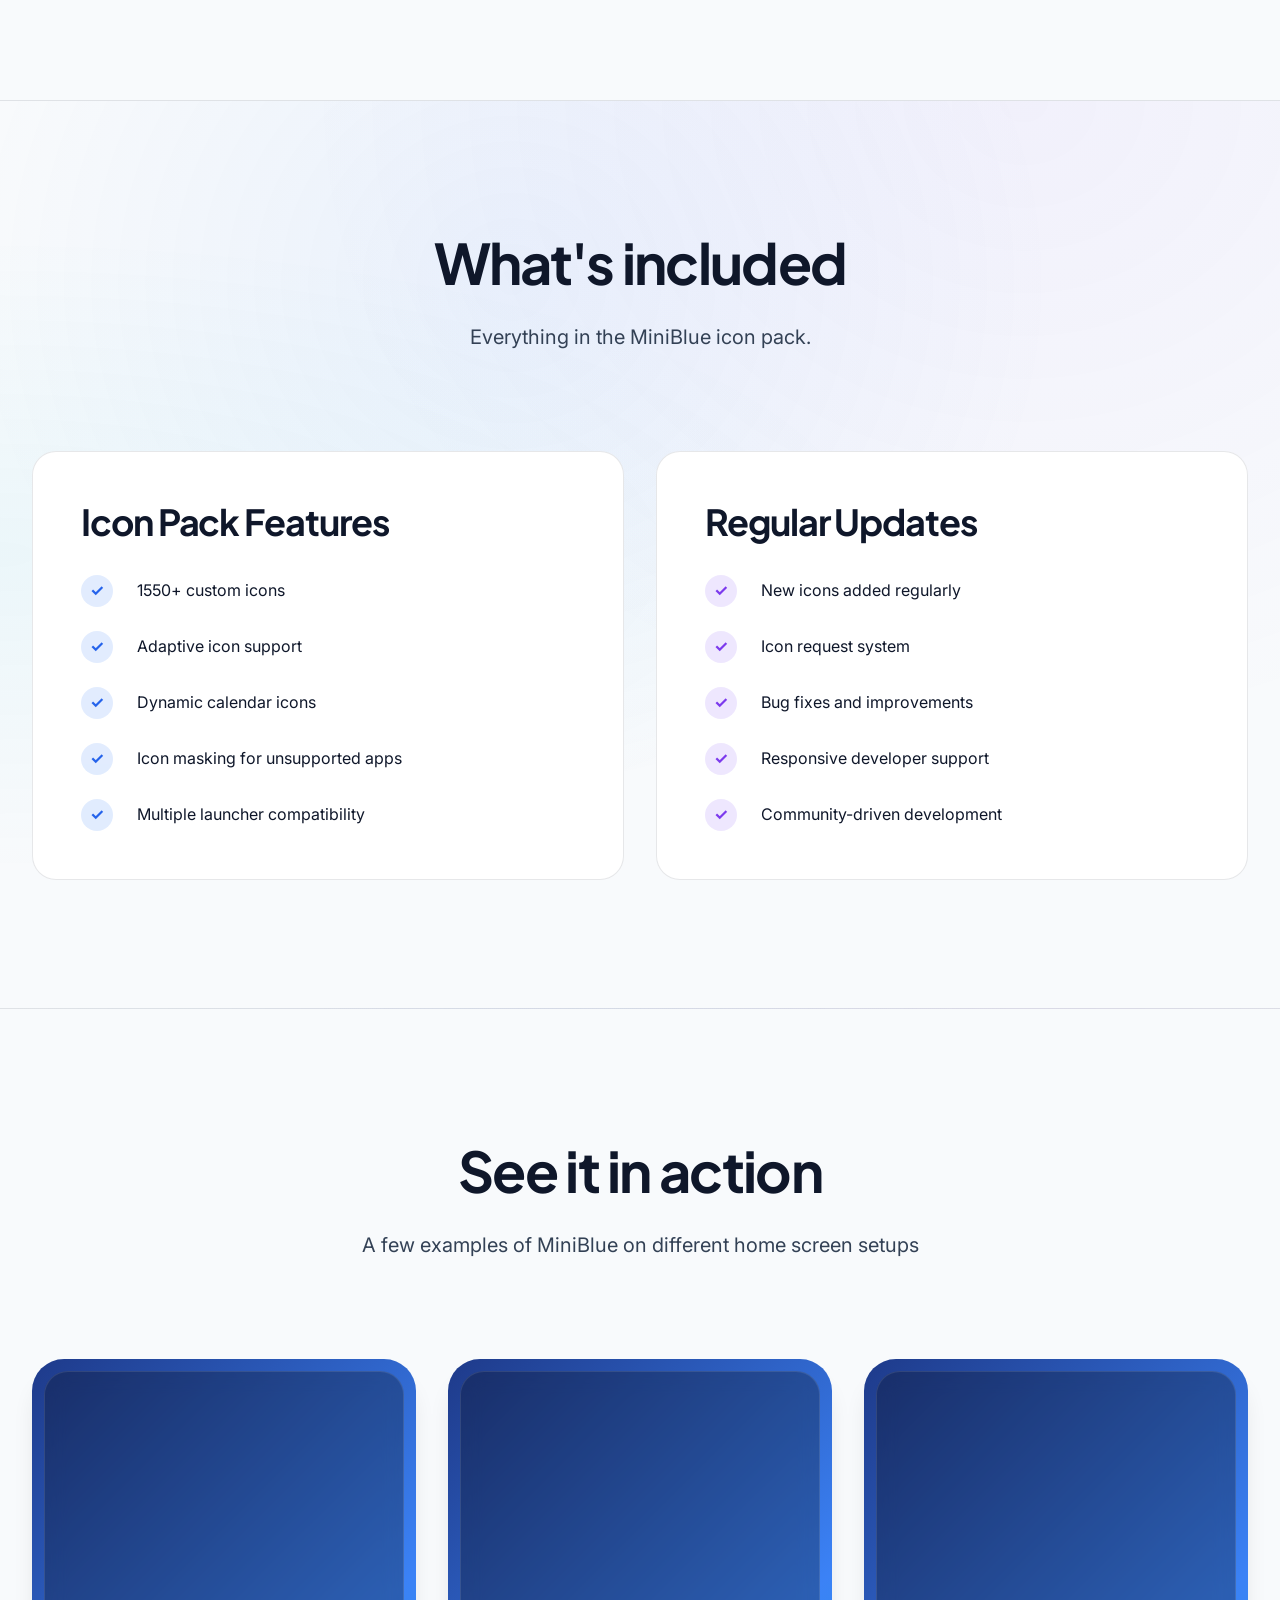
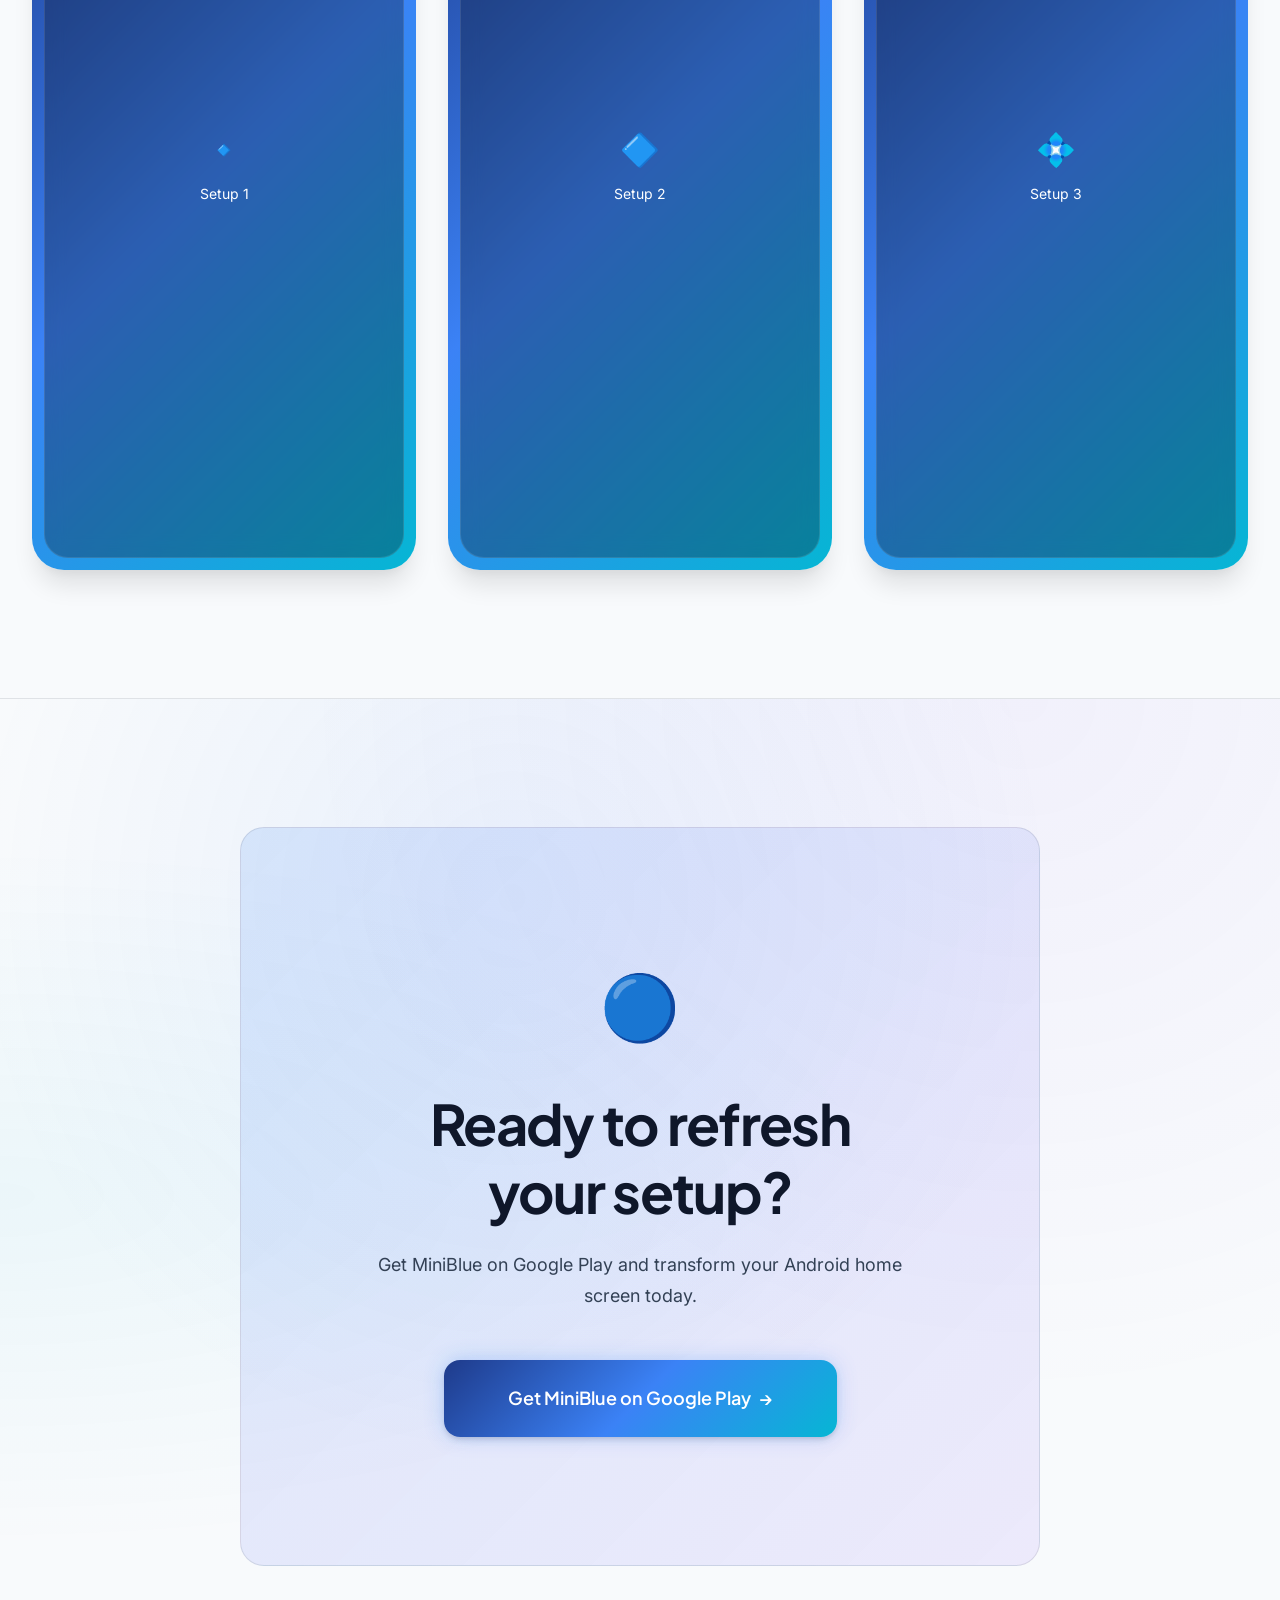
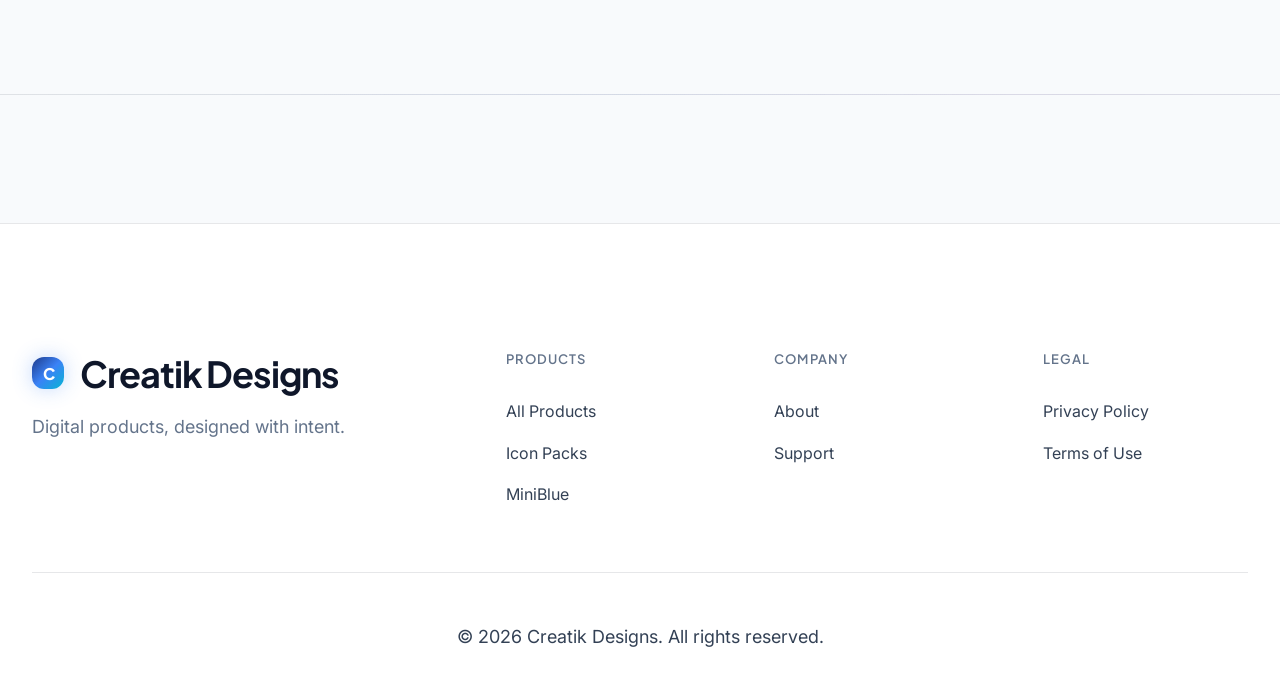
<file: miniblue.html>
<!DOCTYPE html>
<html lang="en" data-theme="dark">
<head>
  <meta charset="UTF-8">
  <meta name="viewport" content="width=device-width, initial-scale=1.0">
  <title>MiniBlue — Minimal Blue Icon Pack for Android</title>
  <meta name="description" content="MiniBlue is a minimal blue icon pack with 1550+ carefully crafted icons designed for a clean and consistent Android setup.">
  <link rel="canonical" href="https://creatikdesigns.com/miniblue.html">
  <link rel="stylesheet" href="assets/css/design-system.css">
  <link rel="stylesheet" href="assets/css/components.css">
  <link rel="icon" type="image/svg+xml" href="data:image/svg+xml,%3Csvg xmlns='http://www.w3.org/2000/svg' viewBox='0 0 100 100'%3E%3Cdefs%3E%3ClinearGradient id='grad' x1='0%25' y1='0%25' x2='100%25' y2='100%25'%3E%3Cstop offset='0%25' stop-color='%233b82f6'/%3E%3Cstop offset='100%25' stop-color='%238b5cf6'/%3E%3C/linearGradient%3E%3C/defs%3E%3Crect width='100' height='100' rx='20' fill='url(%23grad)'/%3E%3Ctext x='50' y='68' font-family='Arial' font-size='55' font-weight='bold' fill='white' text-anchor='middle'%3EC%3C/text%3E%3C/svg%3E">
  <style>
    /* Mobile responsive fixes for MiniBlue page */
    .miniblue-two-col-grid {
      display: grid;
      grid-template-columns: 1fr 1fr;
      gap: var(--space-4xl);
      align-items: center;
    }

    /* Mobile: Stack columns vertically */
    @media (max-width: 768px) {
      .miniblue-two-col-grid {
        grid-template-columns: 1fr;
        gap: var(--space-2xl);
      }

      /* Reset order on mobile so content flows naturally */
      .miniblue-two-col-grid > * {
        order: unset !important;
      }
    }

    /* Ensure device mockups scale properly on mobile */
    .device-mockup {
      max-width: 100%;
      width: 100%;
    }

    @media (max-width: 768px) {
      .device-mockup {
        max-width: 260px;
        margin: 0 auto;
      }

      /* Also handle inline max-width on phone mockups */
      .miniblue-phone-mockup {
        max-width: 240px !important;
      }
    }

    /* Fix hero section on mobile */
    @media (max-width: 768px) {
      .hero {
        min-height: auto !important;
        padding-top: 120px !important;
        padding-bottom: var(--space-3xl) !important;
      }
    }
  </style>
</head>
<body>

  <!-- Navigation -->
  <!-- ⚠️ CROSS-REFERENCE - YE NAVBAR SAARI FILES ME SAME HAI -->
  <nav class="navbar">
    <div class="container">
      <a href="index.html" class="navbar-brand">
        <div class="logo-mark">C</div>
        Creatik Designs
      </a>
      <ul class="navbar-nav">
        <li><a href="index.html">Home</a></li>
        <li><a href="products.html">Products</a></li>
        <li><a href="icon-packs.html">Icon Packs</a></li>
        <li><a href="about.html">About</a></li>
        <li><a href="support.html">Support</a></li>
      </ul>
      <div class="navbar-actions">
        <button id="theme-toggle" class="theme-toggle" aria-label="Toggle theme">
          <span class="icon sun-icon">☀️</span>
          <span class="icon moon-icon">🌙</span>
        </button>
        <button id="mobile-menu-toggle" class="mobile-menu-toggle" aria-label="Open menu">
          <div class="menu-icon"><span></span><span></span><span></span></div>
        </button>
      </div>
    </div>
  </nav>

  <!-- Mobile Menu -->
  <!-- ⚠️ CROSS-REFERENCE - Mobile menu saari files me same -->
  <div id="mobile-overlay" class="mobile-overlay"></div>
  <div id="mobile-menu" class="mobile-menu">
    <button id="mobile-menu-close" class="mobile-menu-close" aria-label="Close menu">
      <svg width="24" height="24" fill="none" stroke="currentColor" stroke-width="2">
        <line x1="18" y1="6" x2="6" y2="18"></line>
        <line x1="6" y1="6" x2="18" y2="18"></line>
      </svg>
    </button>
    <ul class="mobile-menu-nav">
      <li><a href="index.html">Home</a></li>
      <li><a href="products.html">Products</a></li>
      <li><a href="icon-packs.html">Icon Packs</a></li>
      <li><a href="about.html">About</a></li>
      <li><a href="support.html">Support</a></li>
    </ul>
  </div>

  <!-- Breadcrumb -->
  <div style="padding-top: 100px;">
    <div class="container">
      <div class="breadcrumb reveal">
        <a href="index.html">Home</a>
        <span>→</span>
        <a href="icon-packs.html">Icon Packs</a>
        <span>→</span>
        <span>MiniBlue</span>
      </div>
    </div>
  </div>

  <!-- Hero Section -->
  <section class="hero" style="min-height: 80vh; padding-top: 0;">
    <div class="container">
      <div class="miniblue-two-col-grid">
        <div class="reveal">
          <span class="badge" style="margin-bottom: var(--space-lg); background: linear-gradient(135deg, #06b6d4, #3b82f6); color: white;">Cyan → Blue Gradient</span>
          <h1 style="margin-bottom: var(--space-md); line-height: 1.1;">
            <span class="gradient-text">MiniBlue</span>
          </h1>
          <p style="font-size: 1.75rem; margin-bottom: var(--space-md); font-weight: 600;">
            Minimal. Clean. Cyan-Blue.
          </p>
          <p style="color: var(--text-secondary); margin-bottom: var(--space-xl); font-size: 1.25rem;">
            1550+ carefully crafted icons designed for a clean and consistent Android setup. Every icon is designed with precision and attention to detail.
          </p>
          <div style="display: flex; gap: var(--space-md); flex-wrap: wrap; margin-bottom: var(--space-xl);">
            <!-- 🔧 GOOGLE PLAY LINK - MiniBlue app ka link -->
            <!-- ⚠️ YE LINK AUR JAGAH BHI HAI: line 400 -->
            <!-- ⚠️ AGAR LINK BADLA TO DONO JAGAH BADLE -->
            <a href="https://play.google.com/store/apps/details?id=com.creatikdesigns.miniblue" class="btn btn-primary magnetic" target="_blank" rel="noopener noreferrer">
              Get on Google Play
              <span class="arrow">→</span>
            </a>
            <a href="#features" class="btn btn-secondary magnetic">
              Learn More
              <span class="arrow">↓</span>
            </a>
          </div>

          <!-- Quick stats -->
          <div style="display: flex; gap: var(--space-2xl); flex-wrap: wrap;">
            <div>
              <div style="font-size: 2rem; font-weight: 800; color: var(--primary);">1550+</div>
              <div style="color: var(--text-muted); font-size: 0.875rem;">Custom Icons</div>
            </div>
            <div>
              <div style="font-size: 2rem; font-weight: 800; color: var(--primary);">100%</div>
              <div style="color: var(--text-muted); font-size: 0.875rem;">Vector Quality</div>
            </div>
            <div>
              <div style="font-size: 2rem; font-weight: 800; color: var(--primary);">4K+</div>
              <div style="color: var(--text-muted); font-size: 0.875rem;">Resolution Ready</div>
            </div>
          </div>
        </div>

        <div class="device-mockup" style="order: 2;">
          <div style="width: 100%; max-width: 350px; margin: 0 auto; aspect-ratio: 9/19; background: linear-gradient(135deg, #1e3a8a, #3b82f6, #06b6d4); border-radius: 2.5rem; padding: 1.25rem; box-shadow: 0 40px 80px rgba(59, 130, 246, 0.3); position: relative; overflow: hidden;">
            <div style="position: absolute; inset: 0; background: var(--gradient-text); opacity: 0.1;"></div>
            <div style="width: 100%; height: 100%; background: rgba(10, 14, 26, 0.4); border-radius: 2rem; display: flex; flex-direction: column; align-items: center; justify-content: center; color: white; backdrop-filter: blur(10px); border: 1px solid rgba(255,255,255,0.1);">
              <div style="font-size: 5rem; margin-bottom: var(--space-lg);">🔵</div>
              <div style="font-family: 'Plus Jakarta Sans'; font-weight: 700; font-size: 1.5rem;">MiniBlue</div>
              <div style="font-size: 0.875rem; opacity: 0.7; margin-top: var(--space-xs);">Home Screen Preview</div>
            </div>
          </div>
        </div>
      </div>
    </div>
  </section>

  <!-- Key Features -->
  <section id="features" style="background: var(--gradient-mesh); border-top: 1px solid var(--border); border-bottom: 1px solid var(--border);">
    <div class="container">
      <div class="section-header reveal">
        <span class="section-label">Why MiniBlue</span>
        <h2 class="section-title">Why MiniBlue Wins</h2>
        <p class="section-description">Every point is designed for the cyan-to-blue aesthetic you asked for.</p>
      </div>

      <div class="bento-grid reveal-stagger">
        <div class="card bento-item feature-card">
          <div class="feature-icon" style="background: linear-gradient(135deg, #06b6d4, #3b82f6);">🔵</div>
          <h3 class="feature-title">Cyan → Blue Gradient</h3>
          <p class="feature-description">Every icon flows from cool cyan into rich blue — a gradient you won't find anywhere else. Minimal, not plain.</p>
        </div>

        <div class="card bento-item feature-card">
          <div class="feature-icon" style="background: linear-gradient(135deg, #06b6d4, #3b82f6);">🔄</div>
          <h3 class="feature-title">1550+ Icons</h3>
          <p class="feature-description">Comprehensive coverage of popular apps, services, and tools. New ones added as Android evolves.</p>
        </div>

        <div class="card bento-item feature-card">
          <div class="feature-icon" style="background: linear-gradient(135deg, #06b6d4, #3b82f6);">💬</div>
          <h3 class="feature-title">Icon Requests</h3>
          <p class="feature-description">Tell us what's missing. We prioritize requests — you'll see your suggestions in updates.</p>
        </div>

        <div class="card bento-item feature-card" style="grid-column: span 2;">
          <div class="feature-icon" style="background: linear-gradient(135deg, #06b6d4, #3b82f6);">🚀</div>
          <h3 class="feature-title">Launcher + Minimal Design</h3>
          <p class="feature-description">Works with Nova, Action, Lawnchair, Niagara — and the minimal shape language keeps your screen clean without visual noise.</p>
        </div>
      </div>
    </div>
  </section>

  <!-- Designed for Consistency -->
  <section class="reveal">
    <div class="container">
      <div class="miniblue-two-col-grid">
        <div>
          <span class="section-label">Design System</span>
          <h2 style="margin: var(--space-md) 0;">Designed for consistency</h2>
          <p style="color: var(--text-secondary); margin-bottom: var(--space-lg);">
            Every icon in MiniBlue follows a consistent visual language with careful attention to shape, proportion, and style. The result is a cohesive experience across your entire home screen.
          </p>
          <p style="color: var(--text-secondary); margin-bottom: var(--space-lg);">
            Clean lines, minimal details, and a unified blue aesthetic create a polished look that feels intentional rather than random.
          </p>
          <ul style="list-style: none; display: flex; flex-direction: column; gap: var(--space-sm);">
            <li style="display: flex; align-items: center; gap: var(--space-sm);">
              <span style="color: var(--primary); font-size: 1.25rem;">✓</span>
              <span>Unified color palette</span>
            </li>
            <li style="display: flex; align-items: center; gap: var(--space-sm);">
              <span style="color: var(--primary); font-size: 1.25rem;">✓</span>
              <span>Consistent grid system</span>
            </li>
            <li style="display: flex; align-items: center; gap: var(--space-sm);">
              <span style="color: var(--primary); font-size: 1.25rem;">✓</span>
              <span>Precise proportions</span>
            </li>
            <li style="display: flex; align-items: center; gap: var(--space-sm);">
              <span style="color: var(--primary); font-size: 1.25rem;">✓</span>
              <span>Cohesive visual language</span>
            </li>
          </ul>
        </div>

        <div style="display: grid; grid-template-columns: repeat(3, 1fr); gap: var(--space-md);">
          <div class="card" style="aspect-ratio: 1; display: flex; align-items: center; justify-content: center; font-size: 2.5rem; background: linear-gradient(135deg, rgba(59, 130, 246, 0.1), rgba(139, 92, 246, 0.1));">🔵</div>
          <div class="card" style="aspect-ratio: 1; display: flex; align-items: center; justify-content: center; font-size: 2.5rem; background: linear-gradient(135deg, rgba(59, 130, 246, 0.1), rgba(139, 92, 246, 0.1));">🔵</div>
          <div class="card" style="aspect-ratio: 1; display: flex; align-items: center; justify-content: center; font-size: 2.5rem; background: linear-gradient(135deg, rgba(59, 130, 246, 0.1), rgba(139, 92, 246, 0.1));">🔵</div>
          <div class="card" style="aspect-ratio: 1; display: flex; align-items: center; justify-content: center; font-size: 2.5rem; background: linear-gradient(135deg, rgba(59, 130, 246, 0.1), rgba(139, 92, 246, 0.1));">🔵</div>
          <div class="card" style="aspect-ratio: 1; display: flex; align-items: center; justify-content: center; font-size: 2.5rem; background: linear-gradient(135deg, rgba(59, 130, 246, 0.1), rgba(139, 92, 246, 0.1));">🔵</div>
          <div class="card" style="aspect-ratio: 1; display: flex; align-items: center; justify-content: center; font-size: 2.5rem; background: linear-gradient(135deg, rgba(59, 130, 246, 0.1), rgba(139, 92, 246, 0.1));">🔵</div>
        </div>
      </div>
    </div>
  </section>

  <!-- Built for Everyday Use -->
  <section class="reveal" style="background: var(--gradient-mesh); border-top: 1px solid var(--border); border-bottom: 1px solid var(--border);">
    <div class="container">
      <div class="miniblue-two-col-grid">
        <div style="order: 1;">
          <span class="section-label">Compatibility</span>
          <h2 style="margin: var(--space-md) 0;">Built for everyday use</h2>
          <p style="color: var(--text-secondary); margin-bottom: var(--space-lg);">
            MiniBlue works with popular Android launchers that support custom icon packs, allowing you to apply the icons to your home screen and app drawer.
          </p>
          <p style="color: var(--text-secondary); margin-bottom: var(--space-lg);">
            The pack includes support for adaptive icons, icon masking, and other features that help ensure compatibility across different devices and Android versions.
          </p>
          <div style="display: flex; flex-wrap: wrap; gap: var(--space-sm);">
            <span class="badge">Adaptive Icons</span>
            <span class="badge">Icon Masking</span>
            <span class="badge">Dynamic Calendar</span>
            <span class="badge">108x108px</span>
          </div>
        </div>

        <div style="order: 2;">
          <div class="device-mockup" style="max-width: 300px;">
            <div style="width: 100%; aspect-ratio: 9/19; background: linear-gradient(135deg, #1e3a8a, #3b82f6, #06b6d4); border-radius: 2.5rem; padding: 1rem; box-shadow: 0 40px 80px rgba(59, 130, 246, 0.25);">
              <div style="width: 100%; height: 100%; background: rgba(10, 14, 26, 0.4); border-radius: 2rem; display: flex; align-items: center; justify-content: center; color: white; backdrop-filter: blur(10px); border: 1px solid rgba(255,255,255,0.1);">
                <div style="text-align: center;">
                  <div style="font-size: 3rem; margin-bottom: var(--space-sm);">📱</div>
                  <div style="font-family: 'Plus Jakarta Sans'; font-weight: 600;">App Drawer</div>
                  <div style="font-size: 0.75rem; opacity: 0.7;">Preview</div>
                </div>
              </div>
            </div>
          </div>
        </div>
      </div>
    </div>
  </section>

  <!-- Made to Grow -->
  <section class="reveal">
    <div class="container text-center">
      <div style="max-width: 700px; margin: 0 auto;">
        <span class="section-label">Evolution</span>
        <h2 style="margin: var(--space-md) 0;">Made to grow</h2>
        <p style="color: var(--text-secondary); margin-bottom: var(--space-2xl); font-size: 1.125rem;">
          MiniBlue continues to receive new icons and improvements. Request missing apps, report issues, and help shape future updates.
        </p>
      </div>

      <div class="grid grid-3 reveal-stagger">
        <div class="card" style="padding: var(--space-xl);">
          <div style="font-size: 2.5rem; margin-bottom: var(--space-md);">📦</div>
          <h4 style="margin-bottom: var(--space-sm);">Regular Additions</h4>
          <p style="color: var(--text-secondary); font-size: 0.9375rem;">New icons added with each update based on popularity and requests</p>
        </div>

        <div class="card" style="padding: var(--space-xl);">
          <div style="font-size: 2.5rem; margin-bottom: var(--space-md);">🎨</div>
          <h4 style="margin-bottom: var(--space-sm);">Style Refinements</h4>
          <p style="color: var(--text-secondary); font-size: 0.9375rem;">Continuous polish and improvements to maintain consistency</p>
        </div>

        <div class="card" style="padding: var(--space-xl);">
          <div style="font-size: 2.5rem; margin-bottom: var(--space-md);">💡</div>
          <h4 style="margin-bottom: var(--space-sm);">Community Requests</h4>
          <p style="color: var(--text-secondary); font-size: 0.9375rem;">Icons you ask for get prioritized in future updates</p>
        </div>
      </div>
    </div>
  </section>

  <!-- What's Included -->
  <section class="reveal" style="background: var(--gradient-mesh); border-top: 1px solid var(--border); border-bottom: 1px solid var(--border);">
    <div class="container">
      <div class="section-header">
        <h2 class="section-title">What's included</h2>
        <p class="section-description">Everything in the MiniBlue icon pack.</p>
      </div>

      <div class="grid grid-2">
        <div class="card" style="padding: var(--space-xl);">
          <h3 style="margin-bottom: var(--space-lg);">Icon Pack Features</h3>
          <ul style="list-style: none; display: flex; flex-direction: column; gap: var(--space-md);">
            <li style="display: flex; align-items: center; gap: var(--space-md);">
              <span style="width: 32px; height: 32px; background: rgba(59, 130, 246, 0.15); border-radius: 50%; display: flex; align-items: center; justify-content: center; color: var(--primary); font-weight: bold;">✓</span>
              <span>1550+ custom icons</span>
            </li>
            <li style="display: flex; align-items: center; gap: var(--space-md);">
              <span style="width: 32px; height: 32px; background: rgba(59, 130, 246, 0.15); border-radius: 50%; display: flex; align-items: center; justify-content: center; color: var(--primary); font-weight: bold;">✓</span>
              <span>Adaptive icon support</span>
            </li>
            <li style="display: flex; align-items: center; gap: var(--space-md);">
              <span style="width: 32px; height: 32px; background: rgba(59, 130, 246, 0.15); border-radius: 50%; display: flex; align-items: center; justify-content: center; color: var(--primary); font-weight: bold;">✓</span>
              <span>Dynamic calendar icons</span>
            </li>
            <li style="display: flex; align-items: center; gap: var(--space-md);">
              <span style="width: 32px; height: 32px; background: rgba(59, 130, 246, 0.15); border-radius: 50%; display: flex; align-items: center; justify-content: center; color: var(--primary); font-weight: bold;">✓</span>
              <span>Icon masking for unsupported apps</span>
            </li>
            <li style="display: flex; align-items: center; gap: var(--space-md);">
              <span style="width: 32px; height: 32px; background: rgba(59, 130, 246, 0.15); border-radius: 50%; display: flex; align-items: center; justify-content: center; color: var(--primary); font-weight: bold;">✓</span>
              <span>Multiple launcher compatibility</span>
            </li>
          </ul>
        </div>

        <div class="card" style="padding: var(--space-xl);">
          <h3 style="margin-bottom: var(--space-lg);">Regular Updates</h3>
          <ul style="list-style: none; display: flex; flex-direction: column; gap: var(--space-md);">
            <li style="display: flex; align-items: center; gap: var(--space-md);">
              <span style="width: 32px; height: 32px; background: rgba(139, 92, 246, 0.15); border-radius: 50%; display: flex; align-items: center; justify-content: center; color: var(--accent); font-weight: bold;">✓</span>
              <span>New icons added regularly</span>
            </li>
            <li style="display: flex; align-items: center; gap: var(--space-md);">
              <span style="width: 32px; height: 32px; background: rgba(139, 92, 246, 0.15); border-radius: 50%; display: flex; align-items: center; justify-content: center; color: var(--accent); font-weight: bold;">✓</span>
              <span>Icon request system</span>
            </li>
            <li style="display: flex; align-items: center; gap: var(--space-md);">
              <span style="width: 32px; height: 32px; background: rgba(139, 92, 246, 0.15); border-radius: 50%; display: flex; align-items: center; justify-content: center; color: var(--accent); font-weight: bold;">✓</span>
              <span>Bug fixes and improvements</span>
            </li>
            <li style="display: flex; align-items: center; gap: var(--space-md);">
              <span style="width: 32px; height: 32px; background: rgba(139, 92, 246, 0.15); border-radius: 50%; display: flex; align-items: center; justify-content: center; color: var(--accent); font-weight: bold;">✓</span>
              <span>Responsive developer support</span>
            </li>
            <li style="display: flex; align-items: center; gap: var(--space-md);">
              <span style="width: 32px; height: 32px; background: rgba(139, 92, 246, 0.15); border-radius: 50%; display: flex; align-items: center; justify-content: center; color: var(--accent); font-weight: bold;">✓</span>
              <span>Community-driven development</span>
            </li>
          </ul>
        </div>
      </div>
    </div>
  </section>

  <!-- Mockups Gallery -->
  <section class="reveal">
    <div class="container">
      <div class="section-header">
        <h2 class="section-title">See it in action</h2>
        <p class="section-description">A few examples of MiniBlue on different home screen setups</p>
      </div>

      <div class="grid grid-3 reveal-stagger">
        <div class="device-mockup">
          <div style="width: 100%; aspect-ratio: 9/19; background: linear-gradient(135deg, #1e3a8a, #3b82f6, #06b6d4); border-radius: 2rem; padding: 0.75rem; box-shadow: var(--shadow-xl);">
            <div style="width: 100%; height: 100%; background: rgba(10, 14, 26, 0.3); border-radius: 1.5rem; display: flex; align-items: center; justify-content: center; color: white; backdrop-filter: blur(10px); border: 1px solid rgba(255,255,255,0.1);">
              <div style="text-align: center;">
                <div style="font-size: 2rem; margin-bottom: 0.5rem;">🔹</div>
                <div style="font-size: 0.875rem;">Setup 1</div>
              </div>
            </div>
          </div>
        </div>

        <div class="device-mockup">
          <div style="width: 100%; aspect-ratio: 9/19; background: linear-gradient(135deg, #1e3a8a, #3b82f6, #06b6d4); border-radius: 2rem; padding: 0.75rem; box-shadow: var(--shadow-xl);">
            <div style="width: 100%; height: 100%; background: rgba(10, 14, 26, 0.3); border-radius: 1.5rem; display: flex; align-items: center; justify-content: center; color: white; backdrop-filter: blur(10px); border: 1px solid rgba(255,255,255,0.1);">
              <div style="text-align: center;">
                <div style="font-size: 2rem; margin-bottom: 0.5rem;">🔷</div>
                <div style="font-size: 0.875rem;">Setup 2</div>
              </div>
            </div>
          </div>
        </div>

        <div class="device-mockup">
          <div style="width: 100%; aspect-ratio: 9/19; background: linear-gradient(135deg, #1e3a8a, #3b82f6, #06b6d4); border-radius: 2rem; padding: 0.75rem; box-shadow: var(--shadow-xl);">
            <div style="width: 100%; height: 100%; background: rgba(10, 14, 26, 0.3); border-radius: 1.5rem; display: flex; align-items: center; justify-content: center; color: white; backdrop-filter: blur(10px); border: 1px solid rgba(255,255,255,0.1);">
              <div style="text-align: center;">
                <div style="font-size: 2rem; margin-bottom: 0.5rem;">💠</div>
                <div style="font-size: 0.875rem;">Setup 3</div>
              </div>
            </div>
          </div>
        </div>
      </div>
    </div>
  </section>

  <!-- CTA Section -->
  <section class="reveal" style="background: var(--gradient-mesh); border-top: 1px solid var(--border); border-bottom: 1px solid var(--border);">
    <div class="container text-center">
      <div class="card" style="padding: var(--space-4xl); max-width: 800px; margin: 0 auto; background: linear-gradient(135deg, rgba(59, 130, 246, 0.15), rgba(139, 92, 246, 0.1));">
        <div style="font-size: 4rem; margin-bottom: var(--space-lg);">🔵</div>
        <h2 style="margin-bottom: var(--space-md);">Ready to refresh your setup?</h2>
        <p style="color: var(--text-secondary); margin-bottom: var(--space-xl); font-size: 1.125rem;">
          Get MiniBlue on Google Play and transform your Android home screen today.
        </p>
        <!-- 🔧 GOOGLE PLAY LINK - Same as line 89 -->
        <a href="https://play.google.com/store/apps/details?id=com.creatikdesigns.miniblue" class="btn btn-primary magnetic" style="font-size: 1.125rem; padding: var(--space-md) var(--space-2xl);" target="_blank" rel="noopener noreferrer">
          Get MiniBlue on Google Play
          <span class="arrow">→</span>
        </a>
      </div>
    </div>
  </section>

  <!-- Footer -->
  <!-- ⚠️ CROSS-REFERENCE - FOOTER SAARI FILES ME SAME HAI -->
  <footer class="footer">
    <div class="container">
      <div class="footer-content">
        <div class="footer-brand">
          <h3>
            <div class="logo-mark" style="width: 32px; height: 32px; font-size: 1rem;">C</div>
            Creatik Designs
          </h3>
          <p>Digital products, designed with intent.</p>
        </div>
        <div class="footer-links">
          <h4>Products</h4>
          <ul>
            <li><a href="products.html">All Products</a></li>
            <li><a href="icon-packs.html">Icon Packs</a></li>
            <li><a href="miniblue.html">MiniBlue</a></li>
          </ul>
        </div>
        <div class="footer-links">
          <h4>Company</h4>
          <ul>
            <li><a href="about.html">About</a></li>
            <li><a href="support.html">Support</a></li>
          </ul>
        </div>
        <div class="footer-links">
          <h4>Legal</h4>
          <ul>
            <li><a href="privacy.html">Privacy Policy</a></li>
            <li><a href="terms.html">Terms of Use</a></li>
          </ul>
        </div>
      </div>
      <div class="footer-bottom">
        <p>&copy; 2026 Creatik Designs. All rights reserved.</p>
      </div>
    </div>
  </footer>

  <script src="assets/js/main.js"></script>
</body>
</html>
</file>
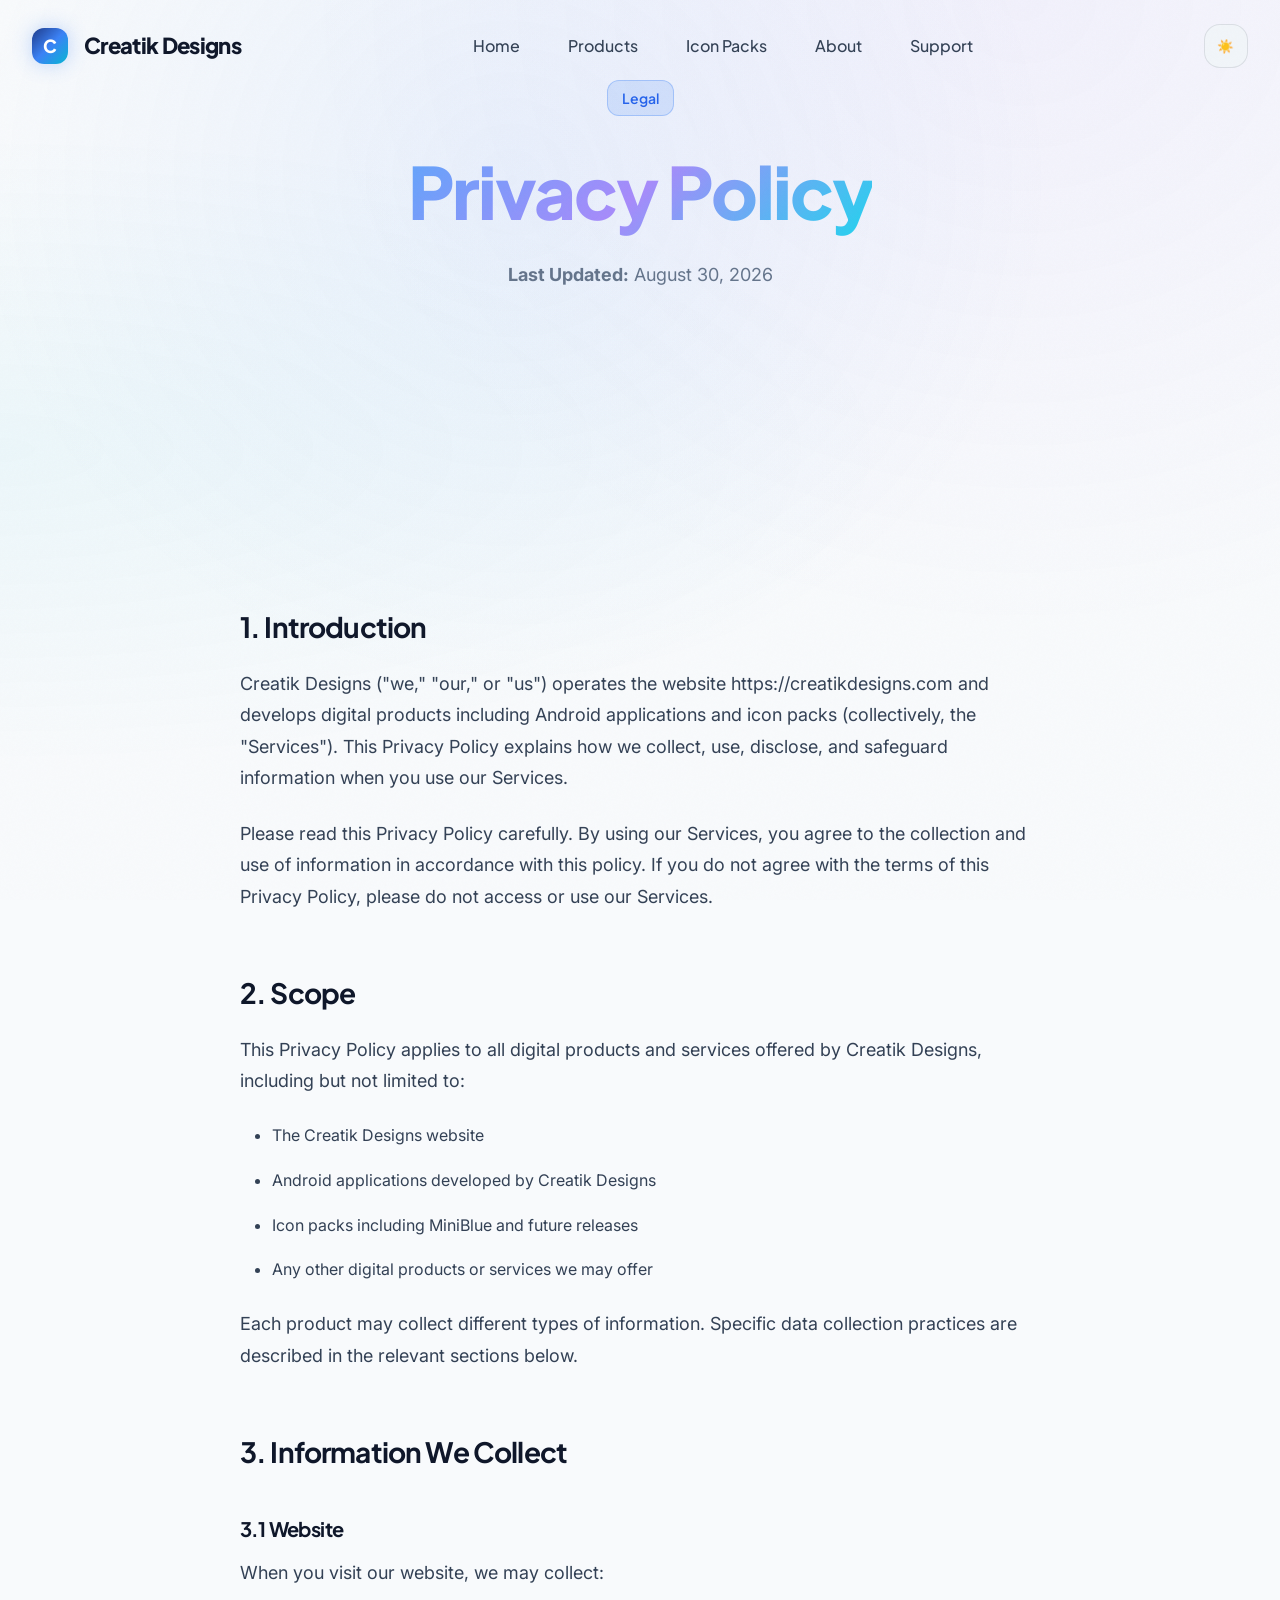
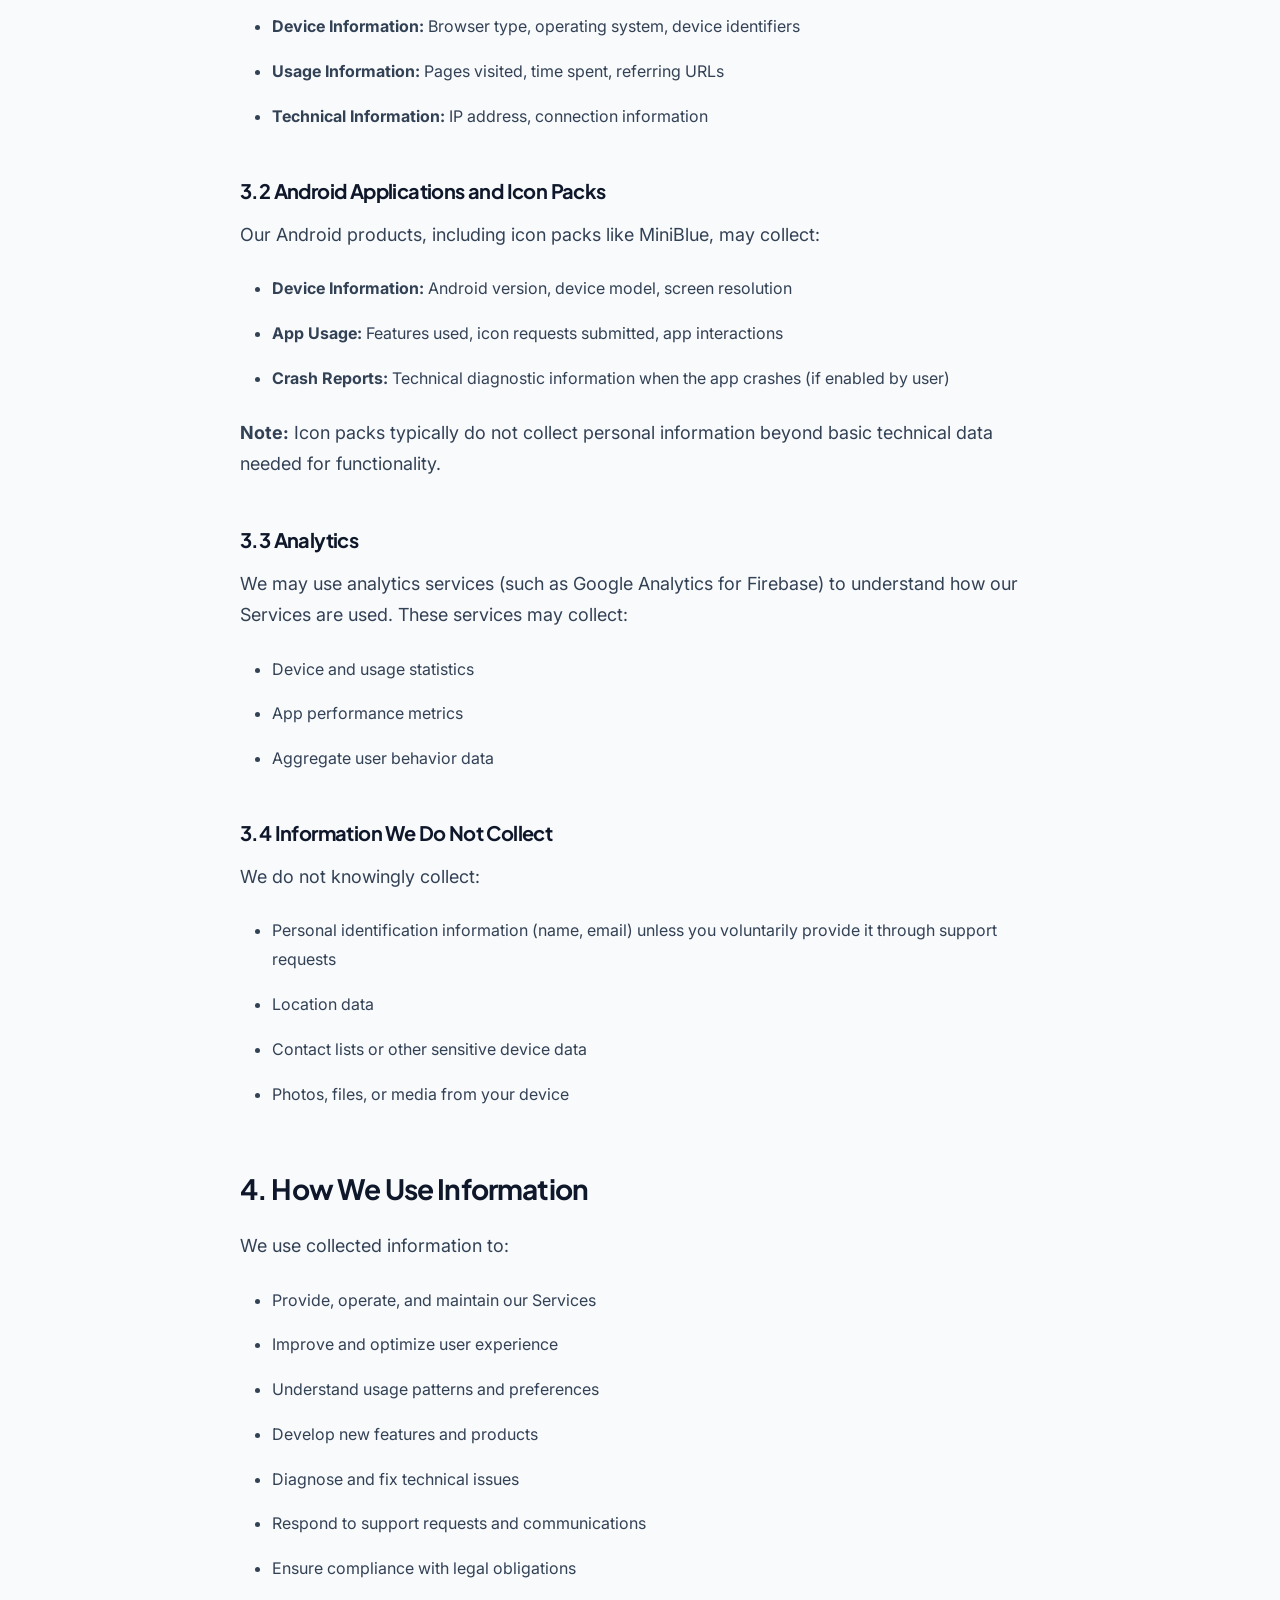
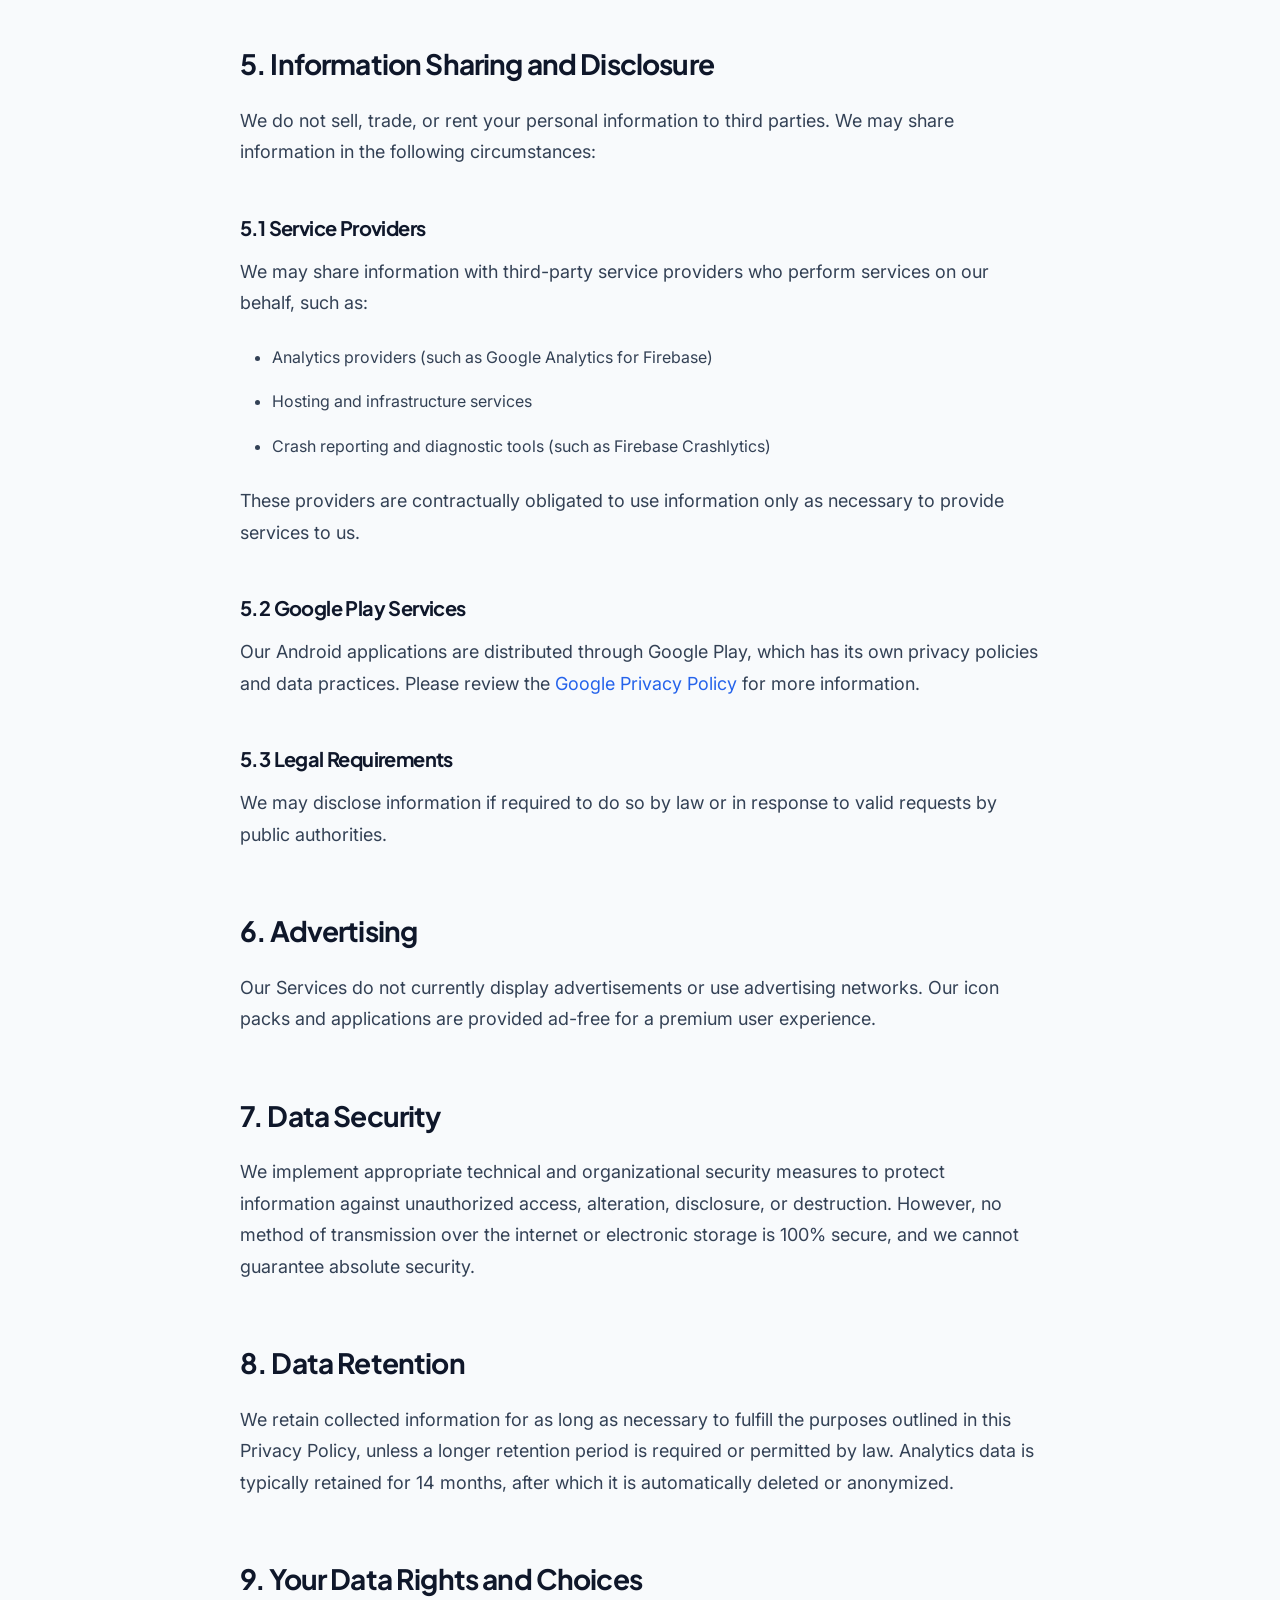
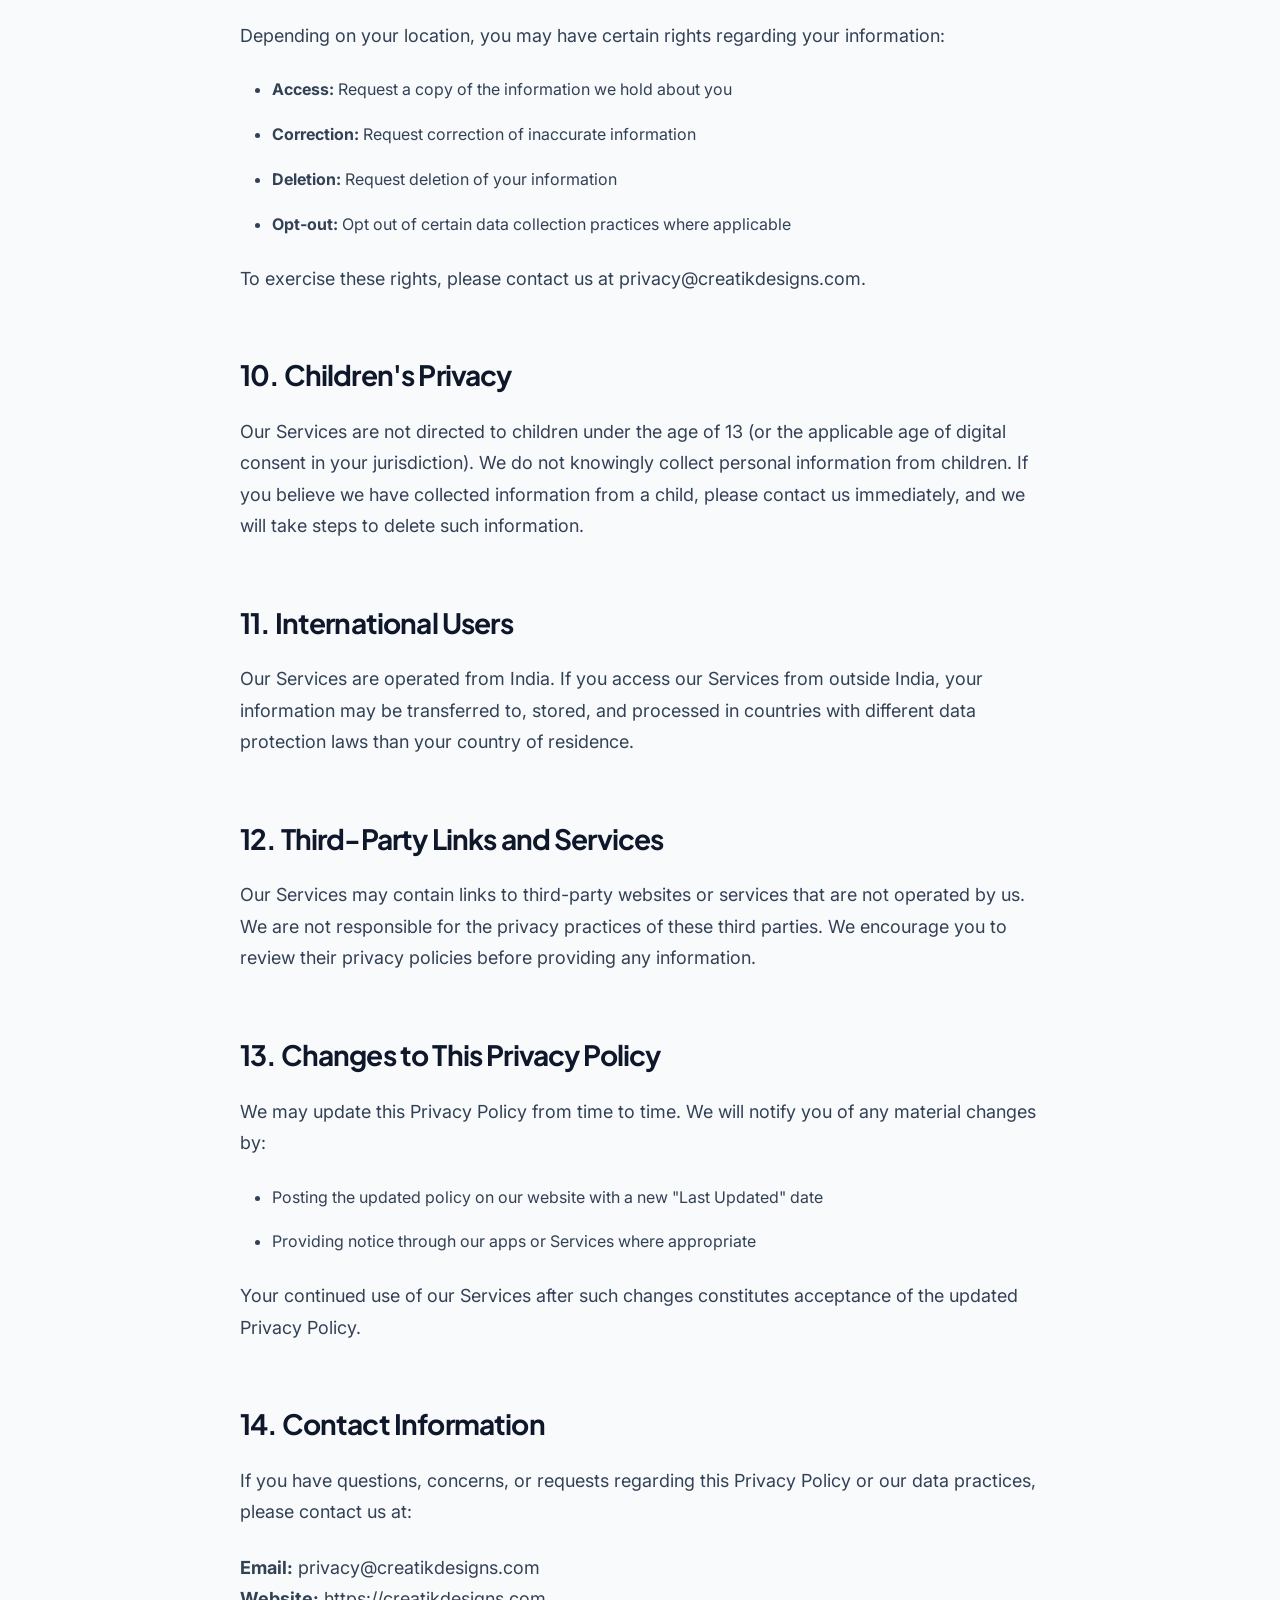
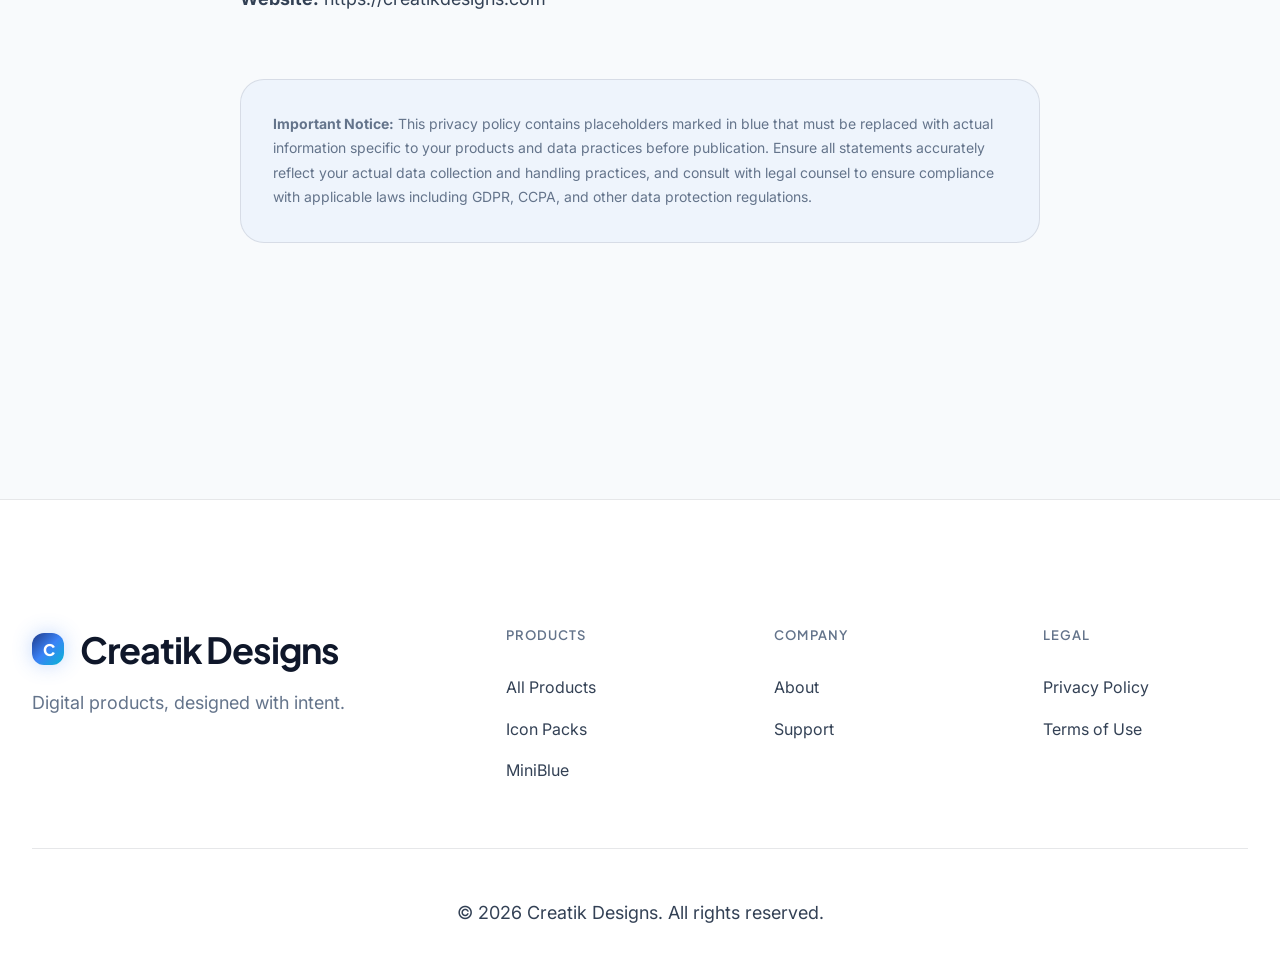
<file: privacy.html>
<!DOCTYPE html>
<html lang="en" data-theme="dark">
<head>
  <meta charset="UTF-8">
  <meta name="viewport" content="width=device-width, initial-scale=1.0">
  <title>Privacy Policy — Creatik Designs</title>
  <meta name="description" content="Privacy Policy for Creatik Designs and its digital products.">
  <link rel="canonical" href="https://creatikdesigns.com/privacy.html">
  <link rel="stylesheet" href="assets/css/design-system.css">
  <link rel="stylesheet" href="assets/css/components.css">
  <link rel="icon" type="image/svg+xml" href="data:image/svg+xml,<svg xmlns='http://www.w3.org/2000/svg' viewBox='0 0 100 100'><text y='.9em' font-size='90'>✨</text></svg>">
  <style>
    .legal-content {
      max-width: 800px;
      margin: 0 auto;
      line-height: 1.8;
    }
    .legal-content h2 {
      margin-top: var(--space-2xl);
      margin-bottom: var(--space-md);
      font-size: 1.75rem;
    }
    .legal-content h3 {
      margin-top: var(--space-xl);
      margin-bottom: var(--space-sm);
      font-size: 1.25rem;
    }
    .legal-content p {
      margin-bottom: var(--space-md);
    }
    .legal-content ul {
      margin: var(--space-md) 0;
      padding-left: var(--space-lg);
    }
    .legal-content li {
      margin-bottom: var(--space-sm);
      color: var(--text-secondary);
    }
    .placeholder {
      background: rgba(59, 130, 246, 0.1);
      padding: 0.25rem 0.5rem;
      border-radius: 0.25rem;
      color: var(--primary);
      font-family: monospace;
    }
  </style>
</head>
<body>

  <!-- Navigation -->
  <nav class="navbar">
    <div class="container">
      <a href="index.html" class="navbar-brand">
        <div class="logo-mark">C</div>
        Creatik Designs
      </a>
      <ul class="navbar-nav">
        <li><a href="index.html">Home</a></li>
        <li><a href="products.html">Products</a></li>
        <li><a href="icon-packs.html">Icon Packs</a></li>
        <li><a href="about.html">About</a></li>
        <li><a href="support.html">Support</a></li>
      </ul>
      <div class="navbar-actions">
        <button id="theme-toggle" class="theme-toggle" aria-label="Toggle theme">
          <span class="icon sun-icon">☀️</span>
          <span class="icon moon-icon">🌙</span>
        </button>
        <button id="mobile-menu-toggle" class="mobile-menu-toggle" aria-label="Open menu">
          <div class="menu-icon"><span></span><span></span><span></span></div>
        </button>
      </div>
    </div>
  </nav>

  <!-- Mobile Menu -->
  <div id="mobile-overlay" class="mobile-overlay"></div>
  <div id="mobile-menu" class="mobile-menu">
    <button id="mobile-menu-close" class="mobile-menu-close" aria-label="Close menu">
      <svg width="24" height="24" fill="none" stroke="currentColor" stroke-width="2" stroke-linecap="round" stroke-linejoin="round">
        <line x1="18" y1="6" x2="6" y2="18"></line>
        <line x1="6" y1="6" x2="18" y2="18"></line>
      </svg>
    </button>
    <ul class="mobile-menu-nav">
      <li><a href="index.html">Home</a></li>
      <li><a href="products.html">Products</a></li>
      <li><a href="icon-packs.html">Icon Packs</a></li>
      <li><a href="about.html">About</a></li>
      <li><a href="support.html">Support</a></li>
    </ul>
  </div>

  <!-- Header -->
  <section class="hero" style="min-height: 40vh; padding-top: 80px;">
    <div class="container">
      <div class="text-center reveal">
        <span class="badge badge-primary" style="margin-bottom: var(--space-lg);">Legal</span>
        <h1 style="margin-bottom: var(--space-md);">
          <span class="gradient-text">Privacy Policy</span>
        </h1>
        <p style="color: var(--text-muted);">
          <strong>Last Updated:</strong> August 30, 2026
        </p>
      </div>
    </div>
  </section>

  <!-- Legal Content -->
  <section>
    <div class="container">
      <div class="legal-content">

        <h2>1. Introduction</h2>
        <p>
          Creatik Designs ("we," "our," or "us") operates the website https://creatikdesigns.com and develops digital products including Android applications and icon packs (collectively, the "Services"). This Privacy Policy explains how we collect, use, disclose, and safeguard information when you use our Services.
        </p>
        <p>
          Please read this Privacy Policy carefully. By using our Services, you agree to the collection and use of information in accordance with this policy. If you do not agree with the terms of this Privacy Policy, please do not access or use our Services.
        </p>

        <h2>2. Scope</h2>
        <p>
          This Privacy Policy applies to all digital products and services offered by Creatik Designs, including but not limited to:
        </p>
        <ul>
          <li>The Creatik Designs website</li>
          <li>Android applications developed by Creatik Designs</li>
          <li>Icon packs including MiniBlue and future releases</li>
          <li>Any other digital products or services we may offer</li>
        </ul>
        <p>
          Each product may collect different types of information. Specific data collection practices are described in the relevant sections below.
        </p>

        <h2>3. Information We Collect</h2>

        <h3>3.1 Website</h3>
        <p>
          When you visit our website, we may collect:
        </p>
        <ul>
          <li><strong>Device Information:</strong> Browser type, operating system, device identifiers</li>
          <li><strong>Usage Information:</strong> Pages visited, time spent, referring URLs</li>
          <li><strong>Technical Information:</strong> IP address, connection information</li>
        </ul>

        <h3>3.2 Android Applications and Icon Packs</h3>
        <p>
          Our Android products, including icon packs like MiniBlue, may collect:
        </p>
        <ul>
          <li><strong>Device Information:</strong> Android version, device model, screen resolution</li>
          <li><strong>App Usage:</strong> Features used, icon requests submitted, app interactions</li>
          <li><strong>Crash Reports:</strong> Technical diagnostic information when the app crashes (if enabled by user)</li>
        </ul>
        <p>
          <strong>Note:</strong> Icon packs typically do not collect personal information beyond basic technical data needed for functionality.
        </p>

        <h3>3.3 Analytics</h3>
        <p>
          We may use analytics services (such as Google Analytics for Firebase) to understand how our Services are used. These services may collect:
        </p>
        <ul>
          <li>Device and usage statistics</li>
          <li>App performance metrics</li>
          <li>Aggregate user behavior data</li>
        </ul>

        <h3>3.4 Information We Do Not Collect</h3>
        <p>
          We do not knowingly collect:
        </p>
        <ul>
          <li>Personal identification information (name, email) unless you voluntarily provide it through support requests</li>
          <li>Location data</li>
          <li>Contact lists or other sensitive device data</li>
          <li>Photos, files, or media from your device</li>
        </ul>

        <h2>4. How We Use Information</h2>
        <p>
          We use collected information to:
        </p>
        <ul>
          <li>Provide, operate, and maintain our Services</li>
          <li>Improve and optimize user experience</li>
          <li>Understand usage patterns and preferences</li>
          <li>Develop new features and products</li>
          <li>Diagnose and fix technical issues</li>
          <li>Respond to support requests and communications</li>
          <li>Ensure compliance with legal obligations</li>
        </ul>

        <h2>5. Information Sharing and Disclosure</h2>
        <p>
          We do not sell, trade, or rent your personal information to third parties. We may share information in the following circumstances:
        </p>

        <h3>5.1 Service Providers</h3>
        <p>
          We may share information with third-party service providers who perform services on our behalf, such as:
        </p>
        <ul>
          <li>Analytics providers (such as Google Analytics for Firebase)</li>
          <li>Hosting and infrastructure services</li>
          <li>Crash reporting and diagnostic tools (such as Firebase Crashlytics)</li>
        </ul>
        <p>
          These providers are contractually obligated to use information only as necessary to provide services to us.
        </p>

        <h3>5.2 Google Play Services</h3>
        <p>
          Our Android applications are distributed through Google Play, which has its own privacy policies and data practices. Please review the <a href="https://policies.google.com/privacy" target="_blank" rel="noopener noreferrer">Google Privacy Policy</a> for more information.
        </p>

        <h3>5.3 Legal Requirements</h3>
        <p>
          We may disclose information if required to do so by law or in response to valid requests by public authorities.
        </p>

        <h2>6. Advertising</h2>
        <p>
          Our Services do not currently display advertisements or use advertising networks. Our icon packs and applications are provided ad-free for a premium user experience.
        </p>

        <h2>7. Data Security</h2>
        <p>
          We implement appropriate technical and organizational security measures to protect information against unauthorized access, alteration, disclosure, or destruction. However, no method of transmission over the internet or electronic storage is 100% secure, and we cannot guarantee absolute security.
        </p>

        <h2>8. Data Retention</h2>
        <p>
          We retain collected information for as long as necessary to fulfill the purposes outlined in this Privacy Policy, unless a longer retention period is required or permitted by law. Analytics data is typically retained for 14 months, after which it is automatically deleted or anonymized.
        </p>

        <h2>9. Your Data Rights and Choices</h2>
        <p>
          Depending on your location, you may have certain rights regarding your information:
        </p>
        <ul>
          <li><strong>Access:</strong> Request a copy of the information we hold about you</li>
          <li><strong>Correction:</strong> Request correction of inaccurate information</li>
          <li><strong>Deletion:</strong> Request deletion of your information</li>
          <li><strong>Opt-out:</strong> Opt out of certain data collection practices where applicable</li>
        </ul>
        <p>
          To exercise these rights, please contact us at privacy@creatikdesigns.com.
        </p>

        <h2>10. Children's Privacy</h2>
        <p>
          Our Services are not directed to children under the age of 13 (or the applicable age of digital consent in your jurisdiction). We do not knowingly collect personal information from children. If you believe we have collected information from a child, please contact us immediately, and we will take steps to delete such information.
        </p>

        <h2>11. International Users</h2>
        <p>
          Our Services are operated from India. If you access our Services from outside India, your information may be transferred to, stored, and processed in countries with different data protection laws than your country of residence.
        </p>

        <h2>12. Third-Party Links and Services</h2>
        <p>
          Our Services may contain links to third-party websites or services that are not operated by us. We are not responsible for the privacy practices of these third parties. We encourage you to review their privacy policies before providing any information.
        </p>

        <h2>13. Changes to This Privacy Policy</h2>
        <p>
          We may update this Privacy Policy from time to time. We will notify you of any material changes by:
        </p>
        <ul>
          <li>Posting the updated policy on our website with a new "Last Updated" date</li>
          <li>Providing notice through our apps or Services where appropriate</li>
        </ul>
        <p>
          Your continued use of our Services after such changes constitutes acceptance of the updated Privacy Policy.
        </p>

        <h2>14. Contact Information</h2>
        <p>
          If you have questions, concerns, or requests regarding this Privacy Policy or our data practices, please contact us at:
        </p>
        <p>
          <strong>Email:</strong> privacy@creatikdesigns.com<br>
          <strong>Website:</strong> https://creatikdesigns.com
        </p>

        <div class="card" style="margin-top: var(--space-2xl); padding: var(--space-lg); background: rgba(59, 130, 246, 0.05);">
          <p style="margin: 0; font-size: 0.875rem; color: var(--text-muted);">
            <strong>Important Notice:</strong> This privacy policy contains placeholders marked in blue that must be replaced with actual information specific to your products and data practices before publication. Ensure all statements accurately reflect your actual data collection and handling practices, and consult with legal counsel to ensure compliance with applicable laws including GDPR, CCPA, and other data protection regulations.
          </p>
        </div>

      </div>
    </div>
  </section>

  <!-- Footer -->
  <footer class="footer">
    <div class="container">
      <div class="footer-content">
        <div class="footer-brand">
          <h3>
            <div class="logo-mark" style="width: 32px; height: 32px; font-size: 1rem;">C</div>
            Creatik Designs
          </h3>
          <p>Digital products, designed with intent.</p>
        </div>
        <div class="footer-links">
          <h4>Products</h4>
          <ul>
            <li><a href="products.html">All Products</a></li>
            <li><a href="icon-packs.html">Icon Packs</a></li>
            <li><a href="miniblue.html">MiniBlue</a></li>
          </ul>
        </div>
        <div class="footer-links">
          <h4>Company</h4>
          <ul>
            <li><a href="about.html">About</a></li>
            <li><a href="support.html">Support</a></li>
          </ul>
        </div>
        <div class="footer-links">
          <h4>Legal</h4>
          <ul>
            <li><a href="privacy.html">Privacy Policy</a></li>
            <li><a href="terms.html">Terms of Use</a></li>
          </ul>
        </div>
      </div>
      <div class="footer-bottom">
        <p>&copy; 2026 Creatik Designs. All rights reserved.</p>
      </div>
    </div>
  </footer>

  <script src="assets/js/main.js"></script>
</body>
</html>
</file>
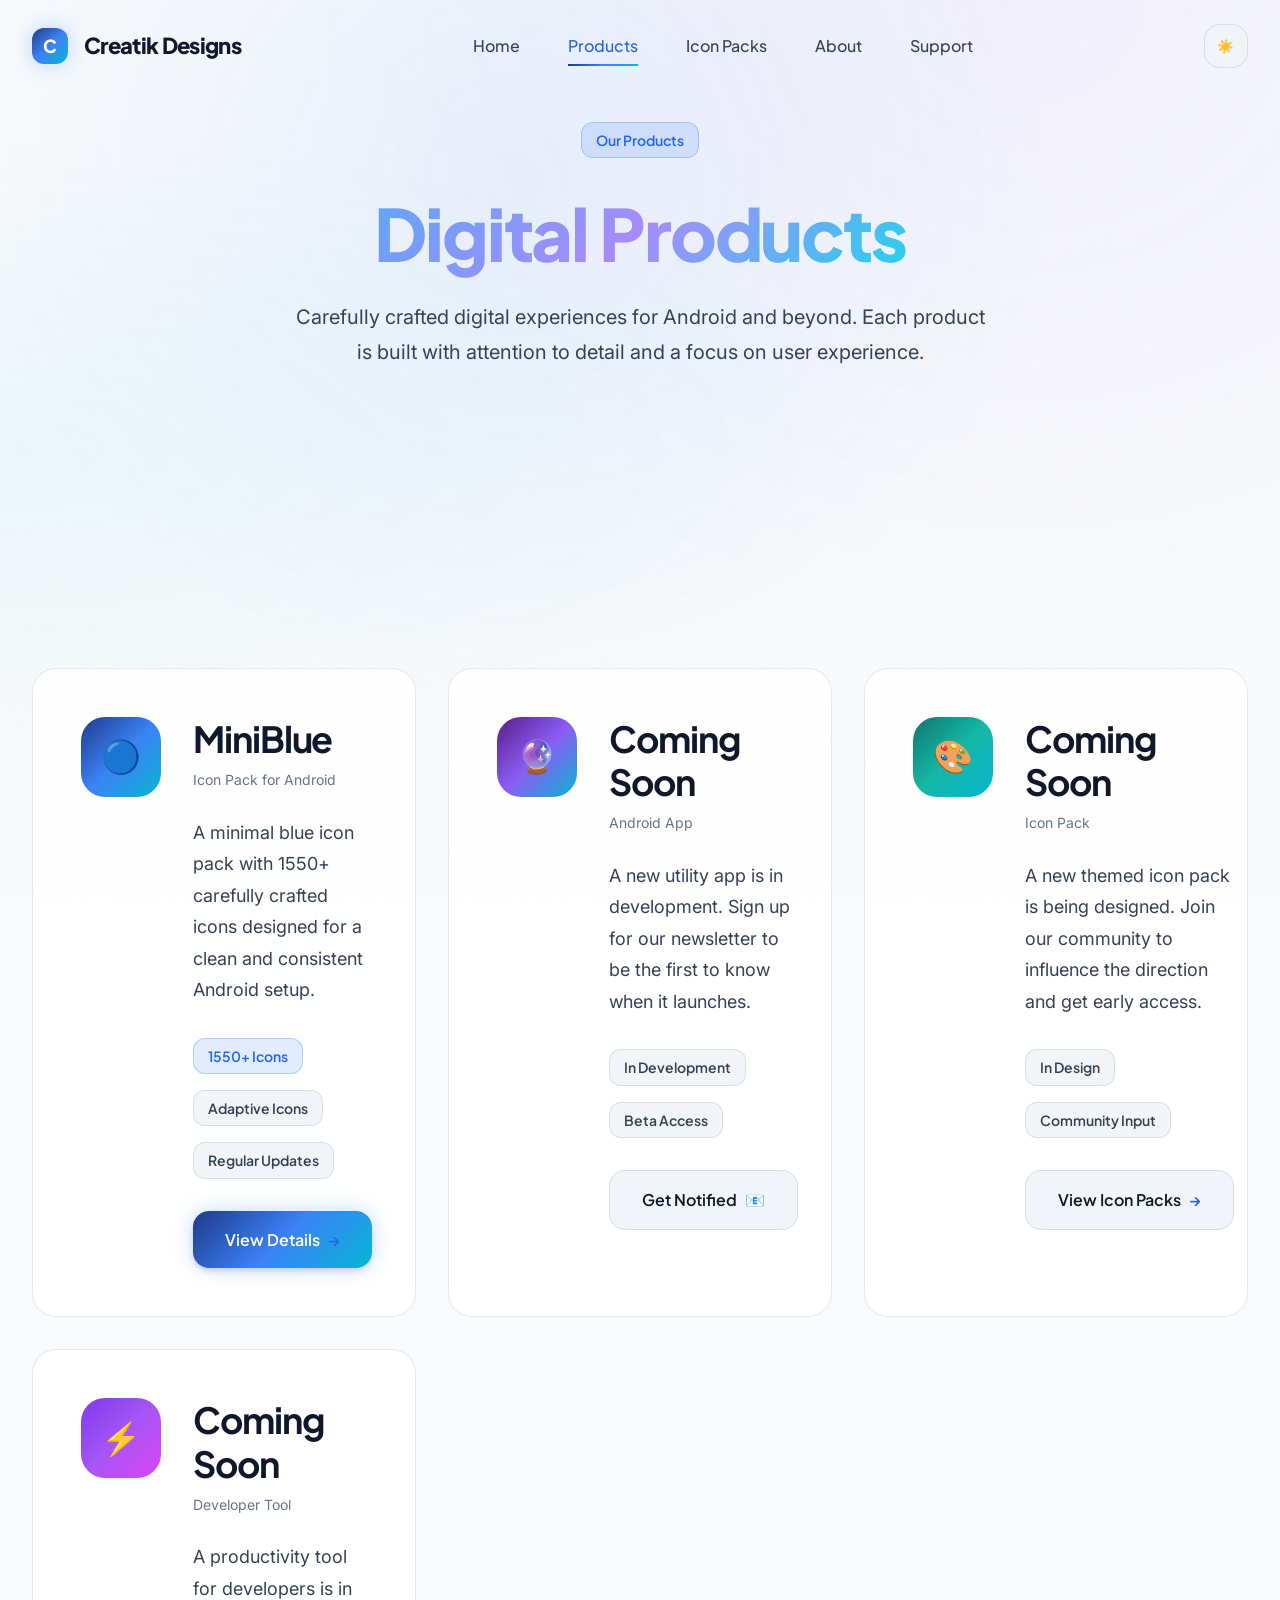
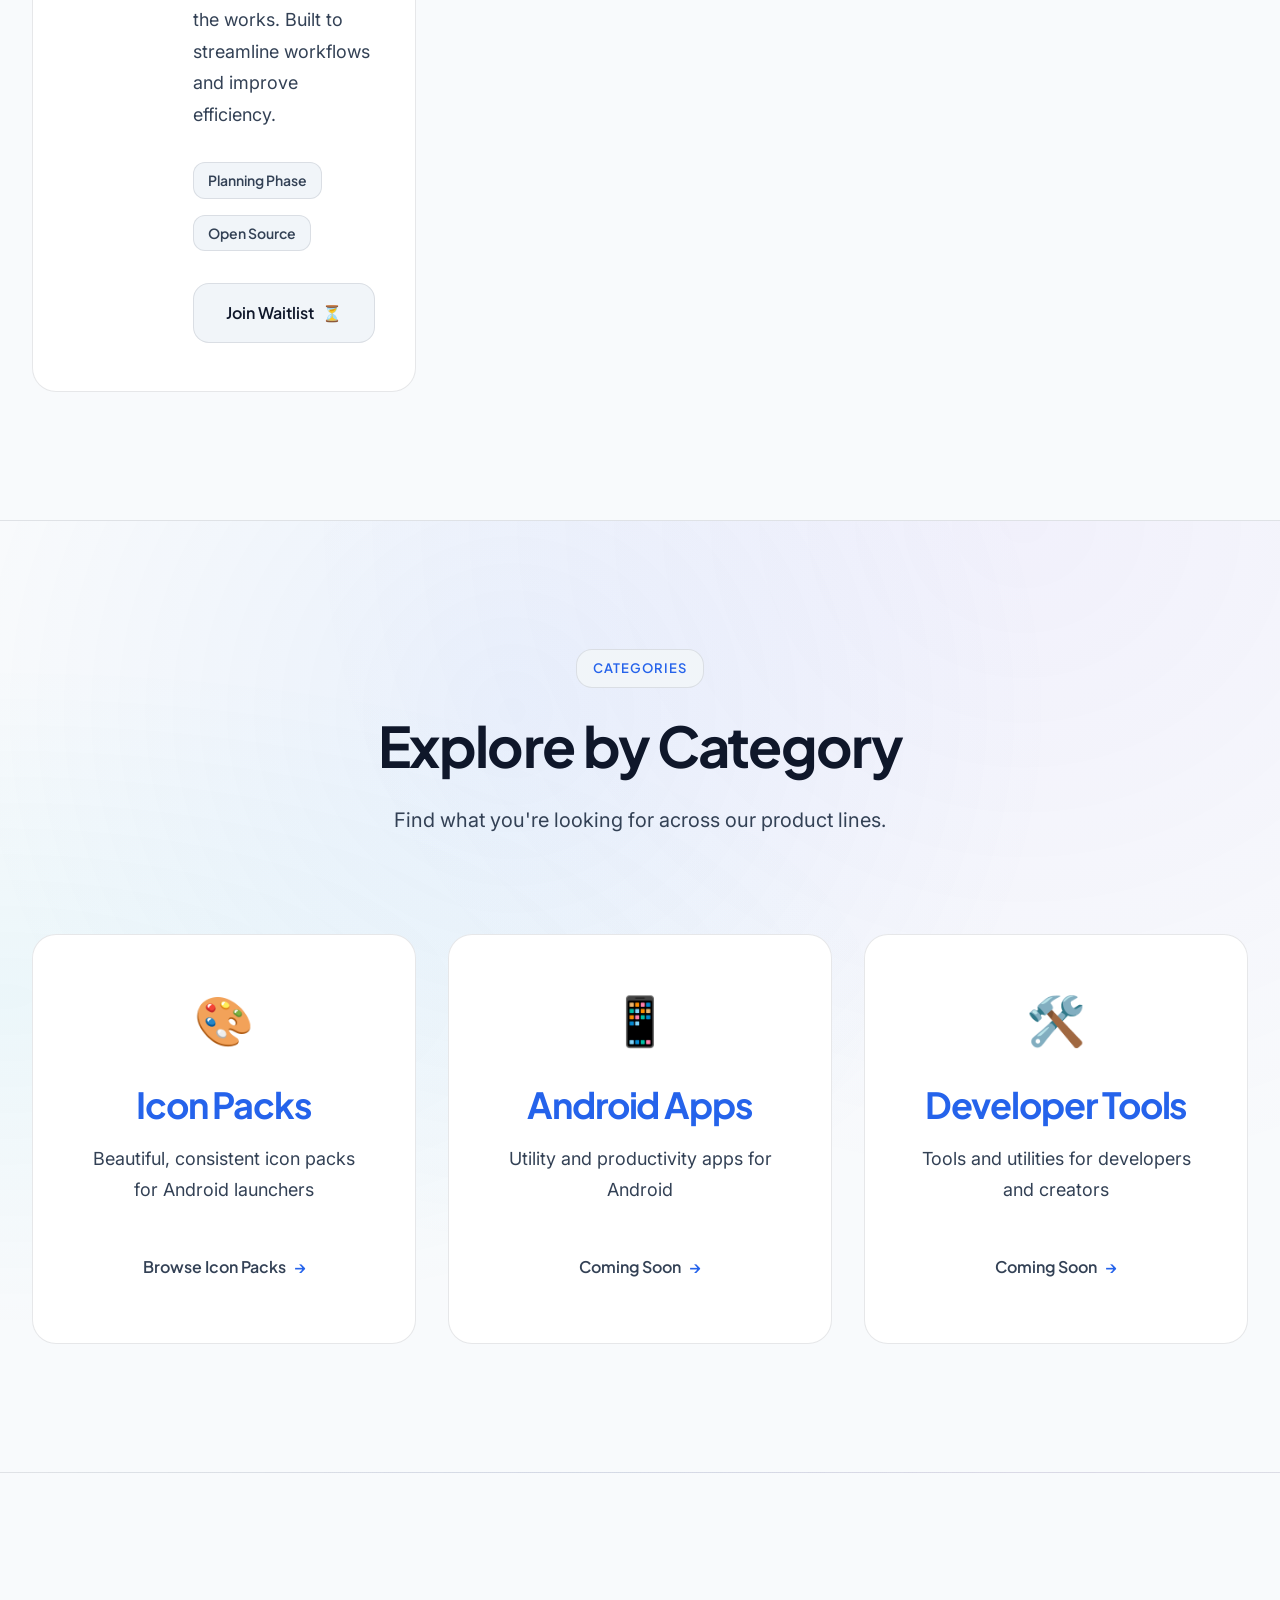
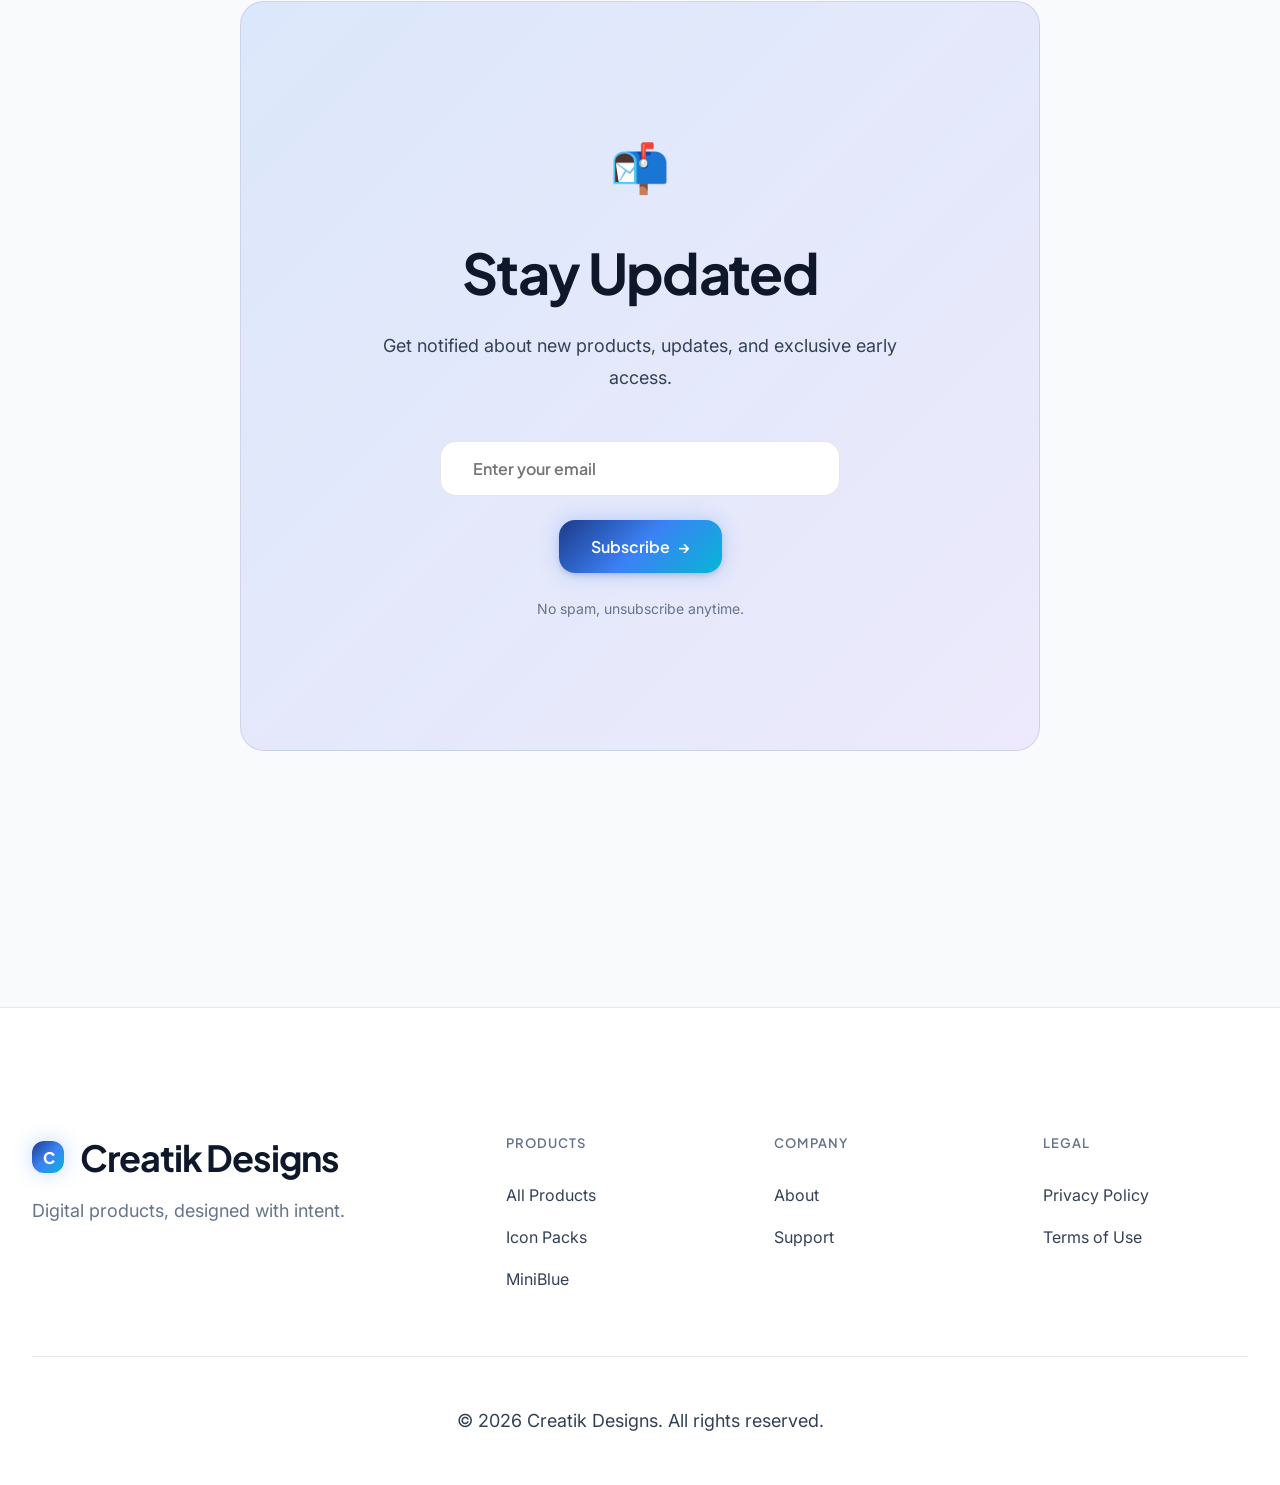
<file: products.html>
<!DOCTYPE html>
<html lang="en" data-theme="dark">
<head>
  <meta charset="UTF-8">
  <meta name="viewport" content="width=device-width, initial-scale=1.0">
  <title>Products — Creatik Designs</title>
  <meta name="description" content="Explore our collection of digital products including Android apps, icon packs, and software.">
  <link rel="canonical" href="https://creatikdesigns.com/products.html">
  <link rel="stylesheet" href="assets/css/design-system.css">
  <link rel="stylesheet" href="assets/css/components.css">
  <link rel="icon" type="image/svg+xml" href="data:image/svg+xml,%3Csvg xmlns='http://www.w3.org/2000/svg' viewBox='0 0 100 100'%3E%3Cdefs%3E%3ClinearGradient id='grad' x1='0%25' y1='0%25' x2='100%25' y2='100%25'%3E%3Cstop offset='0%25' stop-color='%233b82f6'/%3E%3Cstop offset='100%25' stop-color='%238b5cf6'/%3E%3C/linearGradient%3E%3C/defs%3E%3Crect width='100' height='100' rx='20' fill='url(%23grad)'/%3E%3Ctext x='50' y='68' font-family='Arial' font-size='55' font-weight='bold' fill='white' text-anchor='middle'%3EC%3C/text%3E%3C/svg%3E">
</head>
<body>

  <!-- Navigation -->
  <!-- ===============================================
       NAVBAR (ऊपर का मेनू)

       ⚠️ CROSS-REFERENCE - YE NAVBAR SAARI FILES ME SAME HAI:
       index.html, about.html, support.html, icon-packs.html, miniblue.html

       AGAR MENU BADLA TO INME SE HAR EK ME BADLE.

       🔧 WHAT TO CHANGE:
       - Menu link text (Home, Products, Icon Packs, About, Support)
       - Brand name/logo
       - Active page highlight

       ⚠️ DON'T CHANGE:
       - Navbar structure/classes
       =============================================== -->
  <nav class="navbar">
    <div class="container">
      <a href="index.html" class="navbar-brand">
        <div class="logo-mark">C</div>
        Creatik Designs
      </a>
      <ul class="navbar-nav">
        <li><a href="index.html">Home</a></li>
        <li><a href="products.html">Products</a></li>
        <li><a href="icon-packs.html">Icon Packs</a></li>
        <li><a href="about.html">About</a></li>
        <li><a href="support.html">Support</a></li>
      </ul>
      <div class="navbar-actions">
        <button id="theme-toggle" class="theme-toggle" aria-label="Toggle theme">
          <span class="icon sun-icon">☀️</span>
          <span class="icon moon-icon">🌙</span>
        </button>
        <button id="mobile-menu-toggle" class="mobile-menu-toggle" aria-label="Open menu">
          <div class="menu-icon"><span></span><span></span><span></span></div>
        </button>
      </div>
    </div>
  </nav>

  <!-- Mobile Menu -->
  <!-- ⚠️ CROSS-REFERENCE - YE MOBILE MENU BHI SAARI FILES ME HAI -->
  <div id="mobile-overlay" class="mobile-overlay"></div>
  <div id="mobile-menu" class="mobile-menu">
    <button id="mobile-menu-close" class="mobile-menu-close" aria-label="Close menu">
      <svg width="24" height="24" fill="none" stroke="currentColor" stroke-width="2">
        <line x1="18" y1="6" x2="6" y2="18"></line>
        <line x1="6" y1="6" x2="18" y2="18"></line>
      </svg>
    </button>
    <ul class="mobile-menu-nav">
      <li><a href="index.html">Home</a></li>
      <li><a href="products.html">Products</a></li>
      <li><a href="icon-packs.html">Icon Packs</a></li>
      <li><a href="about.html">About</a></li>
      <li><a href="support.html">Support</a></li>
    </ul>
  </div>

  <!-- Page Header -->
  <section class="hero" style="min-height: 60vh; padding-top: 80px;">
    <div class="container">
      <div class="text-center reveal">
        <span class="badge badge-primary" style="margin-bottom: var(--space-lg);">Our Products</span>
        <h1 style="margin-bottom: var(--space-md);">
          <span class="gradient-text">Digital Products</span>
        </h1>
        <p style="font-size: 1.25rem; max-width: 700px; margin: 0 auto;">
          Carefully crafted digital experiences for Android and beyond. Each product is built with attention to detail and a focus on user experience.
        </p>
      </div>
    </div>
  </section>

  <!-- Products Grid -->
  <section class="reveal">
    <div class="container">
      <div class="grid grid-2 reveal-stagger">

        <!-- MiniBlue Product Card -->
        <article class="card product-card category-card" style="padding: var(--space-xl);">
          <div style="display: flex; align-items: flex-start; gap: var(--space-lg);">
            <div style="width: 80px; height: 80px; border-radius: var(--radius-xl); background: linear-gradient(135deg, #1e3a8a, #3b82f6, #06b6d4); display: flex; align-items: center; justify-content: center; font-size: 2rem; flex-shrink: 0;">
              🔵
            </div>
            <div style="flex: 1;">
              <h3 style="margin-bottom: var(--space-xs);">MiniBlue</h3>
              <p style="color: var(--text-muted); font-size: 0.875rem; margin-bottom: var(--space-md);">Icon Pack for Android</p>
              <p style="color: var(--text-secondary); margin-bottom: var(--space-lg);">
                A minimal blue icon pack with 1550+ carefully crafted icons designed for a clean and consistent Android setup.
              </p>
              <div style="display: flex; gap: var(--space-sm); flex-wrap: wrap; margin-bottom: var(--space-lg);">
                <span class="badge badge-primary">1550+ Icons</span>
                <span class="badge">Adaptive Icons</span>
                <span class="badge">Regular Updates</span>
              </div>
              <a href="miniblue.html" class="btn btn-primary magnetic" style="width: fit-content;">
                View Details
                <span class="arrow">→</span>
              </a>
            </div>
          </div>
        </article>

        <!-- Placeholder for future products -->
        <article class="card product-card category-card" style="padding: var(--space-xl);">
          <div style="display: flex; align-items: flex-start; gap: var(--space-lg);">
            <div style="width: 80px; height: 80px; border-radius: var(--radius-xl); background: linear-gradient(135deg, #581c87, #8b5cf6, #06b6d4); display: flex; align-items: center; justify-content: center; font-size: 2rem; flex-shrink: 0;">
              🔮
            </div>
            <div style="flex: 1;">
              <h3 style="margin-bottom: var(--space-xs);">Coming Soon</h3>
              <p style="color: var(--text-muted); font-size: 0.875rem; margin-bottom: var(--space-md);">Android App</p>
              <p style="color: var(--text-secondary); margin-bottom: var(--space-lg);">
                A new utility app is in development. Sign up for our newsletter to be the first to know when it launches.
              </p>
              <div style="display: flex; gap: var(--space-sm); flex-wrap: wrap; margin-bottom: var(--space-lg);">
                <span class="badge">In Development</span>
                <span class="badge">Beta Access</span>
              </div>
              <!-- 🔧 EMAIL COPY BUTTON - data-copy me email daalne ke liye -->
              <!-- ⚠️ YE EMAIL SAHI JAGAH HAI: support.html line 110 -->
              <!-- ⚠️ AGAR EMAIL BADLA TO SAARI JAGAH BADLE: -->
              <!--    - products.html line 120 (yeh line) -->
              <!--    - QUICK-CHANGE-GUIDE.md -->
              <a href="#" class="btn btn-secondary magnetic" style="width: fit-content;" data-copy="notify@creatikdesigns.com">
                Get Notified
                <span class="arrow">📧</span>
              </a>
            </div>
          </div>
        </article>

        <!-- Placeholder for future products -->
        <article class="card product-card category-card" style="padding: var(--space-xl);">
          <div style="display: flex; align-items: flex-start; gap: var(--space-lg);">
            <div style="width: 80px; height: 80px; border-radius: var(--radius-xl); background: linear-gradient(135deg, #0f766e, #14b8a6, #06b6d4); display: flex; align-items: center; justify-content: center; font-size: 2rem; flex-shrink: 0;">
              🎨
            </div>
            <div style="flex: 1;">
              <h3 style="margin-bottom: var(--space-xs);">Coming Soon</h3>
              <p style="color: var(--text-muted); font-size: 0.875rem; margin-bottom: var(--space-md);">Icon Pack</p>
              <p style="color: var(--text-secondary); margin-bottom: var(--space-lg);">
                A new themed icon pack is being designed. Join our community to influence the direction and get early access.
              </p>
              <div style="display: flex; gap: var(--space-sm); flex-wrap: wrap; margin-bottom: var(--space-lg);">
                <span class="badge">In Design</span>
                <span class="badge">Community Input</span>
              </div>
              <a href="icon-packs.html" class="btn btn-secondary magnetic" style="width: fit-content;">
                View Icon Packs
                <span class="arrow">→</span>
              </a>
            </div>
          </div>
        </article>

        <!-- Placeholder for future products -->
        <article class="card product-card category-card" style="padding: var(--space-xl);">
          <div style="display: flex; align-items: flex-start; gap: var(--space-lg);">
            <div style="width: 80px; height: 80px; border-radius: var(--radius-xl); background: linear-gradient(135deg, #7c3aed, #a855f7, #d946ef); display: flex; align-items: center; justify-content: center; font-size: 2rem; flex-shrink: 0;">
              ⚡
            </div>
            <div style="flex: 1;">
              <h3 style="margin-bottom: var(--space-xs);">Coming Soon</h3>
              <p style="color: var(--text-muted); font-size: 0.875rem; margin-bottom: var(--space-md);">Developer Tool</p>
              <p style="color: var(--text-secondary); margin-bottom: var(--space-lg);">
                A productivity tool for developers is in the works. Built to streamline workflows and improve efficiency.
              </p>
              <div style="display: flex; gap: var(--space-sm); flex-wrap: wrap; margin-bottom: var(--space-lg);">
                <span class="badge">Planning Phase</span>
                <span class="badge">Open Source</span>
              </div>
              <a href="#" class="btn btn-secondary magnetic" style="width: fit-content;" data-copy="dev@creatikdesigns.com">
                Join Waitlist
                <span class="arrow">⏳</span>
              </a>
              <!-- 🔧 DEVELOPER EMAIL -->
              <!-- ⚠️ YE EMAIL AUR JAGAH BHI HAI: support.html -->
              <!-- ⚠️ AGAR EMAIL BADLA TO SAARI JAGAH BADLE -->
            </div>
          </div>
        </article>

      </div>
    </div>
  </section>

  <!-- Product Categories -->
  <section class="reveal" style="background: var(--gradient-mesh); border-top: 1px solid var(--border); border-bottom: 1px solid var(--border);">
    <div class="container">
      <div class="section-header">
        <span class="section-label">Categories</span>
        <h2 class="section-title">Explore by Category</h2>
        <p class="section-description">Find what you're looking for across our product lines.</p>
      </div>

      <div class="grid grid-3 reveal-stagger">
        <a href="icon-packs.html" class="card category-card text-center" style="padding: var(--space-xl);">
          <div style="font-size: 3rem; margin-bottom: var(--space-md);">🎨</div>
          <h3 style="margin-bottom: var(--space-sm);">Icon Packs</h3>
          <p style="color: var(--text-secondary); margin-bottom: var(--space-lg);">Beautiful, consistent icon packs for Android launchers</p>
          <span class="btn btn-ghost magnetic" style="width: fit-content; margin: 0 auto;">Browse Icon Packs <span class="arrow">→</span></span>
        </a>

        <a href="#" class="card category-card text-center" style="padding: var(--space-xl);">
          <div style="font-size: 3rem; margin-bottom: var(--space-md);">📱</div>
          <h3 style="margin-bottom: var(--space-sm);">Android Apps</h3>
          <p style="color: var(--text-secondary); margin-bottom: var(--space-lg);">Utility and productivity apps for Android</p>
          <span class="btn btn-ghost magnetic" style="width: fit-content; margin: 0 auto;">Coming Soon <span class="arrow">→</span></span>
        </a>

        <a href="#" class="card category-card text-center" style="padding: var(--space-xl);">
          <div style="font-size: 3rem; margin-bottom: var(--space-md);">🛠️</div>
          <h3 style="margin-bottom: var(--space-sm);">Developer Tools</h3>
          <p style="color: var(--text-secondary); margin-bottom: var(--space-lg);">Tools and utilities for developers and creators</p>
          <span class="btn btn-ghost magnetic" style="width: fit-content; margin: 0 auto;">Coming Soon <span class="arrow">→</span></span>
        </a>
      </div>
    </div>
  </section>

  <!-- Newsletter CTA -->
  <!-- ===============================================
       NEWSLETTER SECTION (न्यूज़लेटर)

       ⚠️ CROSS-REFERENCE - NEWSLETTER DIFFERENT HAI:
       - index.html: Different newsletter (lines 502-571)
       - products.html: YE (lines 214-230)
       - icon-packs.html: Alag version
       - miniblue.html: Alag version

       Har page ka newsletter alag alag design/text hai.
       Agar heading ya description badlana ho to bas is page me
       badl do (other pages ke alag hain).

       🔧 WHAT TO CHANGE:
       - Emoji icon (📬)
       - Heading text
       - Description
       - Form button text
       - Privacy note
       =============================================== -->
  <section class="reveal">
    <div class="container text-center">
      <div class="card" style="padding: var(--space-4xl); max-width: 800px; margin: 0 auto; background: linear-gradient(135deg, rgba(59, 130, 246, 0.15), rgba(139, 92, 246, 0.1));">
        <div style="font-size: 3rem; margin-bottom: var(--space-lg);">📬</div>
        <h2 style="margin-bottom: var(--space-md);">Stay Updated</h2>
        <p style="color: var(--text-secondary); margin-bottom: var(--space-xl); font-size: 1.125rem;">
          Get notified about new products, updates, and exclusive early access.
        </p>
        <form style="display: flex; gap: var(--space-md); max-width: 400px; margin: 0 auto; flex-wrap: wrap; justify-content: center;">
          <input type="email" placeholder="Enter your email" class="btn btn-secondary" style="flex: 1; min-width: 250px; text-align: left; background: var(--surface); border-color: var(--border);">
          <button type="submit" class="btn btn-primary magnetic">Subscribe <span class="arrow">→</span></button>
        </form>
        <p style="color: var(--text-muted); font-size: 0.875rem; margin-top: var(--space-md);">No spam, unsubscribe anytime.</p>
      </div>
    </div>
  </section>

  <!-- Footer -->
  <!-- ===============================================
       FOOTER (फुटर - सबसे नीचे)

       ⚠️ CROSS-REFERENCE - FOOTER SAARI FILES ME SAME HAI!
       - index.html: Same footer
       - about.html: Same footer
       - support.html: Same footer
       - icon-packs.html: Same footer
       - miniblue.html: Same footer

       AGAR FOOTER BADLA TO INME SE HAR EK ME BADLE.

       🔧 WHAT TO CHANGE:
       - Brand name/description
       - Footer links
       - Copyright year

       ⚠️ DON'T CHANGE:
       - Grid structure
       - CSS classes
       =============================================== -->
  <footer class="footer">
    <div class="container">
      <div class="footer-content">
        <div class="footer-brand">
          <h3>
            <div class="logo-mark" style="width: 32px; height: 32px; font-size: 1rem;">C</div>
            Creatik Designs
          </h3>
          <p>Digital products, designed with intent.</p>
        </div>
        <div class="footer-links">
          <h4>Products</h4>
          <ul>
            <li><a href="products.html">All Products</a></li>
            <li><a href="icon-packs.html">Icon Packs</a></li>
            <li><a href="miniblue.html">MiniBlue</a></li>
          </ul>
        </div>
        <div class="footer-links">
          <h4>Company</h4>
          <ul>
            <li><a href="about.html">About</a></li>
            <li><a href="support.html">Support</a></li>
          </ul>
        </div>
        <div class="footer-links">
          <h4>Legal</h4>
          <ul>
            <li><a href="privacy.html">Privacy Policy</a></li>
            <li><a href="terms.html">Terms of Use</a></li>
          </ul>
        </div>
      </div>
      <div class="footer-bottom">
        <p>&copy; 2026 Creatik Designs. All rights reserved.</p>
      </div>
    </div>
  </footer>

  <script src="assets/js/main.js"></script>
</body>
</html>
</file>
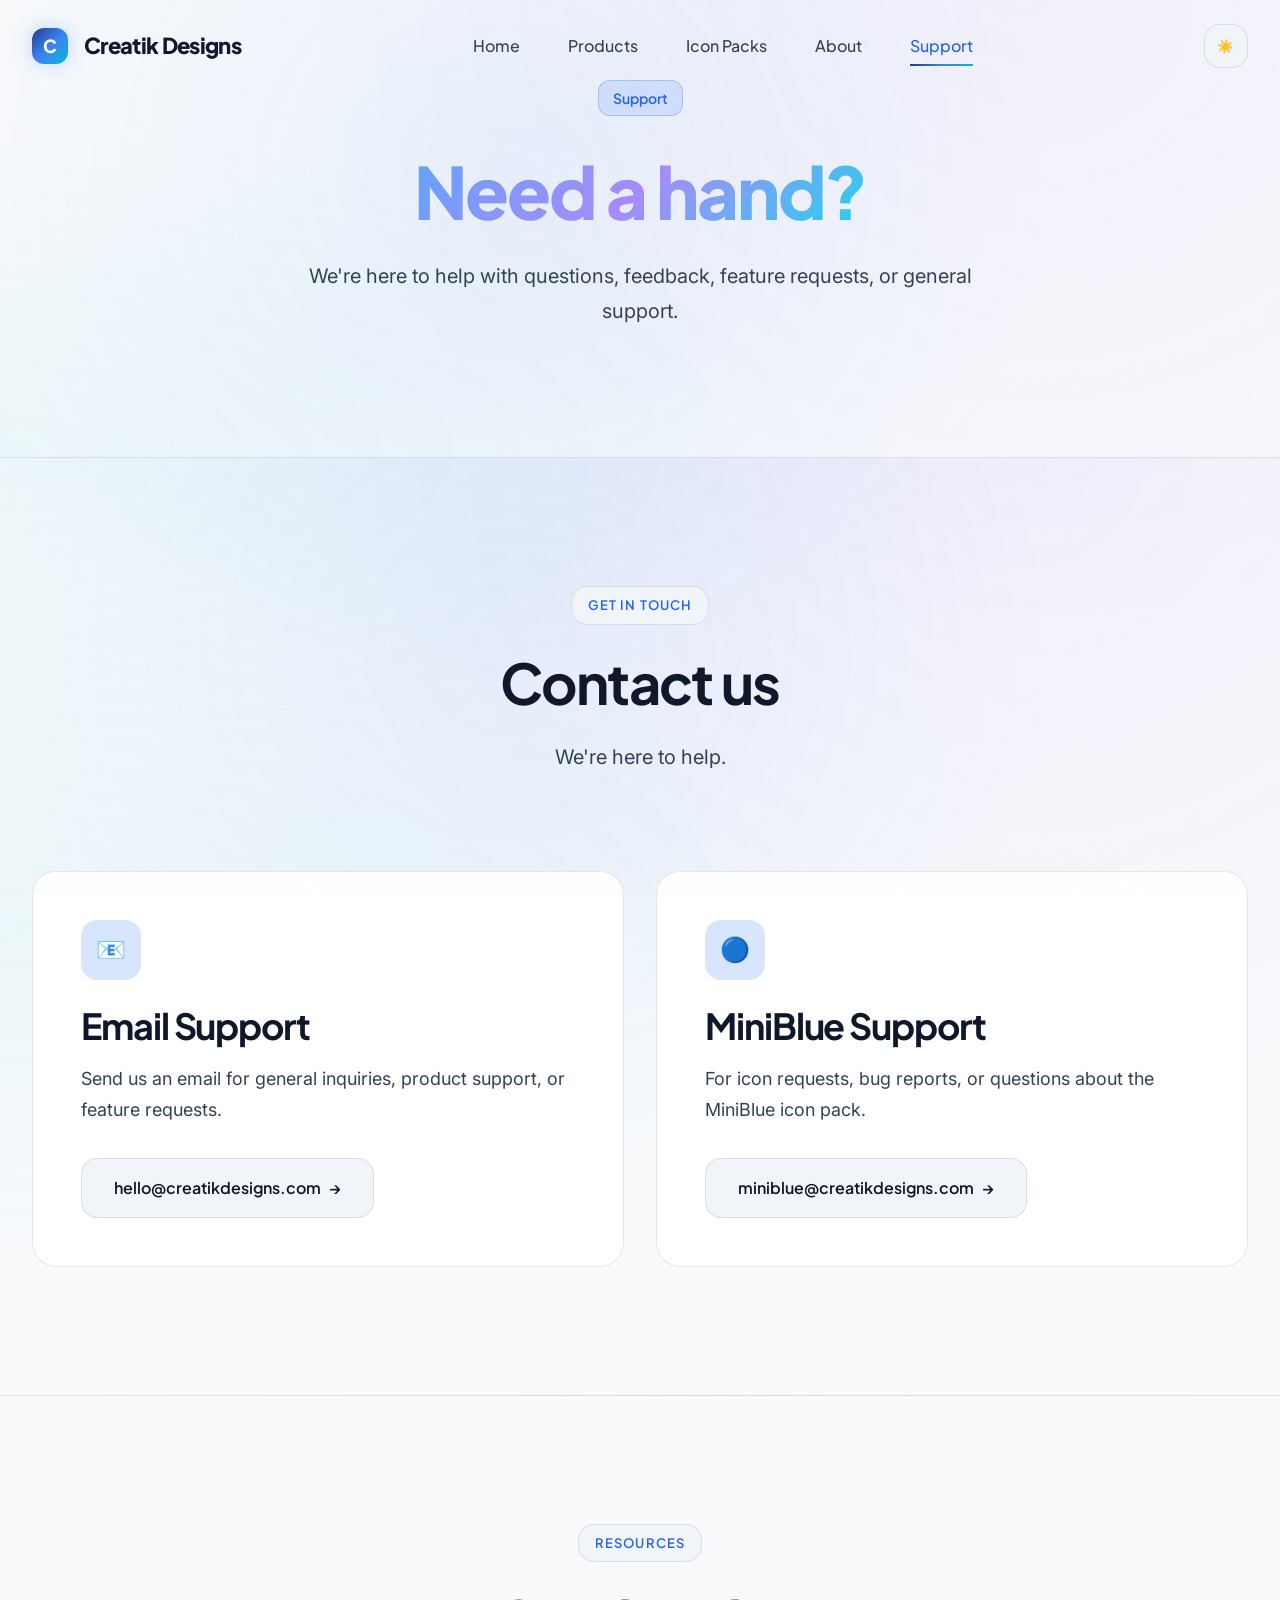
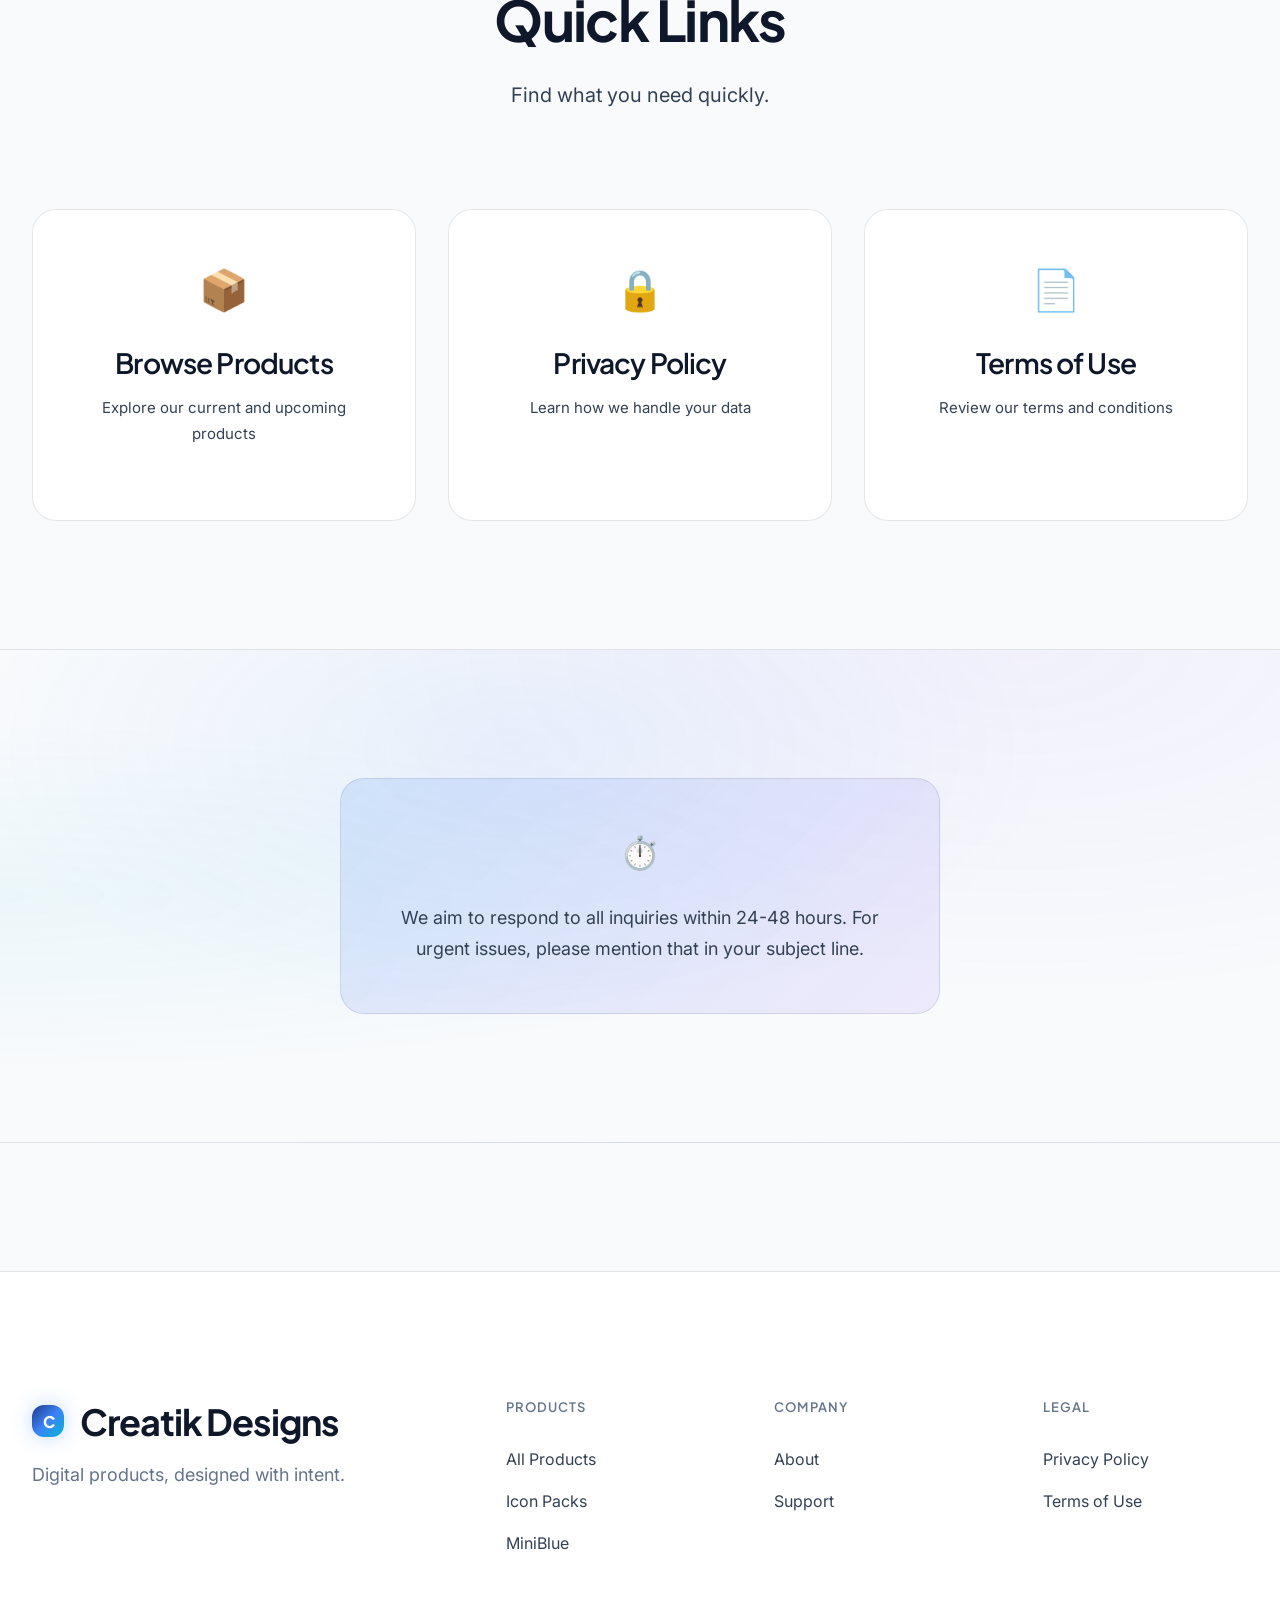
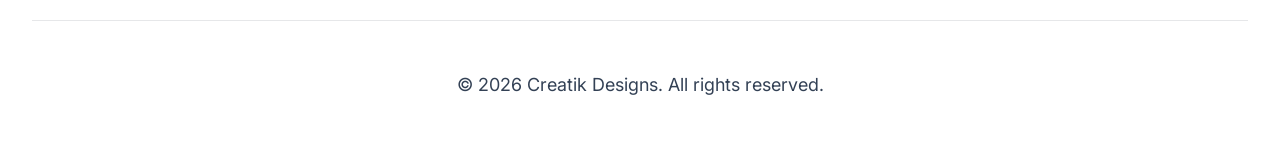
<file: support.html>
<!DOCTYPE html>
<html lang="en" data-theme="dark">
<head>
  <meta charset="UTF-8">
  <meta name="viewport" content="width=device-width, initial-scale=1.0">
  <title>Support — Creatik Designs</title>
  <meta name="description" content="Get support for Creatik Designs products. Contact us with questions, feedback, or feature requests.">
  <link rel="canonical" href="https://creatikdesigns.com/support.html">
  <link rel="stylesheet" href="assets/css/design-system.css">
  <link rel="stylesheet" href="assets/css/components.css">
  <link rel="icon" type="image/svg+xml" href="data:image/svg+xml,<svg xmlns='http://www.w3.org/2000/svg' viewBox='0 0 100 100'><text y='.9em' font-size='90'>✨</text></svg>">
</head>
<body>

  <!-- Navigation -->
  <nav class="navbar">
    <div class="container">
      <a href="index.html" class="navbar-brand">
        <div class="logo-mark">C</div>
        Creatik Designs
      </a>
      <ul class="navbar-nav">
        <li><a href="index.html">Home</a></li>
        <li><a href="products.html">Products</a></li>
        <li><a href="icon-packs.html">Icon Packs</a></li>
        <li><a href="about.html">About</a></li>
        <li><a href="support.html">Support</a></li>
      </ul>
      <div class="navbar-actions">
        <button id="theme-toggle" class="theme-toggle" aria-label="Toggle theme">
          <span class="icon sun-icon">☀️</span>
          <span class="icon moon-icon">🌙</span>
        </button>
        <button id="mobile-menu-toggle" class="mobile-menu-toggle" aria-label="Open menu">
          <div class="menu-icon"><span></span><span></span><span></span></div>
        </button>
      </div>
    </div>
  </nav>

  <!-- Mobile Menu -->
  <div id="mobile-overlay" class="mobile-overlay"></div>
  <div id="mobile-menu" class="mobile-menu">
    <button id="mobile-menu-close" class="mobile-menu-close" aria-label="Close menu">
      <svg width="24" height="24" fill="none" stroke="currentColor" stroke-width="2" stroke-linecap="round" stroke-linejoin="round">
        <line x1="18" y1="6" x2="6" y2="18"></line>
        <line x1="6" y1="6" x2="18" y2="18"></line>
      </svg>
    </button>
    <ul class="mobile-menu-nav">
      <li><a href="index.html">Home</a></li>
      <li><a href="products.html">Products</a></li>
      <li><a href="icon-packs.html">Icon Packs</a></li>
      <li><a href="about.html">About</a></li>
      <li><a href="support.html">Support</a></li>
    </ul>
  </div>

  <!-- Header -->
  <section class="hero" style="min-height: 50vh; padding-top: 80px;">
    <div class="container">
      <div class="text-center reveal">
        <span class="badge badge-primary" style="margin-bottom: var(--space-lg);">Support</span>
        <h1 style="margin-bottom: var(--space-md);">
          <span class="gradient-text">Need a hand?</span>
        </h1>
        <p style="font-size: 1.25rem; max-width: 700px; margin: 0 auto;">
          We're here to help with questions, feedback, feature requests, or general support.
        </p>
      </div>
    </div>
  </section>

  <!-- ===============================================
       CONTACT METHODS (संपर्क विधियां)

       ⚠️ CROSS-REFERENCE:
       Agar email badal rahe ho to ye files bhi dekho:
       1. index.html - Newsletter section me bhi email ho sakta hai
       2. products.html - lines 120, 168 me data-copy emails hain
       3. icon-packs.html - lines 164, 189 me data-copy emails hain
       4. QUICK-CHANGE-GUIDE.md - Reference guide bhi update karein

       🔧 EMAILS बदलने के लिए:
       1. href="mailto:YOUR_EMAIL@example.com" में अपना email डालें
       2. Button text में भी same email लिखें
       3. ⚠️ SAARI JAGAH same email rakhein (consistency)
       =============================================== -->
  <section class="reveal" style="background: var(--gradient-mesh); border-top: 1px solid var(--border); border-bottom: 1px solid var(--border);">
    <div class="container">
      <div class="section-header">
        <span class="section-label">Get in Touch</span>
        <h2 class="section-title">Contact us</h2>
        <p class="section-description">We're here to help.</p>
      </div>

      <div class="grid grid-2 reveal-stagger">

        <!-- EMAIL CARD 1: General Support -->
        <div class="card" style="padding: var(--space-xl);">
          <div style="width: 60px; height: 60px; border-radius: var(--radius-lg); background: rgba(59, 130, 246, 0.2); display: flex; align-items: center; justify-content: center; font-size: 1.5rem; margin-bottom: var(--space-md);">📧</div>
          <h3 style="margin-bottom: var(--space-sm);">Email Support</h3>
          <p style="color: var(--text-secondary); margin-bottom: var(--space-lg);">
            Send us an email for general inquiries, product support, or feature requests.
          </p>
          <!-- 🔧 MAIN SUPPORT EMAIL -->
          <!-- ⚠️ YE EMAIL AUR JAGAH BHI HAI: -->
          <!--    products.html line 120: data-copy attribute me -->
          <!--    QUICK-CHANGE-GUIDE.md: Reference me -->
          <a href="mailto:hello@creatikdesigns.com" class="btn btn-secondary magnetic" style="width: fit-content;">
            hello@creatikdesigns.com
            <span class="arrow">→</span>
          </a>
        </div>

        <!-- EMAIL CARD 2: Product-Specific Support -->
        <div class="card" style="padding: var(--space-xl);">
          <div style="width: 60px; height: 60px; border-radius: var(--radius-lg); background: rgba(59, 130, 246, 0.2); display: flex; align-items: center; justify-content: center; font-size: 1.5rem; margin-bottom: var(--space-md);">🔵</div>
          <h3 style="margin-bottom: var(--space-sm);">MiniBlue Support</h3>
          <p style="color: var(--text-secondary); margin-bottom: var(--space-lg);">
            For icon requests, bug reports, or questions about the MiniBlue icon pack.
          </p>
          <!-- 🔧 MINIBLUE SUPPORT EMAIL -->
          <!-- ⚠️ YE EMAIL AUR JAGAH BHI HAI: -->
          <!--    icon-packs.html: MiniBlue related sections me -->
          <!--    QUICK-CHANGE-GUIDE.md: Reference me -->
          <a href="mailto:miniblue@creatikdesigns.com" class="btn btn-secondary magnetic" style="width: fit-content;">
            miniblue@creatikdesigns.com
            <span class="arrow">→</span>
          </a>
        </div>

      </div>
    </div>
  </section>

  <!-- Quick Links -->
  <section class="reveal">
    <div class="container">
      <div class="section-header">
        <span class="section-label">Resources</span>
        <h2 class="section-title">Quick Links</h2>
        <p class="section-description">Find what you need quickly.</p>
      </div>

      <div class="grid grid-3 reveal-stagger">
        <a href="products.html" class="card category-card text-center" style="padding: var(--space-xl); text-decoration: none; color: inherit;">
          <div style="font-size: 2.5rem; margin-bottom: var(--space-md);">📦</div>
          <h4 style="margin-bottom: var(--space-sm);">Browse Products</h4>
          <p style="color: var(--text-secondary); font-size: 0.9375rem;">Explore our current and upcoming products</p>
        </a>

        <a href="privacy.html" class="card category-card text-center" style="padding: var(--space-xl); text-decoration: none; color: inherit;">
          <div style="font-size: 2.5rem; margin-bottom: var(--space-md);">🔒</div>
          <h4 style="margin-bottom: var(--space-sm);">Privacy Policy</h4>
          <p style="color: var(--text-secondary); font-size: 0.9375rem;">Learn how we handle your data</p>
        </a>

        <a href="terms.html" class="card category-card text-center" style="padding: var(--space-xl); text-decoration: none; color: inherit;">
          <div style="font-size: 2.5rem; margin-bottom: var(--space-md);">📄</div>
          <h4 style="margin-bottom: var(--space-sm);">Terms of Use</h4>
          <p style="color: var(--text-secondary); font-size: 0.9375rem;">Review our terms and conditions</p>
        </a>
      </div>
    </div>
  </section>

  <!-- Response Time Notice -->
  <section class="reveal" style="background: var(--gradient-mesh); border-top: 1px solid var(--border); border-bottom: 1px solid var(--border);">
    <div class="container text-center">
      <div class="card" style="padding: var(--space-xl); max-width: 600px; margin: 0 auto; background: linear-gradient(135deg, rgba(59, 130, 246, 0.15), rgba(139, 92, 246, 0.1));">
        <div style="font-size: 2rem; margin-bottom: var(--space-md);">⏱️</div>
        <p style="color: var(--text-secondary);">
          We aim to respond to all inquiries within 24-48 hours. For urgent issues, please mention that in your subject line.
        </p>
      </div>
    </div>
  </section>

  <!-- Footer -->
  <footer class="footer">
    <div class="container">
      <div class="footer-content">
        <div class="footer-brand">
          <h3>
            <div class="logo-mark" style="width: 32px; height: 32px; font-size: 1rem;">C</div>
            Creatik Designs
          </h3>
          <p>Digital products, designed with intent.</p>
        </div>
        <div class="footer-links">
          <h4>Products</h4>
          <ul>
            <li><a href="products.html">All Products</a></li>
            <li><a href="icon-packs.html">Icon Packs</a></li>
            <li><a href="miniblue.html">MiniBlue</a></li>
          </ul>
        </div>
        <div class="footer-links">
          <h4>Company</h4>
          <ul>
            <li><a href="about.html">About</a></li>
            <li><a href="support.html">Support</a></li>
          </ul>
        </div>
        <div class="footer-links">
          <h4>Legal</h4>
          <ul>
            <li><a href="privacy.html">Privacy Policy</a></li>
            <li><a href="terms.html">Terms of Use</a></li>
          </ul>
        </div>
      </div>
      <div class="footer-bottom">
        <p>&copy; 2026 Creatik Designs. All rights reserved.</p>
      </div>
    </div>
  </footer>

  <script src="assets/js/main.js"></script>
</body>
</html>
</file>
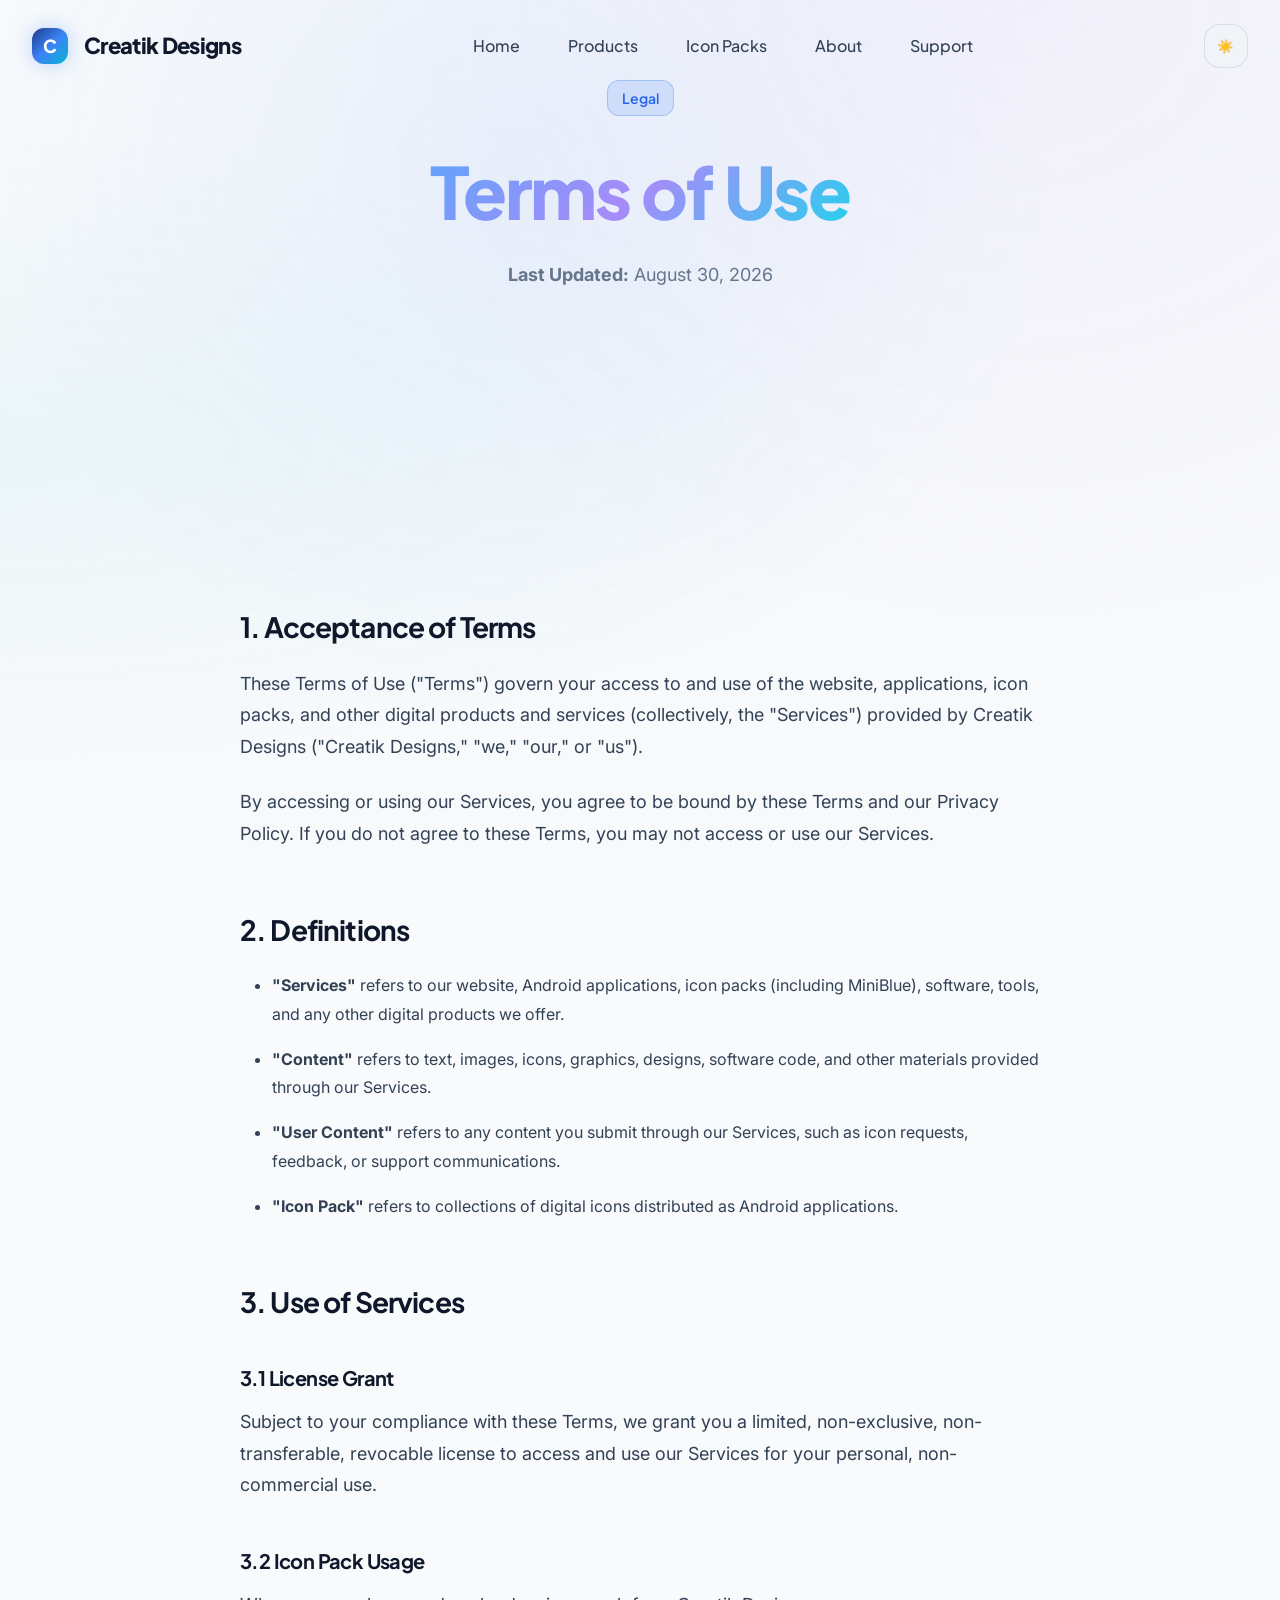
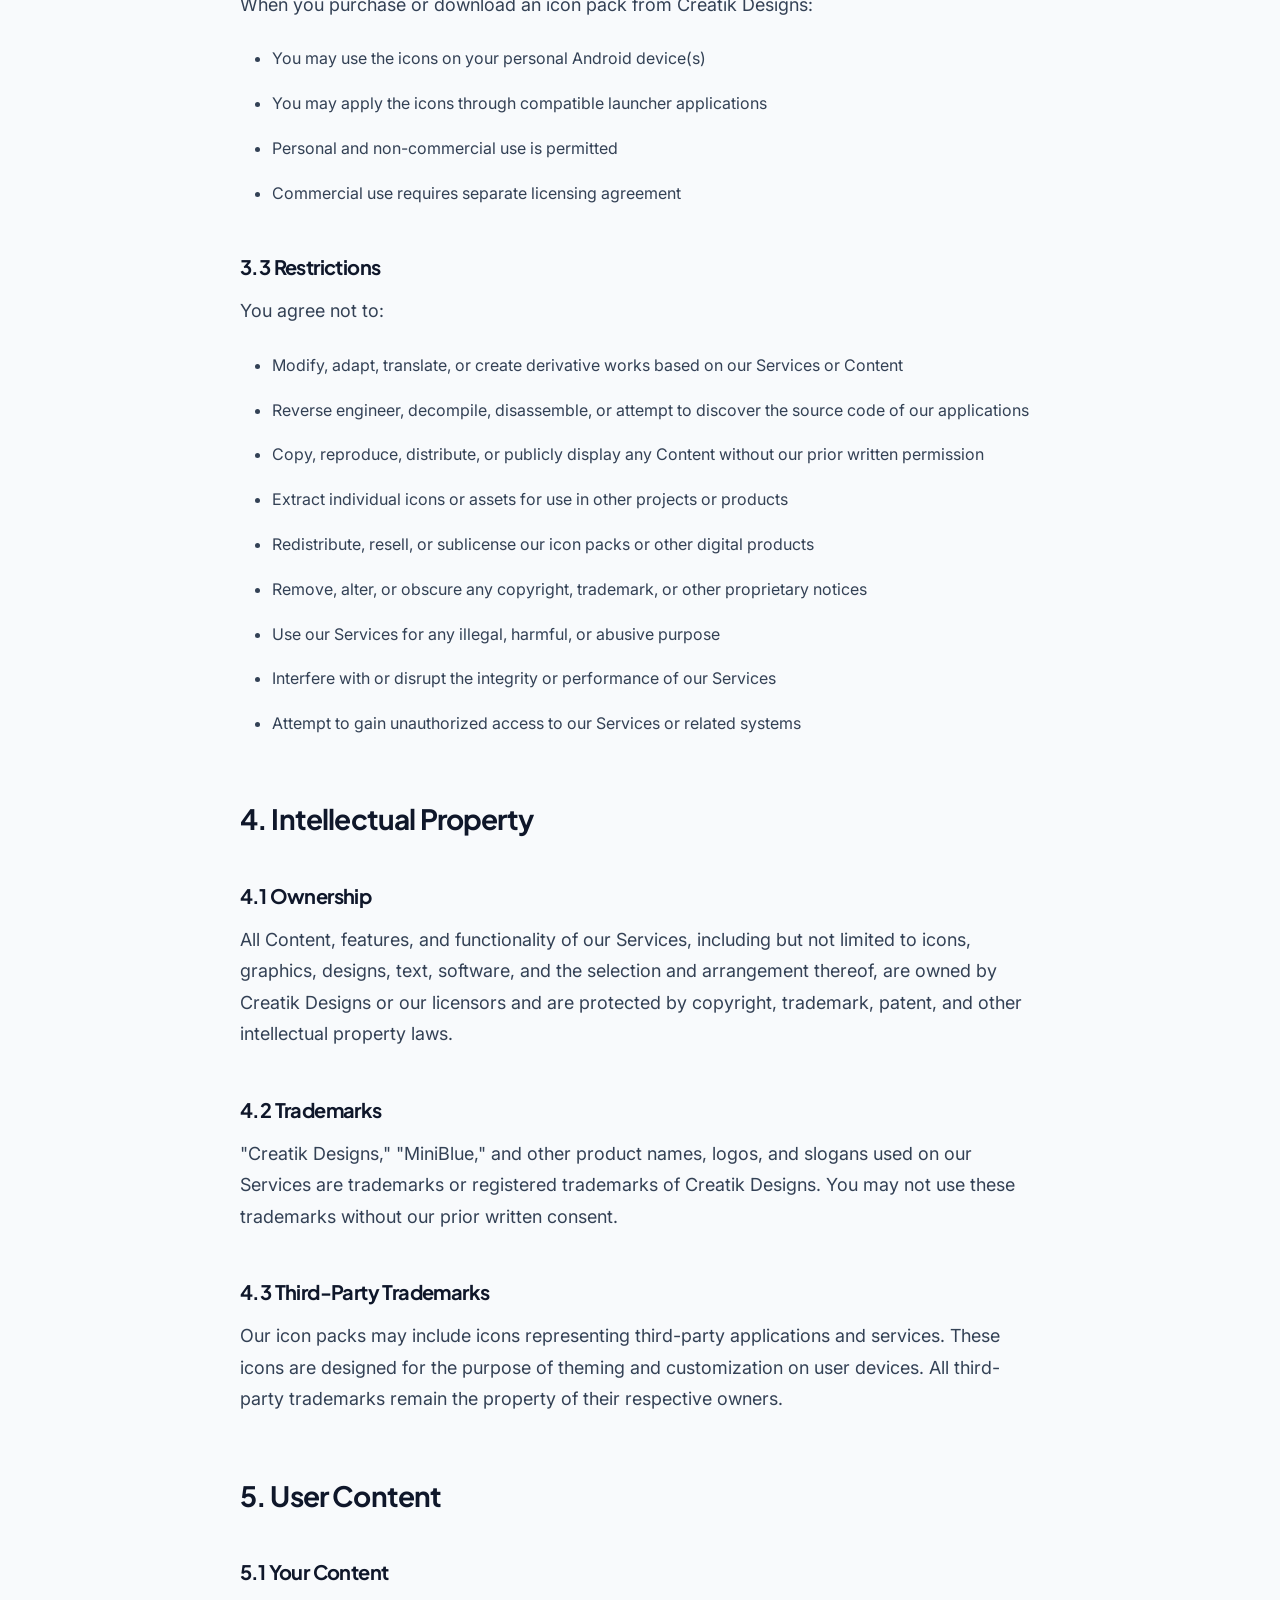
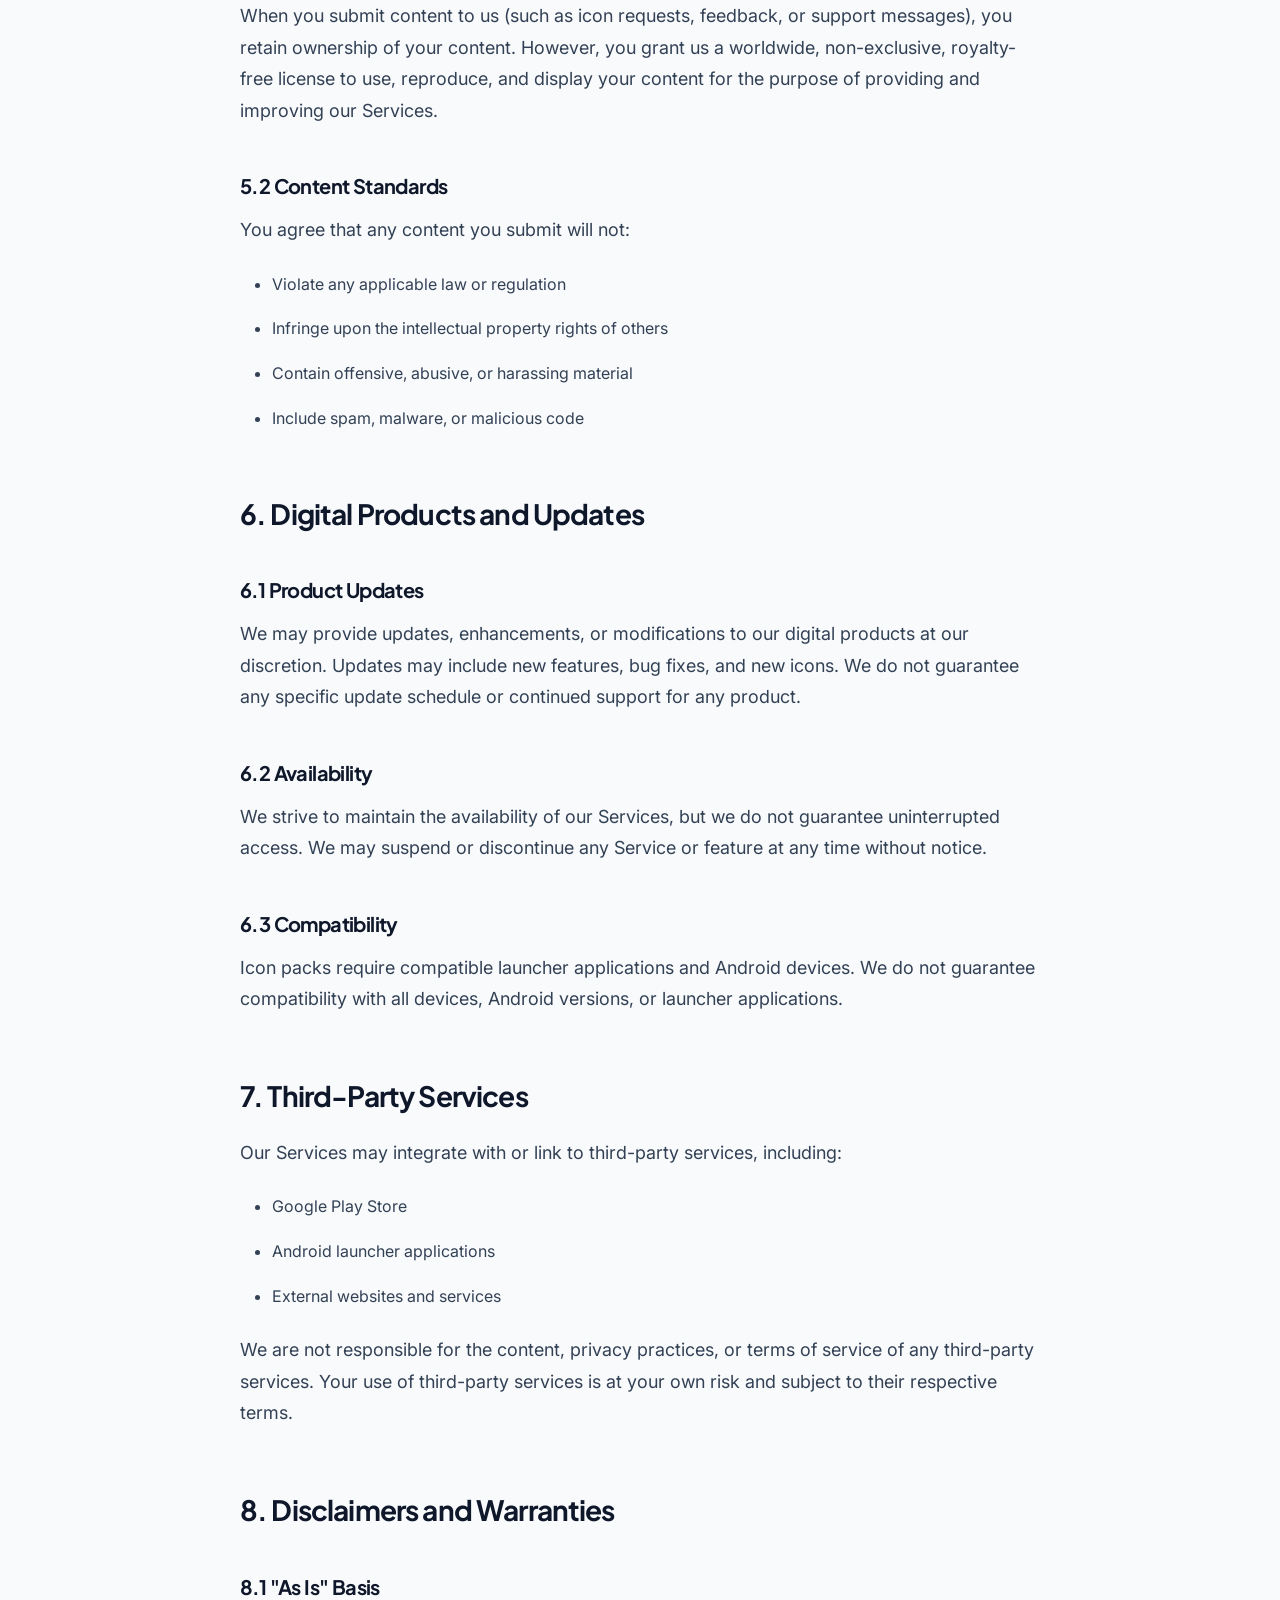
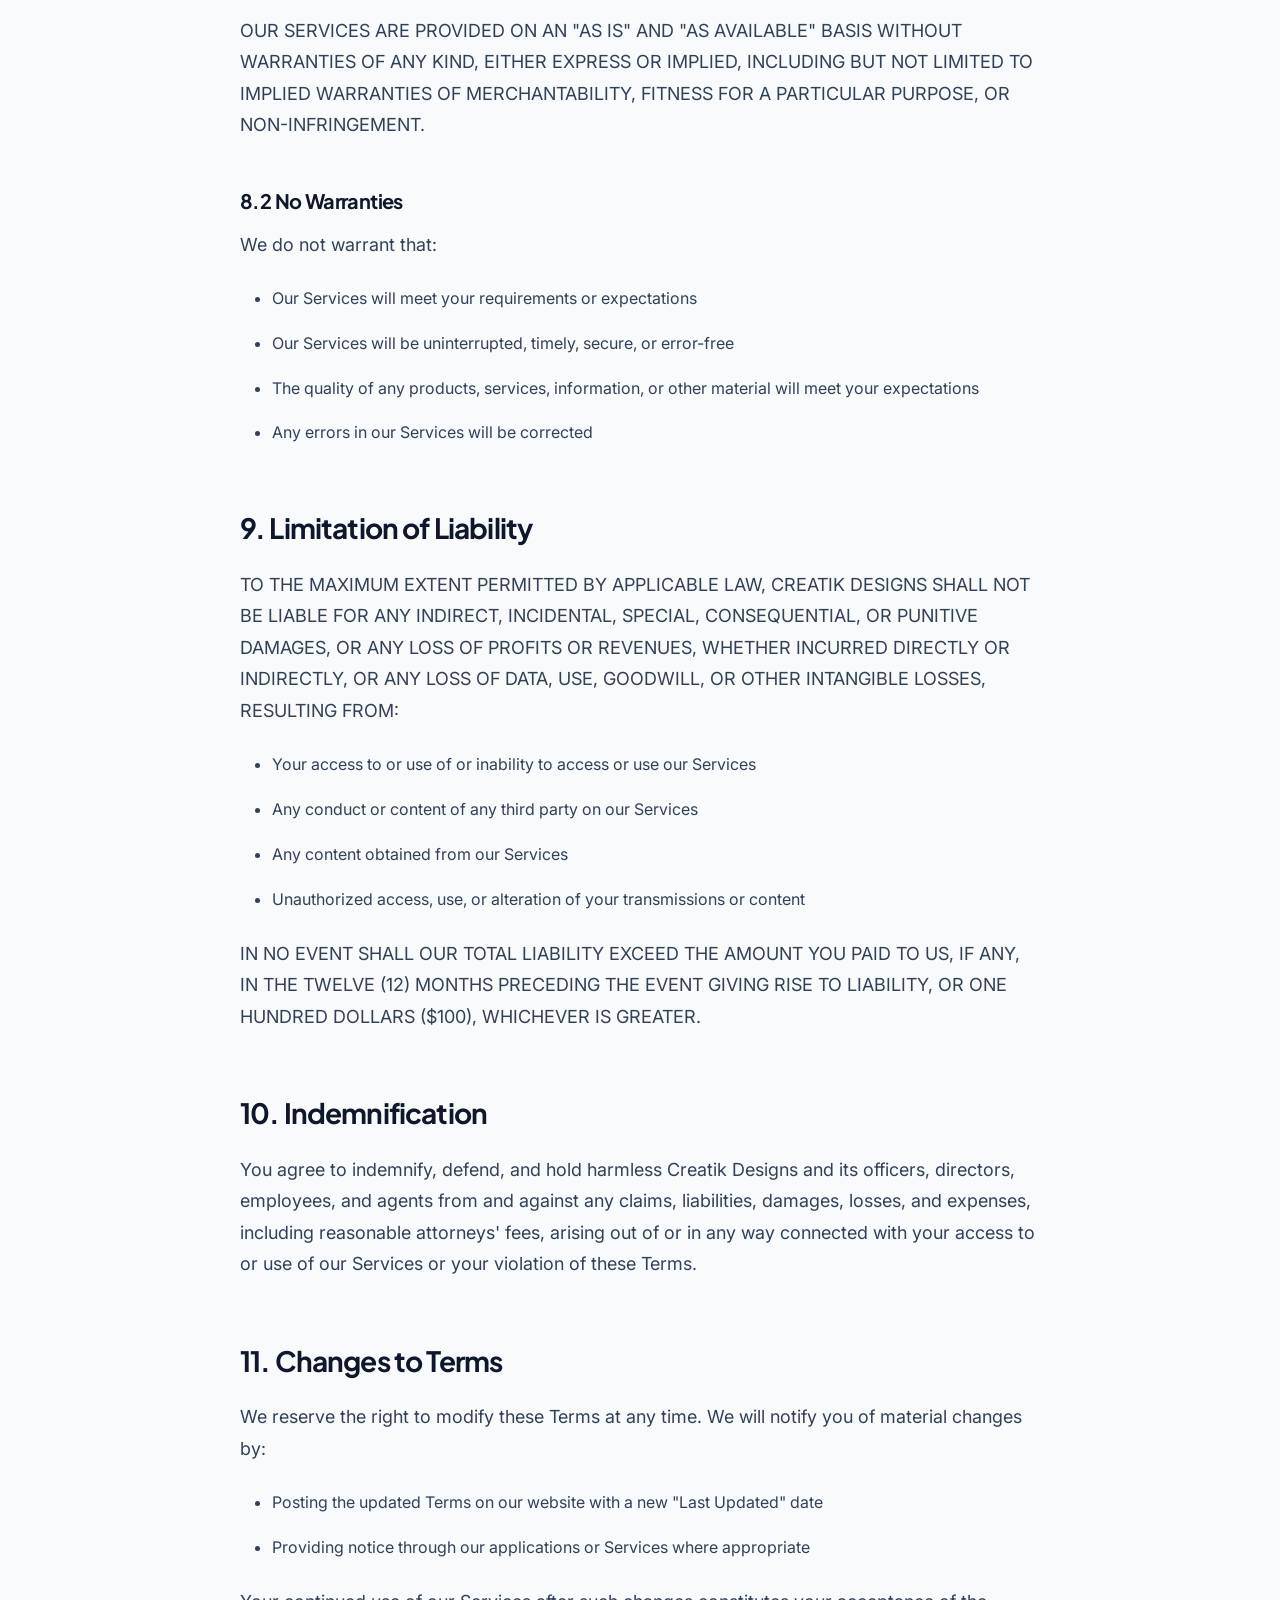
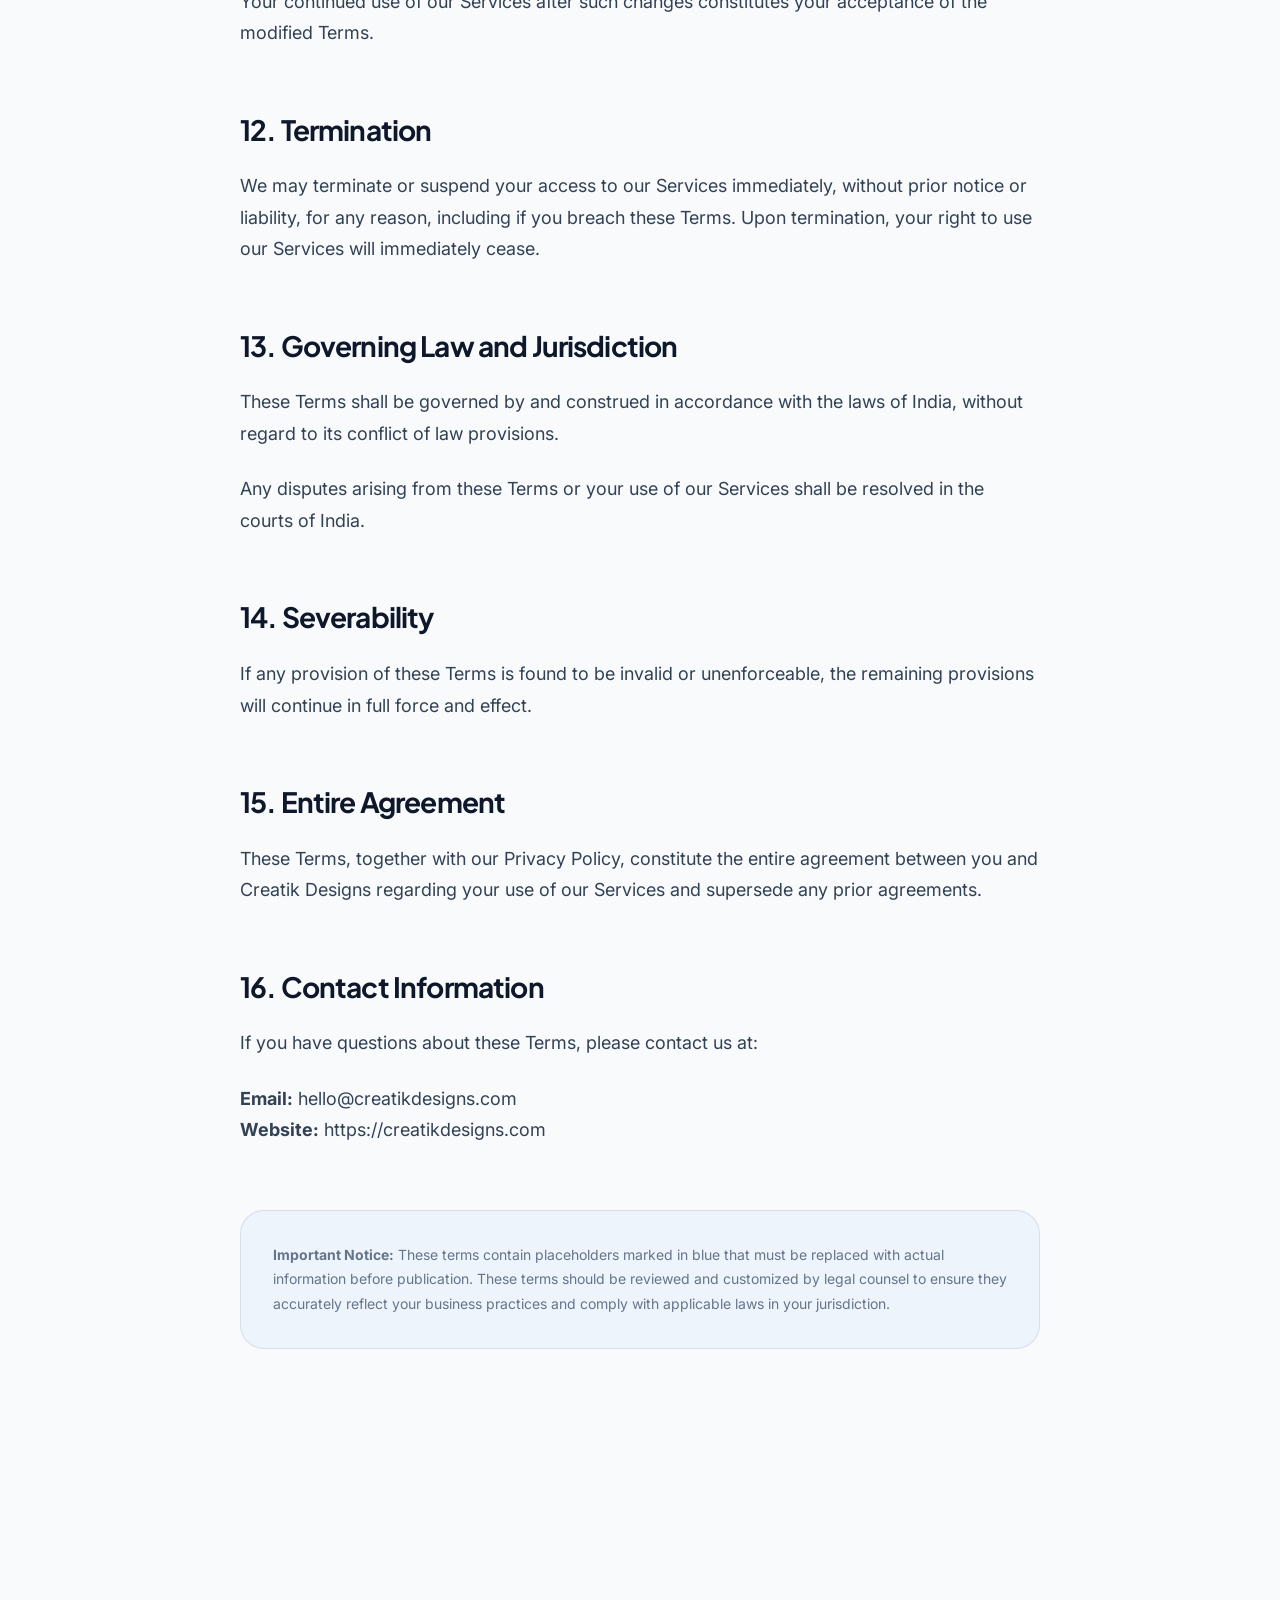
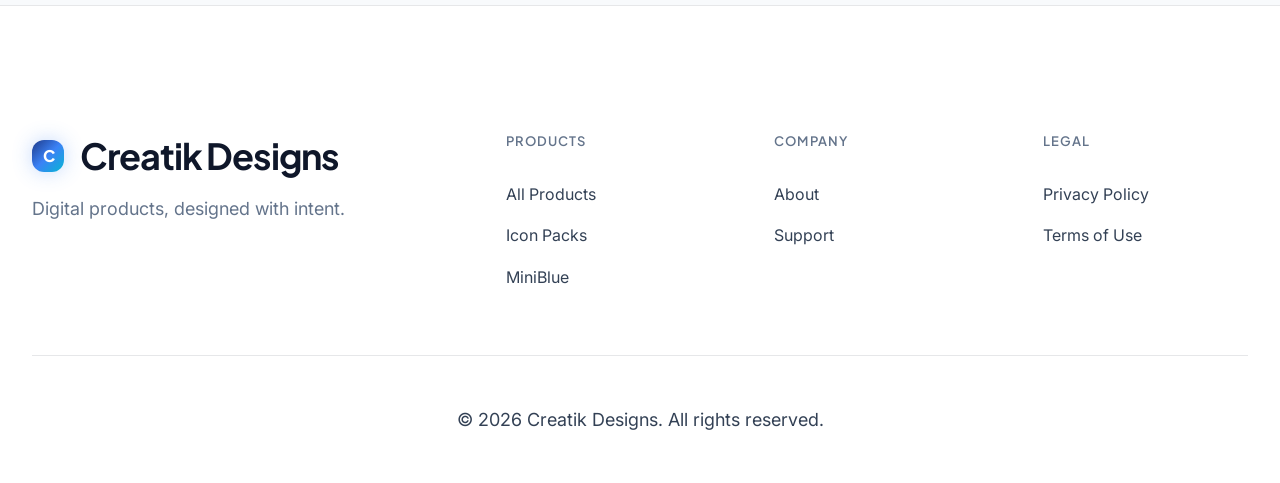
<file: terms.html>
<!DOCTYPE html>
<html lang="en" data-theme="dark">
<head>
  <meta charset="UTF-8">
  <meta name="viewport" content="width=device-width, initial-scale=1.0">
  <title>Terms of Use — Creatik Designs</title>
  <meta name="description" content="Terms of Use for Creatik Designs and its digital products.">
  <link rel="canonical" href="https://creatikdesigns.com/terms.html">
  <link rel="stylesheet" href="assets/css/design-system.css">
  <link rel="stylesheet" href="assets/css/components.css">
  <link rel="icon" type="image/svg+xml" href="data:image/svg+xml,<svg xmlns='http://www.w3.org/2000/svg' viewBox='0 0 100 100'><text y='.9em' font-size='90'>✨</text></svg>">
  <style>
    .legal-content {
      max-width: 800px;
      margin: 0 auto;
      line-height: 1.8;
    }
    .legal-content h2 {
      margin-top: var(--space-2xl);
      margin-bottom: var(--space-md);
      font-size: 1.75rem;
    }
    .legal-content h3 {
      margin-top: var(--space-xl);
      margin-bottom: var(--space-sm);
      font-size: 1.25rem;
    }
    .legal-content p {
      margin-bottom: var(--space-md);
    }
    .legal-content ul {
      margin: var(--space-md) 0;
      padding-left: var(--space-lg);
    }
    .legal-content li {
      margin-bottom: var(--space-sm);
      color: var(--text-secondary);
    }
    .placeholder {
      background: rgba(59, 130, 246, 0.1);
      padding: 0.25rem 0.5rem;
      border-radius: 0.25rem;
      color: var(--primary);
      font-family: monospace;
    }
  </style>
</head>
<body>

  <!-- Navigation -->
  <nav class="navbar">
    <div class="container">
      <a href="index.html" class="navbar-brand">
        <div class="logo-mark">C</div>
        Creatik Designs
      </a>
      <ul class="navbar-nav">
        <li><a href="index.html">Home</a></li>
        <li><a href="products.html">Products</a></li>
        <li><a href="icon-packs.html">Icon Packs</a></li>
        <li><a href="about.html">About</a></li>
        <li><a href="support.html">Support</a></li>
      </ul>
      <div class="navbar-actions">
        <button id="theme-toggle" class="theme-toggle" aria-label="Toggle theme">
          <span class="icon sun-icon">☀️</span>
          <span class="icon moon-icon">🌙</span>
        </button>
        <button id="mobile-menu-toggle" class="mobile-menu-toggle" aria-label="Open menu">
          <div class="menu-icon"><span></span><span></span><span></span></div>
        </button>
      </div>
    </div>
  </nav>

  <!-- Mobile Menu -->
  <div id="mobile-overlay" class="mobile-overlay"></div>
  <div id="mobile-menu" class="mobile-menu">
    <button id="mobile-menu-close" class="mobile-menu-close" aria-label="Close menu">
      <svg width="24" height="24" fill="none" stroke="currentColor" stroke-width="2" stroke-linecap="round" stroke-linejoin="round">
        <line x1="18" y1="6" x2="6" y2="18"></line>
        <line x1="6" y1="6" x2="18" y2="18"></line>
      </svg>
    </button>
    <ul class="mobile-menu-nav">
      <li><a href="index.html">Home</a></li>
      <li><a href="products.html">Products</a></li>
      <li><a href="icon-packs.html">Icon Packs</a></li>
      <li><a href="about.html">About</a></li>
      <li><a href="support.html">Support</a></li>
    </ul>
  </div>

  <!-- Header -->
  <section class="hero" style="min-height: 40vh; padding-top: 80px;">
    <div class="container">
      <div class="text-center reveal">
        <span class="badge badge-primary" style="margin-bottom: var(--space-lg);">Legal</span>
        <h1 style="margin-bottom: var(--space-md);">
          <span class="gradient-text">Terms of Use</span>
        </h1>
        <p style="color: var(--text-muted);">
          <strong>Last Updated:</strong> August 30, 2026
        </p>
      </div>
    </div>
  </section>

  <!-- Legal Content -->
  <section>
    <div class="container">
      <div class="legal-content">

        <h2>1. Acceptance of Terms</h2>
        <p>
          These Terms of Use ("Terms") govern your access to and use of the website, applications, icon packs, and other digital products and services (collectively, the "Services") provided by Creatik Designs ("Creatik Designs," "we," "our," or "us").
        </p>
        <p>
          By accessing or using our Services, you agree to be bound by these Terms and our Privacy Policy. If you do not agree to these Terms, you may not access or use our Services.
        </p>

        <h2>2. Definitions</h2>
        <ul>
          <li><strong>"Services"</strong> refers to our website, Android applications, icon packs (including MiniBlue), software, tools, and any other digital products we offer.</li>
          <li><strong>"Content"</strong> refers to text, images, icons, graphics, designs, software code, and other materials provided through our Services.</li>
          <li><strong>"User Content"</strong> refers to any content you submit through our Services, such as icon requests, feedback, or support communications.</li>
          <li><strong>"Icon Pack"</strong> refers to collections of digital icons distributed as Android applications.</li>
        </ul>

        <h2>3. Use of Services</h2>

        <h3>3.1 License Grant</h3>
        <p>
          Subject to your compliance with these Terms, we grant you a limited, non-exclusive, non-transferable, revocable license to access and use our Services for your personal, non-commercial use.
        </p>

        <h3>3.2 Icon Pack Usage</h3>
        <p>
          When you purchase or download an icon pack from Creatik Designs:
        </p>
        <ul>
          <li>You may use the icons on your personal Android device(s)</li>
          <li>You may apply the icons through compatible launcher applications</li>
          <li>Personal and non-commercial use is permitted</li>
          <li>Commercial use requires separate licensing agreement</li>
        </ul>

        <h3>3.3 Restrictions</h3>
        <p>
          You agree not to:
        </p>
        <ul>
          <li>Modify, adapt, translate, or create derivative works based on our Services or Content</li>
          <li>Reverse engineer, decompile, disassemble, or attempt to discover the source code of our applications</li>
          <li>Copy, reproduce, distribute, or publicly display any Content without our prior written permission</li>
          <li>Extract individual icons or assets for use in other projects or products</li>
          <li>Redistribute, resell, or sublicense our icon packs or other digital products</li>
          <li>Remove, alter, or obscure any copyright, trademark, or other proprietary notices</li>
          <li>Use our Services for any illegal, harmful, or abusive purpose</li>
          <li>Interfere with or disrupt the integrity or performance of our Services</li>
          <li>Attempt to gain unauthorized access to our Services or related systems</li>
        </ul>

        <h2>4. Intellectual Property</h2>

        <h3>4.1 Ownership</h3>
        <p>
          All Content, features, and functionality of our Services, including but not limited to icons, graphics, designs, text, software, and the selection and arrangement thereof, are owned by Creatik Designs or our licensors and are protected by copyright, trademark, patent, and other intellectual property laws.
        </p>

        <h3>4.2 Trademarks</h3>
        <p>
          "Creatik Designs," "MiniBlue," and other product names, logos, and slogans used on our Services are trademarks or registered trademarks of Creatik Designs. You may not use these trademarks without our prior written consent.
        </p>

        <h3>4.3 Third-Party Trademarks</h3>
        <p>
          Our icon packs may include icons representing third-party applications and services. These icons are designed for the purpose of theming and customization on user devices. All third-party trademarks remain the property of their respective owners.
        </p>

        <h2>5. User Content</h2>

        <h3>5.1 Your Content</h3>
        <p>
          When you submit content to us (such as icon requests, feedback, or support messages), you retain ownership of your content. However, you grant us a worldwide, non-exclusive, royalty-free license to use, reproduce, and display your content for the purpose of providing and improving our Services.
        </p>

        <h3>5.2 Content Standards</h3>
        <p>
          You agree that any content you submit will not:
        </p>
        <ul>
          <li>Violate any applicable law or regulation</li>
          <li>Infringe upon the intellectual property rights of others</li>
          <li>Contain offensive, abusive, or harassing material</li>
          <li>Include spam, malware, or malicious code</li>
        </ul>

        <h2>6. Digital Products and Updates</h2>

        <h3>6.1 Product Updates</h3>
        <p>
          We may provide updates, enhancements, or modifications to our digital products at our discretion. Updates may include new features, bug fixes, and new icons. We do not guarantee any specific update schedule or continued support for any product.
        </p>

        <h3>6.2 Availability</h3>
        <p>
          We strive to maintain the availability of our Services, but we do not guarantee uninterrupted access. We may suspend or discontinue any Service or feature at any time without notice.
        </p>

        <h3>6.3 Compatibility</h3>
        <p>
          Icon packs require compatible launcher applications and Android devices. We do not guarantee compatibility with all devices, Android versions, or launcher applications.
        </p>

        <h2>7. Third-Party Services</h2>
        <p>
          Our Services may integrate with or link to third-party services, including:
        </p>
        <ul>
          <li>Google Play Store</li>
          <li>Android launcher applications</li>
          <li>External websites and services</li>
        </ul>
        <p>
          We are not responsible for the content, privacy practices, or terms of service of any third-party services. Your use of third-party services is at your own risk and subject to their respective terms.
        </p>

        <h2>8. Disclaimers and Warranties</h2>

        <h3>8.1 "As Is" Basis</h3>
        <p>
          OUR SERVICES ARE PROVIDED ON AN "AS IS" AND "AS AVAILABLE" BASIS WITHOUT WARRANTIES OF ANY KIND, EITHER EXPRESS OR IMPLIED, INCLUDING BUT NOT LIMITED TO IMPLIED WARRANTIES OF MERCHANTABILITY, FITNESS FOR A PARTICULAR PURPOSE, OR NON-INFRINGEMENT.
        </p>

        <h3>8.2 No Warranties</h3>
        <p>
          We do not warrant that:
        </p>
        <ul>
          <li>Our Services will meet your requirements or expectations</li>
          <li>Our Services will be uninterrupted, timely, secure, or error-free</li>
          <li>The quality of any products, services, information, or other material will meet your expectations</li>
          <li>Any errors in our Services will be corrected</li>
        </ul>

        <h2>9. Limitation of Liability</h2>
        <p>
          TO THE MAXIMUM EXTENT PERMITTED BY APPLICABLE LAW, CREATIK DESIGNS SHALL NOT BE LIABLE FOR ANY INDIRECT, INCIDENTAL, SPECIAL, CONSEQUENTIAL, OR PUNITIVE DAMAGES, OR ANY LOSS OF PROFITS OR REVENUES, WHETHER INCURRED DIRECTLY OR INDIRECTLY, OR ANY LOSS OF DATA, USE, GOODWILL, OR OTHER INTANGIBLE LOSSES, RESULTING FROM:
        </p>
        <ul>
          <li>Your access to or use of or inability to access or use our Services</li>
          <li>Any conduct or content of any third party on our Services</li>
          <li>Any content obtained from our Services</li>
          <li>Unauthorized access, use, or alteration of your transmissions or content</li>
        </ul>
        <p>
          IN NO EVENT SHALL OUR TOTAL LIABILITY EXCEED THE AMOUNT YOU PAID TO US, IF ANY, IN THE TWELVE (12) MONTHS PRECEDING THE EVENT GIVING RISE TO LIABILITY, OR ONE HUNDRED DOLLARS ($100), WHICHEVER IS GREATER.
        </p>

        <h2>10. Indemnification</h2>
        <p>
          You agree to indemnify, defend, and hold harmless Creatik Designs and its officers, directors, employees, and agents from and against any claims, liabilities, damages, losses, and expenses, including reasonable attorneys' fees, arising out of or in any way connected with your access to or use of our Services or your violation of these Terms.
        </p>

        <h2>11. Changes to Terms</h2>
        <p>
          We reserve the right to modify these Terms at any time. We will notify you of material changes by:
        </p>
        <ul>
          <li>Posting the updated Terms on our website with a new "Last Updated" date</li>
          <li>Providing notice through our applications or Services where appropriate</li>
        </ul>
        <p>
          Your continued use of our Services after such changes constitutes your acceptance of the modified Terms.
        </p>

        <h2>12. Termination</h2>
        <p>
          We may terminate or suspend your access to our Services immediately, without prior notice or liability, for any reason, including if you breach these Terms. Upon termination, your right to use our Services will immediately cease.
        </p>

        <h2>13. Governing Law and Jurisdiction</h2>
        <p>
          These Terms shall be governed by and construed in accordance with the laws of India, without regard to its conflict of law provisions.
        </p>
        <p>
          Any disputes arising from these Terms or your use of our Services shall be resolved in the courts of India.
        </p>

        <h2>14. Severability</h2>
        <p>
          If any provision of these Terms is found to be invalid or unenforceable, the remaining provisions will continue in full force and effect.
        </p>

        <h2>15. Entire Agreement</h2>
        <p>
          These Terms, together with our Privacy Policy, constitute the entire agreement between you and Creatik Designs regarding your use of our Services and supersede any prior agreements.
        </p>

        <h2>16. Contact Information</h2>
        <p>
          If you have questions about these Terms, please contact us at:
        </p>
        <p>
          <strong>Email:</strong> hello@creatikdesigns.com<br>
          <strong>Website:</strong> https://creatikdesigns.com
        </p>

        <div class="card" style="margin-top: var(--space-2xl); padding: var(--space-lg); background: rgba(59, 130, 246, 0.05);">
          <p style="margin: 0; font-size: 0.875rem; color: var(--text-muted);">
            <strong>Important Notice:</strong> These terms contain placeholders marked in blue that must be replaced with actual information before publication. These terms should be reviewed and customized by legal counsel to ensure they accurately reflect your business practices and comply with applicable laws in your jurisdiction.
          </p>
        </div>

      </div>
    </div>
  </section>

  <!-- Footer -->
  <footer class="footer">
    <div class="container">
      <div class="footer-content">
        <div class="footer-brand">
          <h3>
            <div class="logo-mark" style="width: 32px; height: 32px; font-size: 1rem;">C</div>
            Creatik Designs
          </h3>
          <p>Digital products, designed with intent.</p>
        </div>
        <div class="footer-links">
          <h4>Products</h4>
          <ul>
            <li><a href="products.html">All Products</a></li>
            <li><a href="icon-packs.html">Icon Packs</a></li>
            <li><a href="miniblue.html">MiniBlue</a></li>
          </ul>
        </div>
        <div class="footer-links">
          <h4>Company</h4>
          <ul>
            <li><a href="about.html">About</a></li>
            <li><a href="support.html">Support</a></li>
          </ul>
        </div>
        <div class="footer-links">
          <h4>Legal</h4>
          <ul>
            <li><a href="privacy.html">Privacy Policy</a></li>
            <li><a href="terms.html">Terms of Use</a></li>
          </ul>
        </div>
      </div>
      <div class="footer-bottom">
        <p>&copy; 2026 Creatik Designs. All rights reserved.</p>
      </div>
    </div>
  </footer>

  <script src="assets/js/main.js"></script>
</body>
</html>
</file>
<file: assets/css/design-system.css>
/* ===============================================
   CREATIK DESIGNS — DESIGN SYSTEM CSS

   यह file पूरी website की main styling है।
   यहां colors, fonts, spacing, और design tokens हैं।

   🔧 WHAT TO CHANGE (क्या बदलें):

   1. COLORS (Line ~8-25):
      - --primary: मुख्य रंग (buttons, links)
      - --accent: दूसरा रंग (highlights)
      - --bg: background color
      - --text: text color

   2. FONTS (Line ~132):
      - Font family बदल सकते हो
      - Google Fonts से नई fonts use कर सकते हो

   3. SPACING (Line ~42-50):
      - Padding और margin sizes

   ⚠️ DON'T CHANGE (मत छुएं):
   - CSS Variables के नाम
   - Gradient definitions
   - Shadow variables
   - Media queries
   =============================================== */

/* Import Premium Typography */
/* 🔧 नई font जोड़ने के लिए Google Fonts से link लें */
@import url('https://fonts.googleapis.com/css2?family=Inter:wght@400;500;600;700;800;900&family=Plus+Jakarta+Sans:wght@400;500;600;700;800&display=swap');

:root {
  /* ===============================================
     COLOR PALETTE (रंग पैलेट)

     🔧 COLOR CHART:
     - Primary: नीला/blue - main brand color
     - Accent: बैंगनी/purple - highlights
     - Cyan: cyan - special effects
     - Background: गहरा नीला/काला
     - Surface: card backgrounds
     - Text: सफेद/light gray
     =============================================== */

  /* Core Colors - ये main brand colors हैं */
  --bg: #0a0e1a;          /* 🔧 Main background - गहरा */
  --surface: #111827;     /* 🔧 Card/container background */
  --surface-2: #1a2332;   /* 🔧 Secondary surfaces */
  --surface-3: #242d3f;   /* 🔧 Tertiary surfaces */

  --text: #f8fafc;        /* 🔧 Main text color - सफेद */
  --text-secondary: #cbd5e1;  /* 🔧 Secondary text */
  --text-muted: #64748b;      /* 🔧 Muted/gray text */

  /* Brand Colors - ये आपके brand के colors हैं */
  --primary: #3b82f6;     /* 🔧 MAIN COLOR - नीला (#3b82f6 को अपने color से बदलें) */
  --primary-hover: #60a5fa;   /* 🔧 Button hover color */
  --accent: #8b5cf6;      /* 🔧 ACCENT COLOR - बैंगनी */
  --accent-hover: #a78bfa;
  --cyan: #06b6d4;        /* 🔧 Special highlight color */
  --violet: #8b5cf6;      /* 🔧 Secondary accent */

  /* Product-specific colors */
  --miniblue-primary: #3b82f6;  /* 🔧 MiniBlue product color */
  --miniblue-glow: rgba(59, 130, 246, 0.3);

  /* Gradients */
  --gradient-primary: linear-gradient(135deg, #1e3a8a 0%, #3b82f6 50%, #06b6d4 100%);
  --gradient-secondary: linear-gradient(135deg, #581c87 0%, #8b5cf6 50%, #06b6d4 100%);
  --gradient-mesh:
    radial-gradient(at 40% 20%, rgba(59, 130, 246, 0.15) 0px, transparent 50%),
    radial-gradient(at 80% 0%, rgba(139, 92, 246, 0.12) 0px, transparent 50%),
    radial-gradient(at 0% 50%, rgba(6, 182, 212, 0.1) 0px, transparent 50%),
    radial-gradient(at 80% 50%, rgba(59, 130, 246, 0.1) 0px, transparent 50%),
    radial-gradient(at 0% 100%, rgba(139, 92, 246, 0.15) 0px, transparent 50%);
  --gradient-text: linear-gradient(135deg, #60a5fa 0%, #a78bfa 50%, #22d3ee 100%);
  --gradient-ambient: radial-gradient(ellipse at top, rgba(59, 130, 246, 0.15) 0%, transparent 50%);
  --gradient-ambient-purple: radial-gradient(ellipse at bottom right, rgba(139, 92, 246, 0.15) 0%, transparent 50%);
  --gradient-glow: radial-gradient(circle at center, rgba(59, 130, 246, 0.2) 0%, transparent 70%);
  --gradient-card-border: linear-gradient(135deg, rgba(59, 130, 246, 0.5), rgba(139, 92, 246, 0.5), rgba(6, 182, 212, 0.5));

  /* Spacing */
  --space-xs: 0.5rem;
  --space-sm: 1rem;
  --space-md: 1.5rem;
  --space-lg: 2rem;
  --space-xl: 3rem;
  --space-2xl: 4rem;
  --space-3xl: 6rem;
  --space-4xl: 8rem;

  /* Radius */
  --radius-sm: 0.5rem;
  --radius-md: 0.75rem;
  --radius-lg: 1rem;
  --radius-xl: 1.5rem;
  --radius-2xl: 2rem;

  /* Shadows */
  --shadow-sm: 0 1px 2px 0 rgba(0, 0, 0, 0.3);
  --shadow-md: 0 4px 6px -1px rgba(0, 0, 0, 0.4), 0 2px 4px -1px rgba(0, 0, 0, 0.3);
  --shadow-lg: 0 10px 15px -3px rgba(0, 0, 0, 0.5), 0 4px 6px -2px rgba(0, 0, 0, 0.3);
  --shadow-xl: 0 20px 25px -5px rgba(0, 0, 0, 0.5), 0 10px 10px -5px rgba(0, 0, 0, 0.3);
  --shadow-2xl: 0 25px 50px -12px rgba(0, 0, 0, 0.6);
  --shadow-glow: 0 0 20px rgba(59, 130, 246, 0.3);
  --shadow-glow-lg: 0 0 40px rgba(59, 130, 246, 0.4);
  --shadow-glow-purple: 0 0 30px rgba(139, 92, 246, 0.3);

  /* Container */
  --container-sm: 640px;
  --container-md: 768px;
  --container-lg: 1024px;
  --container-xl: 1280px;
  --container-2xl: 1536px;

  /* Transitions */
  --transition-fast: 150ms cubic-bezier(0.4, 0, 0.2, 1);
  --transition-base: 300ms cubic-bezier(0.4, 0, 0.2, 1);
  --transition-slow: 500ms cubic-bezier(0.4, 0, 0.2, 1);
  --transition-spring: 600ms cubic-bezier(0.34, 1.56, 0.64, 1);
  --transition-bounce: 800ms cubic-bezier(0.68, -0.55, 0.265, 1.55);
}

/* Light theme */
[data-theme="light"] {
  --bg: #f8fafc;
  --surface: #ffffff;
  --surface-2: #f1f5f9;
  --surface-3: #e2e8f0;
  --text: #0f172a;
  --text-secondary: #334155;
  --text-muted: #64748b;
  --primary: #2563eb;
  --primary-hover: #3b82f6;
  --accent: #7c3aed;
  --border: rgba(15, 23, 42, 0.1);
  --border-hover: rgba(15, 23, 42, 0.2);
  --gradient-mesh:
    radial-gradient(at 40% 20%, rgba(59, 130, 246, 0.08) 0px, transparent 50%),
    radial-gradient(at 80% 0%, rgba(139, 92, 246, 0.06) 0px, transparent 50%),
    radial-gradient(at 0% 50%, rgba(6, 182, 212, 0.05) 0px, transparent 50%);
  --shadow-sm: 0 1px 2px 0 rgba(0, 0, 0, 0.05);
  --shadow-md: 0 4px 6px -1px rgba(0, 0, 0, 0.1), 0 2px 4px -1px rgba(0, 0, 0, 0.06);
  --shadow-lg: 0 10px 15px -3px rgba(0, 0, 0, 0.1), 0 4px 6px -2px rgba(0, 0, 0, 0.05);
  --shadow-xl: 0 20px 25px -5px rgba(0, 0, 0, 0.1), 0 10px 10px -5px rgba(0, 0, 0, 0.04);
}

/* Reset & Base */
* {
  margin: 0;
  padding: 0;
  box-sizing: border-box;
}

html {
  scroll-behavior: smooth;
}

@media (prefers-reduced-motion: reduce) {
  html {
    scroll-behavior: auto;
  }

  *,
  *::before,
  *::after {
    animation-duration: 0.01ms !important;
    animation-iteration-count: 1 !important;
    transition-duration: 0.01ms !important;
  }
}

body {
  font-family: 'Inter', -apple-system, BlinkMacSystemFont, 'Segoe UI', sans-serif;
  -webkit-font-smoothing: antialiased;
  -moz-osx-font-smoothing: grayscale;
  background: var(--bg);
  color: var(--text);
  line-height: 1.6;
  overflow-x: hidden;
  position: relative;
}

/* Mesh gradient background */
body::before {
  content: '';
  position: fixed;
  inset: 0;
  background: var(--gradient-mesh);
  animation: meshGradient 20s ease infinite;
  pointer-events: none;
  z-index: -2;
}

@keyframes meshGradient {
  0%, 100% {
    opacity: 1;
    transform: scale(1);
  }
  50% {
    opacity: 0.8;
    transform: scale(1.1);
  }
}

/* Typography */
h1, h2, h3, h4, h5, h6 {
  font-family: 'Plus Jakarta Sans', 'Inter', sans-serif;
  font-weight: 700;
  line-height: 1.2;
  letter-spacing: -0.03em;
}

h1 {
  font-size: clamp(2.5rem, 6vw, 4.5rem);
  font-weight: 800;
}

h2 {
  font-size: clamp(2rem, 5vw, 3.5rem);
  font-weight: 700;
}

h3 {
  font-size: clamp(1.5rem, 3vw, 2.25rem);
  font-weight: 700;
}

h4 {
  font-size: clamp(1.25rem, 2.5vw, 1.75rem);
  font-weight: 600;
}

p {
  font-size: clamp(1rem, 1.5vw, 1.125rem);
  line-height: 1.75;
  color: var(--text-secondary);
}

a {
  color: var(--primary);
  text-decoration: none;
  transition: color var(--transition-fast);
}

a:hover {
  color: var(--primary-hover);
}

/* Gradient text */
.gradient-text {
  background: var(--gradient-text);
  -webkit-background-clip: text;
  -webkit-text-fill-color: transparent;
  background-clip: text;
}

/* Container */
.container {
  width: 100%;
  max-width: var(--container-xl);
  margin: 0 auto;
  padding: 0 var(--space-lg);
}

.container-sm {
  max-width: var(--container-sm);
}

.container-lg {
  max-width: var(--container-2xl);
}

/* Section */
section {
  padding: var(--space-4xl) 0;
  position: relative;
}

@media (max-width: 768px) {
  section {
    padding: var(--space-3xl) 0;
  }
}

/* Grid */
.grid {
  display: grid;
  gap: var(--space-lg);
}

.grid-2 {
  grid-template-columns: repeat(auto-fit, minmax(300px, 1fr));
}

.grid-3 {
  grid-template-columns: repeat(auto-fit, minmax(280px, 1fr));
}

/* Bento Grid */
.bento-grid {
  display: grid;
  grid-template-columns: repeat(3, 1fr);
  grid-template-rows: auto;
  gap: var(--space-md);
}

.bento-grid .bento-item:nth-child(1) {
  grid-column: span 2;
}

.bento-grid .bento-item:nth-child(4) {
  grid-column: span 2;
}

@media (max-width: 768px) {
  .bento-grid {
    grid-template-columns: 1fr;
  }

  .bento-grid .bento-item {
    grid-column: span 1 !important;
  }
}

/* Buttons */
.btn {
  display: inline-flex;
  align-items: center;
  justify-content: center;
  gap: var(--space-xs);
  padding: var(--space-sm) var(--space-lg);
  font-family: 'Plus Jakarta Sans', sans-serif;
  font-size: 1rem;
  font-weight: 600;
  border: none;
  border-radius: var(--radius-lg);
  cursor: pointer;
  transition: all var(--transition-base);
  text-decoration: none;
  white-space: nowrap;
  position: relative;
  overflow: hidden;
}

.btn::before {
  content: '';
  position: absolute;
  inset: 0;
  background: linear-gradient(135deg, rgba(255,255,255,0.1), transparent);
  opacity: 0;
  transition: opacity var(--transition-base);
}

.btn:hover::before {
  opacity: 1;
}

.btn-primary {
  background: var(--gradient-primary);
  color: white;
  box-shadow: var(--shadow-md), var(--shadow-glow);
  transform: translateY(0);
}

.btn-primary:hover {
  transform: translateY(-3px);
  box-shadow: var(--shadow-xl), var(--shadow-glow-lg);
}

.btn-secondary {
  background: var(--surface-2);
  color: var(--text);
  border: 1px solid var(--border);
  backdrop-filter: blur(10px);
}

.btn-secondary:hover {
  background: var(--surface-3);
  border-color: var(--border-hover);
  transform: translateY(-3px);
  box-shadow: var(--shadow-lg);
}

.btn-ghost {
  background: transparent;
  color: var(--text-secondary);
}

.btn-ghost:hover {
  color: var(--text);
  background: var(--surface-2);
}

.btn .arrow {
  transition: transform var(--transition-spring);
  display: inline-block;
}

.btn:hover .arrow {
  transform: translateX(4px);
}

/* Ripple effect */
.btn .ripple {
  position: absolute;
  border-radius: 50%;
  background: rgba(255, 255, 255, 0.3);
  transform: scale(0);
  animation: ripple 0.6s ease-out;
  pointer-events: none;
}

@keyframes ripple {
  to {
    transform: scale(4);
    opacity: 0;
  }
}

/* Cards */
.card {
  background: var(--surface);
  border: 1px solid var(--border);
  border-radius: var(--radius-xl);
  padding: var(--space-lg);
  transition: all var(--transition-base);
  position: relative;
  overflow: hidden;
}

.card::before {
  content: '';
  position: absolute;
  inset: 0;
  background: var(--gradient-glow);
  opacity: 0;
  transition: opacity var(--transition-base);
  pointer-events: none;
}

.card::after {
  content: '';
  position: absolute;
  inset: 0;
  border-radius: var(--radius-xl);
  padding: 1px;
  background: var(--gradient-card-border);
  -webkit-mask:
    linear-gradient(#fff 0 0) content-box,
    linear-gradient(#fff 0 0);
  -webkit-mask-composite: xor;
  mask-composite: exclude;
  opacity: 0;
  transition: opacity var(--transition-base);
  pointer-events: none;
}

.card:hover {
  transform: translateY(-6px);
  box-shadow: var(--shadow-xl);
}

.card:hover::before {
  opacity: 1;
}

.card:hover::after {
  opacity: 1;
}

/* Badge */
.badge {
  display: inline-flex;
  align-items: center;
  gap: var(--space-xs);
  padding: 0.375rem 0.875rem;
  font-family: 'Plus Jakarta Sans', sans-serif;
  font-size: 0.875rem;
  font-weight: 600;
  border-radius: var(--radius-md);
  background: var(--surface-2);
  color: var(--text-secondary);
  border: 1px solid var(--border);
  transition: all var(--transition-base);
}

.badge-primary {
  background: rgba(59, 130, 246, 0.15);
  color: var(--primary);
  border-color: rgba(59, 130, 246, 0.3);
}

.badge-success {
  background: rgba(34, 197, 94, 0.15);
  color: #22c55e;
  border-color: rgba(34, 197, 94, 0.3);
}

/* Noise texture overlay */
body::after {
  content: '';
  position: fixed;
  inset: 0;
  background-image: url("data:image/svg+xml,%3Csvg viewBox='0 0 400 400' xmlns='http://www.w3.org/2000/svg'%3E%3Cfilter id='noiseFilter'%3E%3CfeTurbulence type='fractalNoise' baseFrequency='0.9' numOctaves='3' stitchTiles='stitch'/%3E%3C/filter%3E%3Crect width='100%25' height='100%25' filter='url(%23noiseFilter)'/%3E%3C/svg%3E");
  opacity: 0.02;
  pointer-events: none;
  z-index: 9999;
}

/* Utility classes */
.text-center { text-align: center; }
.text-muted { color: var(--text-muted); }

.mt-sm { margin-top: var(--space-sm); }
.mt-md { margin-top: var(--space-md); }
.mt-lg { margin-top: var(--space-lg); }
.mt-xl { margin-top: var(--space-xl); }
.mt-2xl { margin-top: var(--space-2xl); }

.mb-sm { margin-bottom: var(--space-sm); }
.mb-md { margin-bottom: var(--space-md); }
.mb-lg { margin-bottom: var(--space-lg); }
.mb-xl { margin-bottom: var(--space-xl); }
.mb-2xl { margin-bottom: var(--space-2xl); }

.hidden { display: none; }

/* Focus styles */
:focus-visible {
  outline: 2px solid var(--primary);
  outline-offset: 3px;
}

button:focus-visible,
a:focus-visible {
  outline: 2px solid var(--primary);
  outline-offset: 4px;
}

/* Shimmer loading effect */
.shimmer {
  background: linear-gradient(
    90deg,
    var(--surface-2) 0%,
    var(--surface-3) 50%,
    var(--surface-2) 100%
  );
  background-size: 200% 100%;
  animation: shimmer 1.5s infinite;
}

@keyframes shimmer {
  0% { background-position: -200% 0; }
  100% { background-position: 200% 0; }
}

/* Custom scrollbar */
::-webkit-scrollbar {
  width: 10px;
  height: 10px;
}

::-webkit-scrollbar-track {
  background: var(--bg);
}

::-webkit-scrollbar-thumb {
  background: var(--surface-3);
  border-radius: var(--radius-sm);
  border: 2px solid var(--bg);
}

::-webkit-scrollbar-thumb:hover {
  background: var(--primary);
}

/* Selection */
::selection {
  background: rgba(59, 130, 246, 0.3);
  color: var(--text);
}
</file>
<file: assets/css/components.css>
/* CREATIK DESIGNS — ENHANCED COMPONENTS */

/* Navigation */
.navbar {
  position: fixed;
  top: 0;
  left: 0;
  right: 0;
  z-index: 1000;
  padding: var(--space-md) 0;
  transition: all var(--transition-base);
}

.navbar.scrolled {
  background: rgba(10, 14, 26, 0.85);
  backdrop-filter: blur(20px);
  -webkit-backdrop-filter: blur(20px);
  border-bottom: 1px solid var(--border);
  box-shadow: var(--shadow-xl);
}

[data-theme="light"] .navbar.scrolled {
  background: rgba(248, 250, 252, 0.9);
}

.navbar .container {
  display: flex;
  align-items: center;
  justify-content: space-between;
}

.navbar-brand {
  font-family: 'Plus Jakarta Sans', sans-serif;
  font-size: 1.375rem;
  font-weight: 800;
  color: var(--text);
  text-decoration: none;
  letter-spacing: -0.03em;
  display: flex;
  align-items: center;
  gap: var(--space-sm);
  transition: all var(--transition-base);
}

.navbar-brand:hover {
  color: var(--primary);
  transform: scale(1.02);
}

/* Logo mark */
.logo-mark {
  width: 36px;
  height: 36px;
  background: var(--gradient-primary);
  border-radius: var(--radius-md);
  display: flex;
  align-items: center;
  justify-content: center;
  font-weight: 800;
  font-size: 1.125rem;
  color: white;
  box-shadow: var(--shadow-glow);
}

.navbar-nav {
  display: flex;
  align-items: center;
  gap: var(--space-xl);
  list-style: none;
}

.navbar-nav a {
  font-family: 'Plus Jakarta Sans', sans-serif;
  font-weight: 500;
  color: var(--text-secondary);
  transition: all var(--transition-fast);
  position: relative;
  padding: var(--space-xs) 0;
}

.navbar-nav a:hover {
  color: var(--text);
}

.navbar-nav a::after {
  content: '';
  position: absolute;
  bottom: -2px;
  left: 0;
  right: 0;
  height: 2px;
  background: var(--gradient-primary);
  transform: scaleX(0);
  transform-origin: left;
  transition: transform var(--transition-base);
}

.navbar-nav a:hover::after,
.navbar-nav a.active::after {
  transform: scaleX(1);
}

.navbar-nav a.active {
  color: var(--primary);
}

.navbar-actions {
  display: flex;
  align-items: center;
  gap: var(--space-md);
}

/* Theme toggle - Enhanced */
.theme-toggle {
  width: 44px;
  height: 44px;
  border-radius: var(--radius-lg);
  background: var(--surface-2);
  border: 1px solid var(--border);
  color: var(--text);
  cursor: pointer;
  display: flex;
  align-items: center;
  justify-content: center;
  transition: all var(--transition-base);
  position: relative;
  overflow: hidden;
}

.theme-toggle:hover {
  background: var(--surface-3);
  border-color: var(--border-hover);
  transform: scale(1.05);
}

.theme-toggle .icon {
  position: absolute;
  transition: all var(--transition-base);
}

.theme-toggle .sun-icon {
  opacity: 0;
  transform: rotate(-90deg) scale(0);
}

.theme-toggle .moon-icon {
  opacity: 1;
  transform: rotate(0) scale(1);
}

[data-theme="light"] .theme-toggle .sun-icon {
  opacity: 1;
  transform: rotate(0) scale(1);
}

[data-theme="light"] .theme-toggle .moon-icon {
  opacity: 0;
  transform: rotate(90deg) scale(0);
}

/* Mobile menu */
.mobile-menu-toggle {
  display: none;
  width: 44px;
  height: 44px;
  border-radius: var(--radius-lg);
  background: var(--surface-2);
  border: 1px solid var(--border);
  color: var(--text);
  cursor: pointer;
  align-items: center;
  justify-content: center;
  transition: all var(--transition-base);
  position: relative;
}

.mobile-menu-toggle:hover {
  background: var(--surface-3);
}

.mobile-menu-toggle .menu-icon span {
  display: block;
  width: 20px;
  height: 2px;
  background: var(--text);
  margin: 4px 0;
  transition: all var(--transition-base);
  border-radius: 2px;
}

.mobile-menu-toggle.active .menu-icon span:nth-child(1) {
  transform: rotate(45deg) translate(5px, 5px);
}

.mobile-menu-toggle.active .menu-icon span:nth-child(2) {
  opacity: 0;
  transform: translateX(-10px);
}

.mobile-menu-toggle.active .menu-icon span:nth-child(3) {
  transform: rotate(-45deg) translate(5px, -5px);
}

.mobile-menu {
  position: fixed;
  top: 0;
  right: -100%;
  width: 100%;
  max-width: 400px;
  height: 100vh;
  background: var(--surface);
  border-left: 1px solid var(--border);
  padding: var(--space-2xl);
  transition: right var(--transition-slow);
  z-index: 1001;
  overflow-y: auto;
  display: flex;
  flex-direction: column;
}

.mobile-menu.active {
  right: 0;
}

.mobile-menu-close {
  width: 44px;
  height: 44px;
  border-radius: var(--radius-lg);
  background: var(--surface-2);
  border: 1px solid var(--border);
  color: var(--text);
  cursor: pointer;
  display: flex;
  align-items: center;
  justify-content: center;
  align-self: flex-end;
  margin-bottom: var(--space-xl);
  transition: all var(--transition-base);
}

.mobile-menu-close:hover {
  background: var(--surface-3);
  transform: rotate(90deg);
}

.mobile-menu-nav {
  list-style: none;
  display: flex;
  flex-direction: column;
  gap: var(--space-sm);
}

.mobile-menu-nav a {
  display: flex;
  align-items: center;
  gap: var(--space-md);
  padding: var(--space-md) var(--space-lg);
  color: var(--text);
  font-family: 'Plus Jakarta Sans', sans-serif;
  font-weight: 600;
  font-size: 1.25rem;
  border-radius: var(--radius-lg);
  transition: all var(--transition-base);
}

.mobile-menu-nav a:hover {
  background: var(--surface-2);
  transform: translateX(8px);
}

.mobile-overlay {
  position: fixed;
  inset: 0;
  background: rgba(0, 0, 0, 0.6);
  backdrop-filter: blur(8px);
  opacity: 0;
  visibility: hidden;
  transition: all var(--transition-base);
  z-index: 999;
}

.mobile-overlay.active {
  opacity: 1;
  visibility: visible;
}

@media (max-width: 768px) {
  .navbar-nav,
  .navbar .btn {
    display: none;
  }

  .mobile-menu-toggle {
    display: flex;
  }
}

/* Hero - Enhanced */
.hero {
  min-height: 100vh;
  display: flex;
  align-items: center;
  justify-content: center;
  position: relative;
  padding-top: 100px;
  overflow: hidden;
}

/* Floating elements - Interactive */
.hero-visual-container {
  position: absolute;
  inset: 0;
  pointer-events: none;
  overflow: hidden;
}

.floating-icon {
  position: absolute;
  width: 60px;
  height: 60px;
  background: var(--surface);
  border: 1px solid var(--border);
  border-radius: var(--radius-lg);
  display: flex;
  align-items: center;
  justify-content: center;
  font-size: 1.5rem;
  box-shadow: var(--shadow-lg);
  animation: floatIcon 6s ease-in-out infinite;
  opacity: 0.7;
}

.floating-icon:nth-child(1) {
  top: 15%;
  left: 8%;
  animation-delay: 0s;
  width: 70px;
  height: 70px;
  background: linear-gradient(135deg, rgba(59, 130, 246, 0.2), rgba(139, 92, 246, 0.1));
}

.floating-icon:nth-child(2) {
  top: 25%;
  right: 12%;
  animation-delay: -1.5s;
  width: 50px;
  height: 50px;
}

.floating-icon:nth-child(3) {
  bottom: 25%;
  left: 15%;
  animation-delay: -3s;
  width: 55px;
  height: 55px;
  background: linear-gradient(135deg, rgba(6, 182, 212, 0.2), rgba(59, 130, 246, 0.1));
}

.floating-icon:nth-child(4) {
  bottom: 20%;
  right: 10%;
  animation-delay: -4.5s;
}

.floating-icon:nth-child(5) {
  top: 50%;
  left: 5%;
  animation-delay: -2s;
  width: 45px;
  height: 45px;
}

.floating-icon:nth-child(6) {
  top: 40%;
  right: 5%;
  animation-delay: -3.5s;
}

@keyframes floatIcon {
  0%, 100% {
    transform: translateY(0) rotate(0deg) scale(1);
    opacity: 0.7;
  }
  50% {
    transform: translateY(-25px) rotate(5deg) scale(1.05);
    opacity: 0.9;
  }
}

/* Hero content - Enhanced */
.hero-content {
  position: relative;
  z-index: 1;
  text-align: center;
  max-width: 900px;
  margin: 0 auto;
}

.hero-title {
  margin-bottom: var(--space-lg);
  animation: fadeInUp 0.8s ease-out;
  line-height: 1.1;
}

.hero-description {
  font-size: clamp(1.125rem, 2vw, 1.375rem);
  color: var(--text-secondary);
  margin-bottom: var(--space-xl);
  max-width: 700px;
  margin-left: auto;
  margin-right: auto;
  animation: fadeInUp 0.8s ease-out 0.2s both;
}

.hero-actions {
  display: flex;
  gap: var(--space-md);
  justify-content: center;
  flex-wrap: wrap;
  animation: fadeInUp 0.8s ease-out 0.4s both;
}

.hero-visual {
  margin-top: var(--space-3xl);
  position: relative;
  animation: fadeInUp 0.8s ease-out 0.6s both;
}

/* Abstract C mark - Brand identity */
.brand-mark {
  width: 120px;
  height: 120px;
  margin: 0 auto var(--space-xl);
  position: relative;
}

.brand-mark svg {
  width: 100%;
  height: 100%;
}

.brand-mark .glow {
  position: absolute;
  inset: -20px;
  background: radial-gradient(circle, rgba(59, 130, 246, 0.4) 0%, transparent 70%);
  filter: blur(20px);
  animation: pulseGlow 3s ease-in-out infinite;
}

@keyframes pulseGlow {
  0%, 100% { transform: scale(1); opacity: 0.5; }
  50% { transform: scale(1.1); opacity: 0.8; }
}

@keyframes fadeInUp {
  from {
    opacity: 0;
    transform: translateY(40px);
  }
  to {
    opacity: 1;
    transform: translateY(0);
  }
}

/* Product card - Enhanced */
.product-card {
  background: var(--surface);
  border: 1px solid var(--border);
  border-radius: var(--radius-xl);
  overflow: hidden;
  transition: all var(--transition-spring);
  position: relative;
  display: flex;
  flex-direction: column;
}

.product-card::before {
  content: '';
  position: absolute;
  inset: 0;
  background: var(--gradient-glow);
  opacity: 0;
  transition: opacity var(--transition-base);
  pointer-events: none;
}

.product-card:hover {
  transform: translateY(-10px);
  box-shadow: var(--shadow-2xl);
}

.product-card:hover::before {
  opacity: 1;
}

.product-card-image {
  width: 100%;
  height: 280px;
  background: var(--surface-2);
  position: relative;
  overflow: hidden;
  display: flex;
  align-items: center;
  justify-content: center;
}

.product-card-image::after {
  content: '';
  position: absolute;
  bottom: 0;
  left: 0;
  right: 0;
  height: 100px;
  background: linear-gradient(to top, var(--surface), transparent);
  pointer-events: none;
}

.product-card-image img {
  width: 100%;
  height: 100%;
  object-fit: cover;
  transition: transform var(--transition-slow);
}

.product-card:hover .product-card-image img {
  transform: scale(1.08);
}

.product-card-content {
  padding: var(--space-xl);
  flex: 1;
  display: flex;
  flex-direction: column;
  position: relative;
  z-index: 1;
}

.product-card-category {
  font-family: 'Plus Jakarta Sans', sans-serif;
  font-size: 0.8125rem;
  font-weight: 600;
  text-transform: uppercase;
  letter-spacing: 0.08em;
  color: var(--primary);
  margin-bottom: var(--space-sm);
}

.product-card-title {
  font-size: 1.625rem;
  font-weight: 700;
  margin-bottom: var(--space-sm);
}

.product-card-description {
  color: var(--text-secondary);
  margin-bottom: var(--space-lg);
  flex: 1;
}

.product-card-footer {
  display: flex;
  align-items: center;
  justify-content: space-between;
  gap: var(--space-md);
  flex-wrap: wrap;
  margin-top: auto;
}

/* Feature card */
.feature-card {
  padding: var(--space-xl);
  text-align: center;
}

.feature-icon {
  width: 64px;
  height: 64px;
  margin: 0 auto var(--space-md);
  background: var(--gradient-primary);
  border-radius: var(--radius-xl);
  display: flex;
  align-items: center;
  justify-content: center;
  font-size: 1.75rem;
  box-shadow: var(--shadow-glow);
  transition: all var(--transition-spring);
}

.feature-card:hover .feature-icon {
  transform: scale(1.15) rotate(8deg);
  box-shadow: var(--shadow-glow-lg);
}

.feature-title {
  font-size: 1.25rem;
  margin-bottom: var(--space-sm);
}

.feature-description {
  color: var(--text-secondary);
}

/* Category card */
.category-card {
  padding: var(--space-xl);
  cursor: pointer;
}

.category-card .card-icon {
  width: 56px;
  height: 56px;
  margin-bottom: var(--space-md);
  background: var(--gradient-primary);
  border-radius: var(--radius-lg);
  display: flex;
  align-items: center;
  justify-content: center;
  font-size: 1.625rem;
  transition: all var(--transition-spring);
}

.category-card:hover .card-icon {
  transform: scale(1.15) rotate(8deg);
  box-shadow: var(--shadow-glow);
}

.category-card h3 {
  margin-bottom: var(--space-sm);
}

.category-card p {
  margin-bottom: var(--space-md);
}

.category-card .arrow {
  display: inline-flex;
  align-items: center;
  gap: var(--space-xs);
  color: var(--primary);
  font-weight: 600;
  transition: all var(--transition-base);
}

.category-card:hover .arrow {
  gap: var(--space-md);
}

/* Device mockup - Enhanced */
.device-mockup {
  max-width: 320px;
  margin: 0 auto;
  animation: floatDevice 6s ease-in-out infinite;
}

.device-mockup img {
  width: 100%;
  height: auto;
  filter: drop-shadow(0 30px 60px rgba(0, 0, 0, 0.4));
}

@keyframes floatDevice {
  0%, 100% {
    transform: translateY(0) rotate(0deg);
  }
  50% {
    transform: translateY(-20px) rotate(-1deg);
  }
}

/* Section header - Enhanced */
.section-header {
  text-align: center;
  max-width: 800px;
  margin: 0 auto var(--space-3xl);
}

.section-label {
  display: inline-block;
  padding: 0.5rem 1rem;
  background: var(--surface-2);
  border: 1px solid var(--border);
  border-radius: var(--radius-lg);
  font-family: 'Plus Jakarta Sans', sans-serif;
  font-size: 0.8125rem;
  font-weight: 600;
  text-transform: uppercase;
  letter-spacing: 0.08em;
  color: var(--primary);
  margin-bottom: var(--space-md);
}

.section-title {
  margin-bottom: var(--space-md);
}

.section-description {
  font-size: 1.25rem;
  color: var(--text-secondary);
}

/* Footer - Enhanced */
.footer {
  border-top: 1px solid var(--border);
  padding: var(--space-4xl) 0 var(--space-xl);
  margin-top: var(--space-4xl);
  background: var(--surface);
}

.footer-content {
  display: grid;
  grid-template-columns: 2fr 1fr 1fr 1fr;
  gap: var(--space-2xl);
  margin-bottom: var(--space-2xl);
}

.footer-brand {
  max-width: 320px;
}

.footer-brand h3 {
  margin-bottom: var(--space-sm);
  display: flex;
  align-items: center;
  gap: var(--space-sm);
}

.footer-brand p {
  color: var(--text-muted);
  margin-bottom: var(--space-lg);
}

.footer-links h4 {
  font-family: 'Plus Jakarta Sans', sans-serif;
  font-size: 0.8125rem;
  text-transform: uppercase;
  letter-spacing: 0.08em;
  color: var(--text-muted);
  margin-bottom: var(--space-lg);
}

.footer-links ul {
  list-style: none;
  display: flex;
  flex-direction: column;
  gap: var(--space-sm);
}

.footer-links a {
  color: var(--text-secondary);
  transition: all var(--transition-fast);
  display: inline-block;
  position: relative;
}

.footer-links a::before {
  content: '→';
  position: absolute;
  left: -20px;
  opacity: 0;
  transform: translateX(10px);
  transition: all var(--transition-base);
}

.footer-links a:hover {
  color: var(--primary);
  transform: translateX(8px);
}

.footer-links a:hover::before {
  opacity: 1;
  transform: translateX(0);
}

.footer-bottom {
  padding-top: var(--space-xl);
  border-top: 1px solid var(--border);
  text-align: center;
  color: var(--text-muted);
  font-size: 0.875rem;
}

@media (max-width: 768px) {
  .footer-content {
    grid-template-columns: 1fr;
    gap: var(--space-xl);
    text-align: center;
  }

  .footer-brand {
    max-width: none;
  }

  .footer-brand h3 {
    justify-content: center;
  }

  .footer-links {
    text-align: center;
  }
}

/* Scroll reveal - Enhanced */
.reveal {
  opacity: 0;
  transform: translateY(50px);
  transition: all 0.8s cubic-bezier(0.4, 0, 0.2, 1);
}

.reveal.active {
  opacity: 1;
  transform: translateY(0);
}

/* Stagger animations for children */
.reveal-stagger > * {
  opacity: 0;
  transform: translateY(30px);
  transition: all 0.6s cubic-bezier(0.4, 0, 0.2, 1);
}

.reveal-stagger.active > *:nth-child(1) { transition-delay: 0.1s; }
.reveal-stagger.active > *:nth-child(2) { transition-delay: 0.2s; }
.reveal-stagger.active > *:nth-child(3) { transition-delay: 0.3s; }
.reveal-stagger.active > *:nth-child(4) { transition-delay: 0.4s; }
.reveal-stagger.active > *:nth-child(5) { transition-delay: 0.5s; }

.reveal-stagger.active > * {
  opacity: 1;
  transform: translateY(0);
}

/* Cursor glow effect */
.cursor-glow {
  position: fixed;
  width: 800px;
  height: 800px;
  border-radius: 50%;
  background: radial-gradient(circle, rgba(59, 130, 246, 0.12) 0%, transparent 60%);
  pointer-events: none;
  transform: translate(-50%, -50%);
  transition: opacity 0.3s;
  z-index: -1;
  opacity: 0;
}

@media (hover: hover) {
  .cursor-glow {
    opacity: 1;
  }
}

/* Page transition */
.page-transition {
  position: fixed;
  inset: 0;
  background: var(--bg);
  z-index: 10000;
  transform: translateY(100%);
  pointer-events: none;
}

.page-transition.active {
  animation: pageIn 0.6s ease forwards;
}

@keyframes pageIn {
  0% { transform: translateY(0); }
  100% { transform: translateY(-100%); }
}

/* Sticky CTA for mobile */
.sticky-cta {
  display: none;
  position: fixed;
  bottom: 0;
  left: 0;
  right: 0;
  padding: var(--space-md);
  background: var(--surface);
  border-top: 1px solid var(--border);
  z-index: 100;
  box-shadow: var(--shadow-xl);
}

@media (max-width: 768px) {
  .sticky-cta {
    display: block;
  }

  body {
    padding-bottom: 80px;
  }
}

/* Magnetic button effect container */
.magnetic {
  display: inline-flex;
  transition: transform 0.3s ease;
}

/* Copy feedback */
.copy-feedback {
  position: fixed;
  top: 50%;
  left: 50%;
  transform: translate(-50%, -50%);
  background: var(--surface);
  border: 1px solid var(--border);
  padding: var(--space-md) var(--space-xl);
  border-radius: var(--radius-lg);
  box-shadow: var(--shadow-xl);
  z-index: 10000;
  opacity: 0;
  pointer-events: none;
  transition: all var(--transition-base);
}

.copy-feedback.show {
  opacity: 1;
  transform: translate(-50%, -50%) scale(1);
}

/* Breadcrumb */
.breadcrumb {
  display: flex;
  align-items: center;
  gap: var(--space-sm);
  font-size: 0.875rem;
  color: var(--text-muted);
  margin-bottom: var(--space-lg);
}

.breadcrumb a {
  color: var(--text-secondary);
}

.breadcrumb a:hover {
  color: var(--primary);
}

.breadcrumb span {
  color: var(--text-muted);
}

/* Progress bar */
.progress-bar {
  position: fixed;
  top: 0;
  left: 0;
  height: 3px;
  background: var(--gradient-primary);
  z-index: 10001;
  width: 0%;
  transition: width 0.1s;
}

/* Back to top */
.back-to-top {
  position: fixed;
  bottom: 30px;
  right: 30px;
  width: 50px;
  height: 50px;
  background: var(--surface);
  border: 1px solid var(--border);
  border-radius: 50%;
  display: flex;
  align-items: center;
  justify-content: center;
  cursor: pointer;
  opacity: 0;
  visibility: hidden;
  transform: translateY(20px);
  transition: all var(--transition-base);
  box-shadow: var(--shadow-lg);
  z-index: 100;
}

.back-to-top.visible {
  opacity: 1;
  visibility: visible;
  transform: translateY(0);
}

.back-to-top:hover {
  background: var(--primary);
  border-color: var(--primary);
  color: white;
  transform: translateY(-5px);
}
</file>
